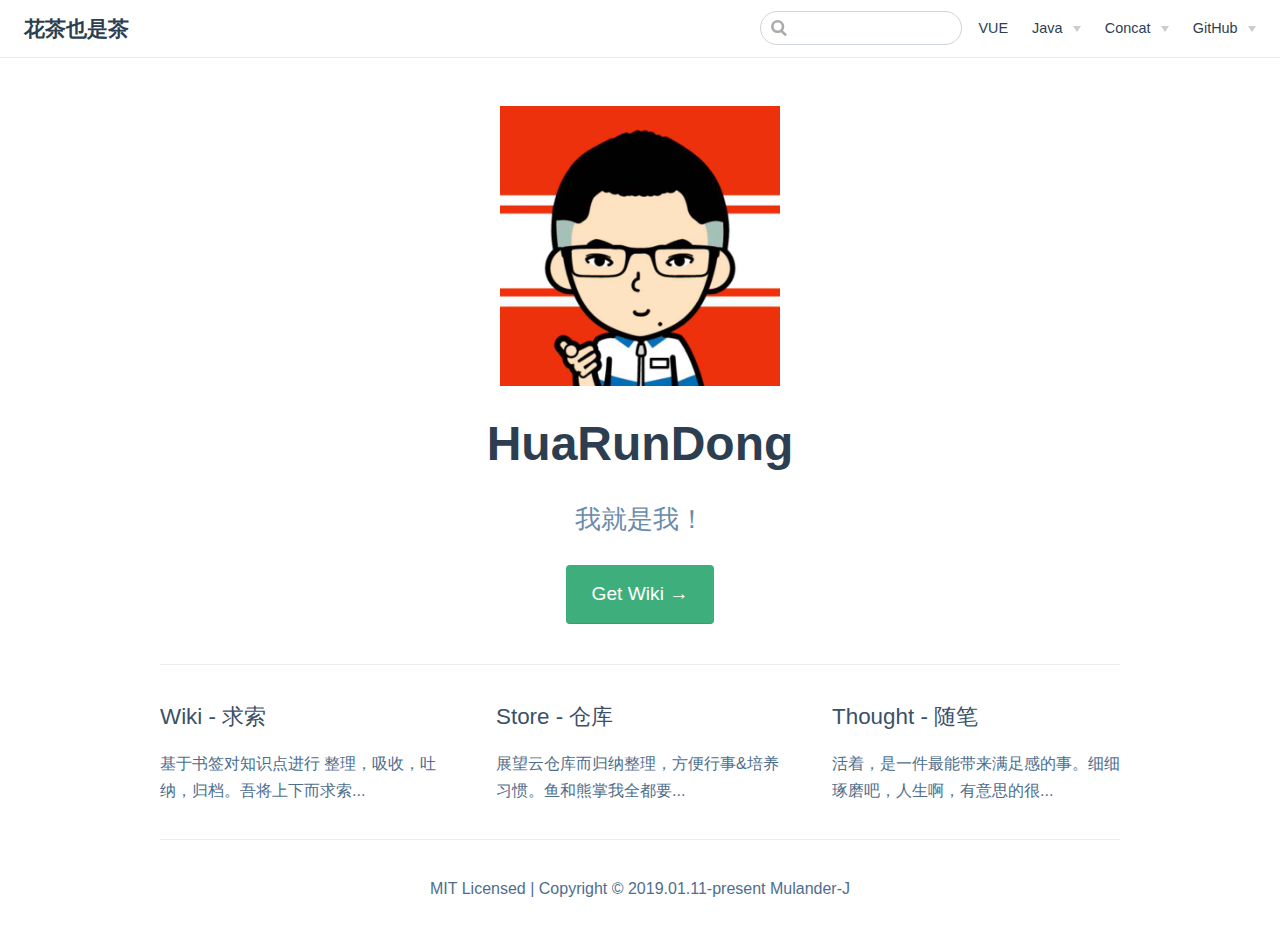
<file: index.html>
<!DOCTYPE html>
<html lang="en-US">
  <head>
    <meta charset="utf-8">
    <meta name="viewport" content="width=device-width,initial-scale=1">
    <title>花茶也是茶</title>
    <meta name="description" content="我的个人网站">
    <link rel="icon" href="/logo.jpg">
    
    <link rel="preload" href="/assets/css/0.styles.e9df883b.css" as="style"><link rel="preload" href="/assets/js/app.7acb0608.js" as="script"><link rel="preload" href="/assets/js/7.70a2078f.js" as="script"><link rel="prefetch" href="/assets/js/10.0c5d314a.js"><link rel="prefetch" href="/assets/js/11.f8d8f415.js"><link rel="prefetch" href="/assets/js/12.d1834915.js"><link rel="prefetch" href="/assets/js/13.d985c342.js"><link rel="prefetch" href="/assets/js/14.4e83a487.js"><link rel="prefetch" href="/assets/js/15.b6af3c66.js"><link rel="prefetch" href="/assets/js/2.947a5859.js"><link rel="prefetch" href="/assets/js/3.c9c623f0.js"><link rel="prefetch" href="/assets/js/4.856195d9.js"><link rel="prefetch" href="/assets/js/5.6a72b9e2.js"><link rel="prefetch" href="/assets/js/6.9ac07028.js"><link rel="prefetch" href="/assets/js/8.436d16bf.js"><link rel="prefetch" href="/assets/js/9.0227f311.js">
    <link rel="stylesheet" href="/assets/css/0.styles.e9df883b.css">
  </head>
  <body>
    <div id="app" data-server-rendered="true"><div class="theme-container no-sidebar"><header class="navbar"><div class="sidebar-button"><svg xmlns="http://www.w3.org/2000/svg" aria-hidden="true" role="img" viewBox="0 0 448 512" class="icon"><path fill="currentColor" d="M436 124H12c-6.627 0-12-5.373-12-12V80c0-6.627 5.373-12 12-12h424c6.627 0 12 5.373 12 12v32c0 6.627-5.373 12-12 12zm0 160H12c-6.627 0-12-5.373-12-12v-32c0-6.627 5.373-12 12-12h424c6.627 0 12 5.373 12 12v32c0 6.627-5.373 12-12 12zm0 160H12c-6.627 0-12-5.373-12-12v-32c0-6.627 5.373-12 12-12h424c6.627 0 12 5.373 12 12v32c0 6.627-5.373 12-12 12z"></path></svg></div> <a href="/" class="home-link router-link-exact-active router-link-active"><!----> <span class="site-name">花茶也是茶</span></a> <div class="links" style="max-width:nullpx;"><div class="search-box"><input aria-label="Search" autocomplete="off" spellcheck="false" value=""> <!----></div> <nav class="nav-links can-hide"><div class="nav-item"><a href="/VUE/" class="nav-link">VUE</a></div><div class="nav-item"><div class="dropdown-wrapper"><a class="dropdown-title"><span class="title">Java</span> <span class="arrow right"></span></a> <ul class="nav-dropdown" style="display:none;"><li class="dropdown-item"><!----> <a href="/Java/SpringBoot/" class="nav-link">SpringBoot</a></li><li class="dropdown-item"><!----> <a href="/Java/Mybatis/" class="nav-link">Mybatis</a></li></ul></div></div><div class="nav-item"><div class="dropdown-wrapper"><a class="dropdown-title"><span class="title">Concat</span> <span class="arrow right"></span></a> <ul class="nav-dropdown" style="display:none;"><li class="dropdown-item"><!----> <a href="https://segmentfault.com/u/mulander" target="_blank" rel="noopener noreferrer" class="nav-link external">
  Segmentfault
  <svg xmlns="http://www.w3.org/2000/svg" aria-hidden="true" x="0px" y="0px" viewBox="0 0 100 100" width="15" height="15" class="icon outbound"><path fill="currentColor" d="M18.8,85.1h56l0,0c2.2,0,4-1.8,4-4v-32h-8v28h-48v-48h28v-8h-32l0,0c-2.2,0-4,1.8-4,4v56C14.8,83.3,16.6,85.1,18.8,85.1z"></path> <polygon fill="currentColor" points="45.7,48.7 51.3,54.3 77.2,28.5 77.2,37.2 85.2,37.2 85.2,14.9 62.8,14.9 62.8,22.9 71.5,22.9"></polygon></svg></a></li></ul></div></div><div class="nav-item"><div class="dropdown-wrapper"><a class="dropdown-title"><span class="title">GitHub</span> <span class="arrow right"></span></a> <ul class="nav-dropdown" style="display:none;"><li class="dropdown-item"><!----> <a href="https://github.com/huarundong" target="_blank" rel="noopener noreferrer" class="nav-link external">
  GitHub首页
  <svg xmlns="http://www.w3.org/2000/svg" aria-hidden="true" x="0px" y="0px" viewBox="0 0 100 100" width="15" height="15" class="icon outbound"><path fill="currentColor" d="M18.8,85.1h56l0,0c2.2,0,4-1.8,4-4v-32h-8v28h-48v-48h28v-8h-32l0,0c-2.2,0-4,1.8-4,4v56C14.8,83.3,16.6,85.1,18.8,85.1z"></path> <polygon fill="currentColor" points="45.7,48.7 51.3,54.3 77.2,28.5 77.2,37.2 85.2,37.2 85.2,14.9 62.8,14.9 62.8,22.9 71.5,22.9"></polygon></svg></a></li><li class="dropdown-item"><!----> <a href="https://mulander-j.github.io/island/code/html/index.html" target="_blank" rel="noopener noreferrer" class="nav-link external">
  Island
  <svg xmlns="http://www.w3.org/2000/svg" aria-hidden="true" x="0px" y="0px" viewBox="0 0 100 100" width="15" height="15" class="icon outbound"><path fill="currentColor" d="M18.8,85.1h56l0,0c2.2,0,4-1.8,4-4v-32h-8v28h-48v-48h28v-8h-32l0,0c-2.2,0-4,1.8-4,4v56C14.8,83.3,16.6,85.1,18.8,85.1z"></path> <polygon fill="currentColor" points="45.7,48.7 51.3,54.3 77.2,28.5 77.2,37.2 85.2,37.2 85.2,14.9 62.8,14.9 62.8,22.9 71.5,22.9"></polygon></svg></a></li><li class="dropdown-item"><!----> <a href="https://mulander-j.github.io/timeWaster/demo/index.html#/" target="_blank" rel="noopener noreferrer" class="nav-link external">
  TimeWaster
  <svg xmlns="http://www.w3.org/2000/svg" aria-hidden="true" x="0px" y="0px" viewBox="0 0 100 100" width="15" height="15" class="icon outbound"><path fill="currentColor" d="M18.8,85.1h56l0,0c2.2,0,4-1.8,4-4v-32h-8v28h-48v-48h28v-8h-32l0,0c-2.2,0-4,1.8-4,4v56C14.8,83.3,16.6,85.1,18.8,85.1z"></path> <polygon fill="currentColor" points="45.7,48.7 51.3,54.3 77.2,28.5 77.2,37.2 85.2,37.2 85.2,14.9 62.8,14.9 62.8,22.9 71.5,22.9"></polygon></svg></a></li></ul></div></div> <!----></nav></div></header> <div class="sidebar-mask"></div> <div class="sidebar"><nav class="nav-links"><div class="nav-item"><a href="/VUE/" class="nav-link">VUE</a></div><div class="nav-item"><div class="dropdown-wrapper"><a class="dropdown-title"><span class="title">Java</span> <span class="arrow right"></span></a> <ul class="nav-dropdown" style="display:none;"><li class="dropdown-item"><!----> <a href="/Java/SpringBoot/" class="nav-link">SpringBoot</a></li><li class="dropdown-item"><!----> <a href="/Java/Mybatis/" class="nav-link">Mybatis</a></li></ul></div></div><div class="nav-item"><div class="dropdown-wrapper"><a class="dropdown-title"><span class="title">Concat</span> <span class="arrow right"></span></a> <ul class="nav-dropdown" style="display:none;"><li class="dropdown-item"><!----> <a href="https://segmentfault.com/u/mulander" target="_blank" rel="noopener noreferrer" class="nav-link external">
  Segmentfault
  <svg xmlns="http://www.w3.org/2000/svg" aria-hidden="true" x="0px" y="0px" viewBox="0 0 100 100" width="15" height="15" class="icon outbound"><path fill="currentColor" d="M18.8,85.1h56l0,0c2.2,0,4-1.8,4-4v-32h-8v28h-48v-48h28v-8h-32l0,0c-2.2,0-4,1.8-4,4v56C14.8,83.3,16.6,85.1,18.8,85.1z"></path> <polygon fill="currentColor" points="45.7,48.7 51.3,54.3 77.2,28.5 77.2,37.2 85.2,37.2 85.2,14.9 62.8,14.9 62.8,22.9 71.5,22.9"></polygon></svg></a></li></ul></div></div><div class="nav-item"><div class="dropdown-wrapper"><a class="dropdown-title"><span class="title">GitHub</span> <span class="arrow right"></span></a> <ul class="nav-dropdown" style="display:none;"><li class="dropdown-item"><!----> <a href="https://github.com/huarundong" target="_blank" rel="noopener noreferrer" class="nav-link external">
  GitHub首页
  <svg xmlns="http://www.w3.org/2000/svg" aria-hidden="true" x="0px" y="0px" viewBox="0 0 100 100" width="15" height="15" class="icon outbound"><path fill="currentColor" d="M18.8,85.1h56l0,0c2.2,0,4-1.8,4-4v-32h-8v28h-48v-48h28v-8h-32l0,0c-2.2,0-4,1.8-4,4v56C14.8,83.3,16.6,85.1,18.8,85.1z"></path> <polygon fill="currentColor" points="45.7,48.7 51.3,54.3 77.2,28.5 77.2,37.2 85.2,37.2 85.2,14.9 62.8,14.9 62.8,22.9 71.5,22.9"></polygon></svg></a></li><li class="dropdown-item"><!----> <a href="https://mulander-j.github.io/island/code/html/index.html" target="_blank" rel="noopener noreferrer" class="nav-link external">
  Island
  <svg xmlns="http://www.w3.org/2000/svg" aria-hidden="true" x="0px" y="0px" viewBox="0 0 100 100" width="15" height="15" class="icon outbound"><path fill="currentColor" d="M18.8,85.1h56l0,0c2.2,0,4-1.8,4-4v-32h-8v28h-48v-48h28v-8h-32l0,0c-2.2,0-4,1.8-4,4v56C14.8,83.3,16.6,85.1,18.8,85.1z"></path> <polygon fill="currentColor" points="45.7,48.7 51.3,54.3 77.2,28.5 77.2,37.2 85.2,37.2 85.2,14.9 62.8,14.9 62.8,22.9 71.5,22.9"></polygon></svg></a></li><li class="dropdown-item"><!----> <a href="https://mulander-j.github.io/timeWaster/demo/index.html#/" target="_blank" rel="noopener noreferrer" class="nav-link external">
  TimeWaster
  <svg xmlns="http://www.w3.org/2000/svg" aria-hidden="true" x="0px" y="0px" viewBox="0 0 100 100" width="15" height="15" class="icon outbound"><path fill="currentColor" d="M18.8,85.1h56l0,0c2.2,0,4-1.8,4-4v-32h-8v28h-48v-48h28v-8h-32l0,0c-2.2,0-4,1.8-4,4v56C14.8,83.3,16.6,85.1,18.8,85.1z"></path> <polygon fill="currentColor" points="45.7,48.7 51.3,54.3 77.2,28.5 77.2,37.2 85.2,37.2 85.2,14.9 62.8,14.9 62.8,22.9 71.5,22.9"></polygon></svg></a></li></ul></div></div> <!----></nav>  <!----> </div> <div class="home"><div class="hero"><img src="/img/logo.jpg" alt="hero"> <h1>HuaRunDong</h1> <p class="description">
      我就是我！
    </p> <p class="action"><a href="/FAQ/" class="nav-link action-button">Get Wiki →</a></p></div> <div class="features"><div class="feature"><h2>Wiki - 求索</h2> <p>基于书签对知识点进行 整理，吸收，吐纳，归档。吾将上下而求索...</p></div><div class="feature"><h2>Store - 仓库</h2> <p>展望云仓库而归纳整理，方便行事&amp;培养习惯。鱼和熊掌我全都要...</p></div><div class="feature"><h2>Thought - 随笔</h2> <p>活着，是一件最能带来满足感的事。细细琢磨吧，人生啊，有意思的很...</p></div></div> <div class="content custom"></div> <div class="footer">
    MIT Licensed | Copyright © 2019.01.11-present Mulander-J
  </div></div> <!----></div></div>
    <script src="/assets/js/app.7acb0608.js" defer></script><script src="/assets/js/7.70a2078f.js" defer></script>
  </body>
</html>
</file>
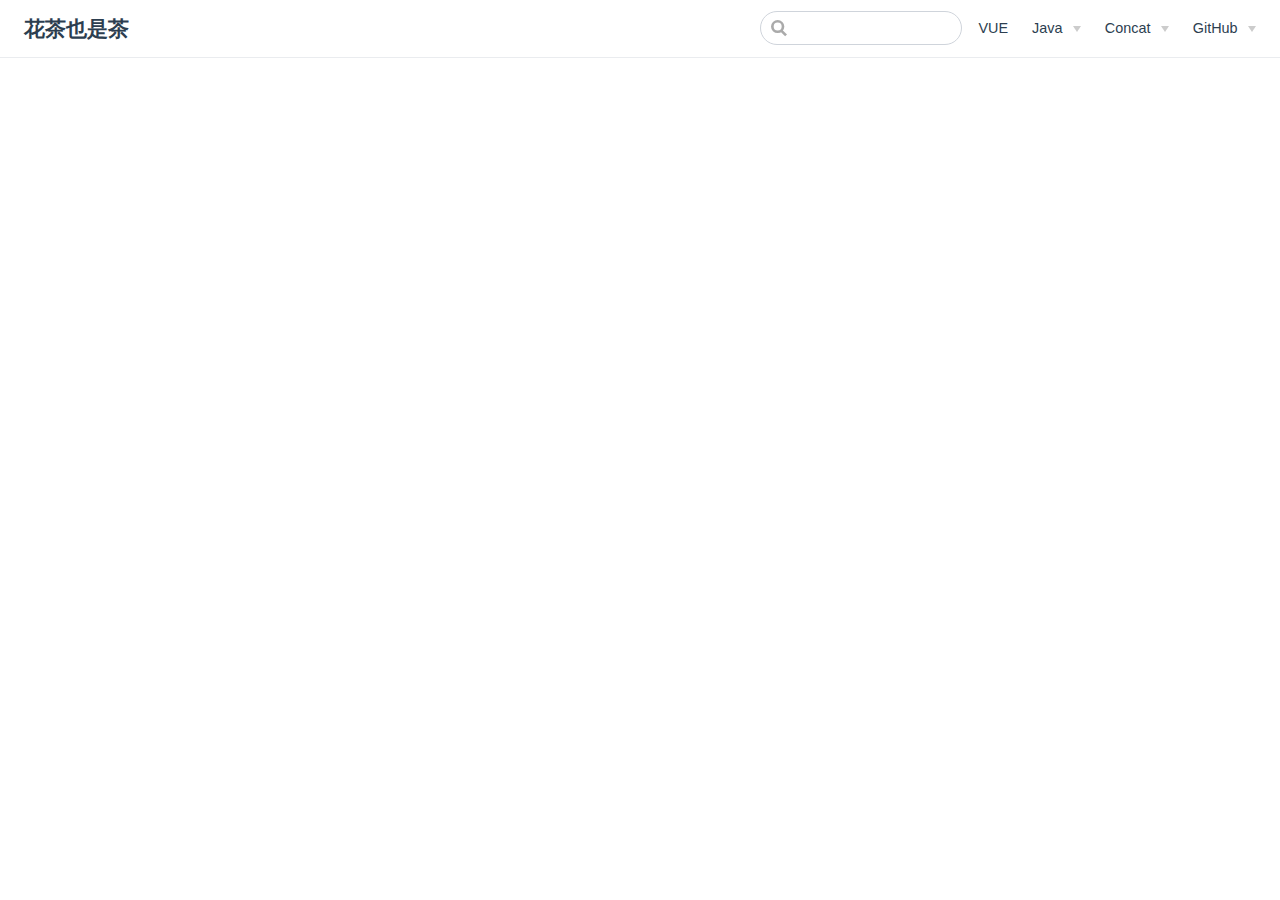
<file: Java/index.html>
<!DOCTYPE html>
<html lang="en-US">
  <head>
    <meta charset="utf-8">
    <meta name="viewport" content="width=device-width,initial-scale=1">
    <title>花茶也是茶</title>
    <meta name="description" content="我的个人网站">
    <link rel="icon" href="/logo.jpg">
    
    <link rel="preload" href="/assets/css/0.styles.e9df883b.css" as="style"><link rel="preload" href="/assets/js/app.7acb0608.js" as="script"><link rel="preload" href="/assets/js/4.856195d9.js" as="script"><link rel="prefetch" href="/assets/js/10.0c5d314a.js"><link rel="prefetch" href="/assets/js/11.f8d8f415.js"><link rel="prefetch" href="/assets/js/12.d1834915.js"><link rel="prefetch" href="/assets/js/13.d985c342.js"><link rel="prefetch" href="/assets/js/14.4e83a487.js"><link rel="prefetch" href="/assets/js/15.b6af3c66.js"><link rel="prefetch" href="/assets/js/2.947a5859.js"><link rel="prefetch" href="/assets/js/3.c9c623f0.js"><link rel="prefetch" href="/assets/js/5.6a72b9e2.js"><link rel="prefetch" href="/assets/js/6.9ac07028.js"><link rel="prefetch" href="/assets/js/7.70a2078f.js"><link rel="prefetch" href="/assets/js/8.436d16bf.js"><link rel="prefetch" href="/assets/js/9.0227f311.js">
    <link rel="stylesheet" href="/assets/css/0.styles.e9df883b.css">
  </head>
  <body>
    <div id="app" data-server-rendered="true"><div class="theme-container no-sidebar"><header class="navbar"><div class="sidebar-button"><svg xmlns="http://www.w3.org/2000/svg" aria-hidden="true" role="img" viewBox="0 0 448 512" class="icon"><path fill="currentColor" d="M436 124H12c-6.627 0-12-5.373-12-12V80c0-6.627 5.373-12 12-12h424c6.627 0 12 5.373 12 12v32c0 6.627-5.373 12-12 12zm0 160H12c-6.627 0-12-5.373-12-12v-32c0-6.627 5.373-12 12-12h424c6.627 0 12 5.373 12 12v32c0 6.627-5.373 12-12 12zm0 160H12c-6.627 0-12-5.373-12-12v-32c0-6.627 5.373-12 12-12h424c6.627 0 12 5.373 12 12v32c0 6.627-5.373 12-12 12z"></path></svg></div> <a href="/" class="home-link router-link-active"><!----> <span class="site-name">花茶也是茶</span></a> <div class="links" style="max-width:nullpx;"><div class="search-box"><input aria-label="Search" autocomplete="off" spellcheck="false" value=""> <!----></div> <nav class="nav-links can-hide"><div class="nav-item"><a href="/VUE/" class="nav-link">VUE</a></div><div class="nav-item"><div class="dropdown-wrapper"><a class="dropdown-title"><span class="title">Java</span> <span class="arrow right"></span></a> <ul class="nav-dropdown" style="display:none;"><li class="dropdown-item"><!----> <a href="/Java/SpringBoot/" class="nav-link">SpringBoot</a></li><li class="dropdown-item"><!----> <a href="/Java/Mybatis/" class="nav-link">Mybatis</a></li></ul></div></div><div class="nav-item"><div class="dropdown-wrapper"><a class="dropdown-title"><span class="title">Concat</span> <span class="arrow right"></span></a> <ul class="nav-dropdown" style="display:none;"><li class="dropdown-item"><!----> <a href="https://segmentfault.com/u/mulander" target="_blank" rel="noopener noreferrer" class="nav-link external">
  Segmentfault
  <svg xmlns="http://www.w3.org/2000/svg" aria-hidden="true" x="0px" y="0px" viewBox="0 0 100 100" width="15" height="15" class="icon outbound"><path fill="currentColor" d="M18.8,85.1h56l0,0c2.2,0,4-1.8,4-4v-32h-8v28h-48v-48h28v-8h-32l0,0c-2.2,0-4,1.8-4,4v56C14.8,83.3,16.6,85.1,18.8,85.1z"></path> <polygon fill="currentColor" points="45.7,48.7 51.3,54.3 77.2,28.5 77.2,37.2 85.2,37.2 85.2,14.9 62.8,14.9 62.8,22.9 71.5,22.9"></polygon></svg></a></li></ul></div></div><div class="nav-item"><div class="dropdown-wrapper"><a class="dropdown-title"><span class="title">GitHub</span> <span class="arrow right"></span></a> <ul class="nav-dropdown" style="display:none;"><li class="dropdown-item"><!----> <a href="https://github.com/huarundong" target="_blank" rel="noopener noreferrer" class="nav-link external">
  GitHub首页
  <svg xmlns="http://www.w3.org/2000/svg" aria-hidden="true" x="0px" y="0px" viewBox="0 0 100 100" width="15" height="15" class="icon outbound"><path fill="currentColor" d="M18.8,85.1h56l0,0c2.2,0,4-1.8,4-4v-32h-8v28h-48v-48h28v-8h-32l0,0c-2.2,0-4,1.8-4,4v56C14.8,83.3,16.6,85.1,18.8,85.1z"></path> <polygon fill="currentColor" points="45.7,48.7 51.3,54.3 77.2,28.5 77.2,37.2 85.2,37.2 85.2,14.9 62.8,14.9 62.8,22.9 71.5,22.9"></polygon></svg></a></li><li class="dropdown-item"><!----> <a href="https://mulander-j.github.io/island/code/html/index.html" target="_blank" rel="noopener noreferrer" class="nav-link external">
  Island
  <svg xmlns="http://www.w3.org/2000/svg" aria-hidden="true" x="0px" y="0px" viewBox="0 0 100 100" width="15" height="15" class="icon outbound"><path fill="currentColor" d="M18.8,85.1h56l0,0c2.2,0,4-1.8,4-4v-32h-8v28h-48v-48h28v-8h-32l0,0c-2.2,0-4,1.8-4,4v56C14.8,83.3,16.6,85.1,18.8,85.1z"></path> <polygon fill="currentColor" points="45.7,48.7 51.3,54.3 77.2,28.5 77.2,37.2 85.2,37.2 85.2,14.9 62.8,14.9 62.8,22.9 71.5,22.9"></polygon></svg></a></li><li class="dropdown-item"><!----> <a href="https://mulander-j.github.io/timeWaster/demo/index.html#/" target="_blank" rel="noopener noreferrer" class="nav-link external">
  TimeWaster
  <svg xmlns="http://www.w3.org/2000/svg" aria-hidden="true" x="0px" y="0px" viewBox="0 0 100 100" width="15" height="15" class="icon outbound"><path fill="currentColor" d="M18.8,85.1h56l0,0c2.2,0,4-1.8,4-4v-32h-8v28h-48v-48h28v-8h-32l0,0c-2.2,0-4,1.8-4,4v56C14.8,83.3,16.6,85.1,18.8,85.1z"></path> <polygon fill="currentColor" points="45.7,48.7 51.3,54.3 77.2,28.5 77.2,37.2 85.2,37.2 85.2,14.9 62.8,14.9 62.8,22.9 71.5,22.9"></polygon></svg></a></li></ul></div></div> <!----></nav></div></header> <div class="sidebar-mask"></div> <div class="sidebar"><nav class="nav-links"><div class="nav-item"><a href="/VUE/" class="nav-link">VUE</a></div><div class="nav-item"><div class="dropdown-wrapper"><a class="dropdown-title"><span class="title">Java</span> <span class="arrow right"></span></a> <ul class="nav-dropdown" style="display:none;"><li class="dropdown-item"><!----> <a href="/Java/SpringBoot/" class="nav-link">SpringBoot</a></li><li class="dropdown-item"><!----> <a href="/Java/Mybatis/" class="nav-link">Mybatis</a></li></ul></div></div><div class="nav-item"><div class="dropdown-wrapper"><a class="dropdown-title"><span class="title">Concat</span> <span class="arrow right"></span></a> <ul class="nav-dropdown" style="display:none;"><li class="dropdown-item"><!----> <a href="https://segmentfault.com/u/mulander" target="_blank" rel="noopener noreferrer" class="nav-link external">
  Segmentfault
  <svg xmlns="http://www.w3.org/2000/svg" aria-hidden="true" x="0px" y="0px" viewBox="0 0 100 100" width="15" height="15" class="icon outbound"><path fill="currentColor" d="M18.8,85.1h56l0,0c2.2,0,4-1.8,4-4v-32h-8v28h-48v-48h28v-8h-32l0,0c-2.2,0-4,1.8-4,4v56C14.8,83.3,16.6,85.1,18.8,85.1z"></path> <polygon fill="currentColor" points="45.7,48.7 51.3,54.3 77.2,28.5 77.2,37.2 85.2,37.2 85.2,14.9 62.8,14.9 62.8,22.9 71.5,22.9"></polygon></svg></a></li></ul></div></div><div class="nav-item"><div class="dropdown-wrapper"><a class="dropdown-title"><span class="title">GitHub</span> <span class="arrow right"></span></a> <ul class="nav-dropdown" style="display:none;"><li class="dropdown-item"><!----> <a href="https://github.com/huarundong" target="_blank" rel="noopener noreferrer" class="nav-link external">
  GitHub首页
  <svg xmlns="http://www.w3.org/2000/svg" aria-hidden="true" x="0px" y="0px" viewBox="0 0 100 100" width="15" height="15" class="icon outbound"><path fill="currentColor" d="M18.8,85.1h56l0,0c2.2,0,4-1.8,4-4v-32h-8v28h-48v-48h28v-8h-32l0,0c-2.2,0-4,1.8-4,4v56C14.8,83.3,16.6,85.1,18.8,85.1z"></path> <polygon fill="currentColor" points="45.7,48.7 51.3,54.3 77.2,28.5 77.2,37.2 85.2,37.2 85.2,14.9 62.8,14.9 62.8,22.9 71.5,22.9"></polygon></svg></a></li><li class="dropdown-item"><!----> <a href="https://mulander-j.github.io/island/code/html/index.html" target="_blank" rel="noopener noreferrer" class="nav-link external">
  Island
  <svg xmlns="http://www.w3.org/2000/svg" aria-hidden="true" x="0px" y="0px" viewBox="0 0 100 100" width="15" height="15" class="icon outbound"><path fill="currentColor" d="M18.8,85.1h56l0,0c2.2,0,4-1.8,4-4v-32h-8v28h-48v-48h28v-8h-32l0,0c-2.2,0-4,1.8-4,4v56C14.8,83.3,16.6,85.1,18.8,85.1z"></path> <polygon fill="currentColor" points="45.7,48.7 51.3,54.3 77.2,28.5 77.2,37.2 85.2,37.2 85.2,14.9 62.8,14.9 62.8,22.9 71.5,22.9"></polygon></svg></a></li><li class="dropdown-item"><!----> <a href="https://mulander-j.github.io/timeWaster/demo/index.html#/" target="_blank" rel="noopener noreferrer" class="nav-link external">
  TimeWaster
  <svg xmlns="http://www.w3.org/2000/svg" aria-hidden="true" x="0px" y="0px" viewBox="0 0 100 100" width="15" height="15" class="icon outbound"><path fill="currentColor" d="M18.8,85.1h56l0,0c2.2,0,4-1.8,4-4v-32h-8v28h-48v-48h28v-8h-32l0,0c-2.2,0-4,1.8-4,4v56C14.8,83.3,16.6,85.1,18.8,85.1z"></path> <polygon fill="currentColor" points="45.7,48.7 51.3,54.3 77.2,28.5 77.2,37.2 85.2,37.2 85.2,14.9 62.8,14.9 62.8,22.9 71.5,22.9"></polygon></svg></a></li></ul></div></div> <!----></nav>  <!----> </div> <div class="page"> <div class="content"></div> <div class="page-edit"><!----> <!----></div> <!----> </div> <!----></div></div>
    <script src="/assets/js/app.7acb0608.js" defer></script><script src="/assets/js/4.856195d9.js" defer></script>
  </body>
</html>
</file>
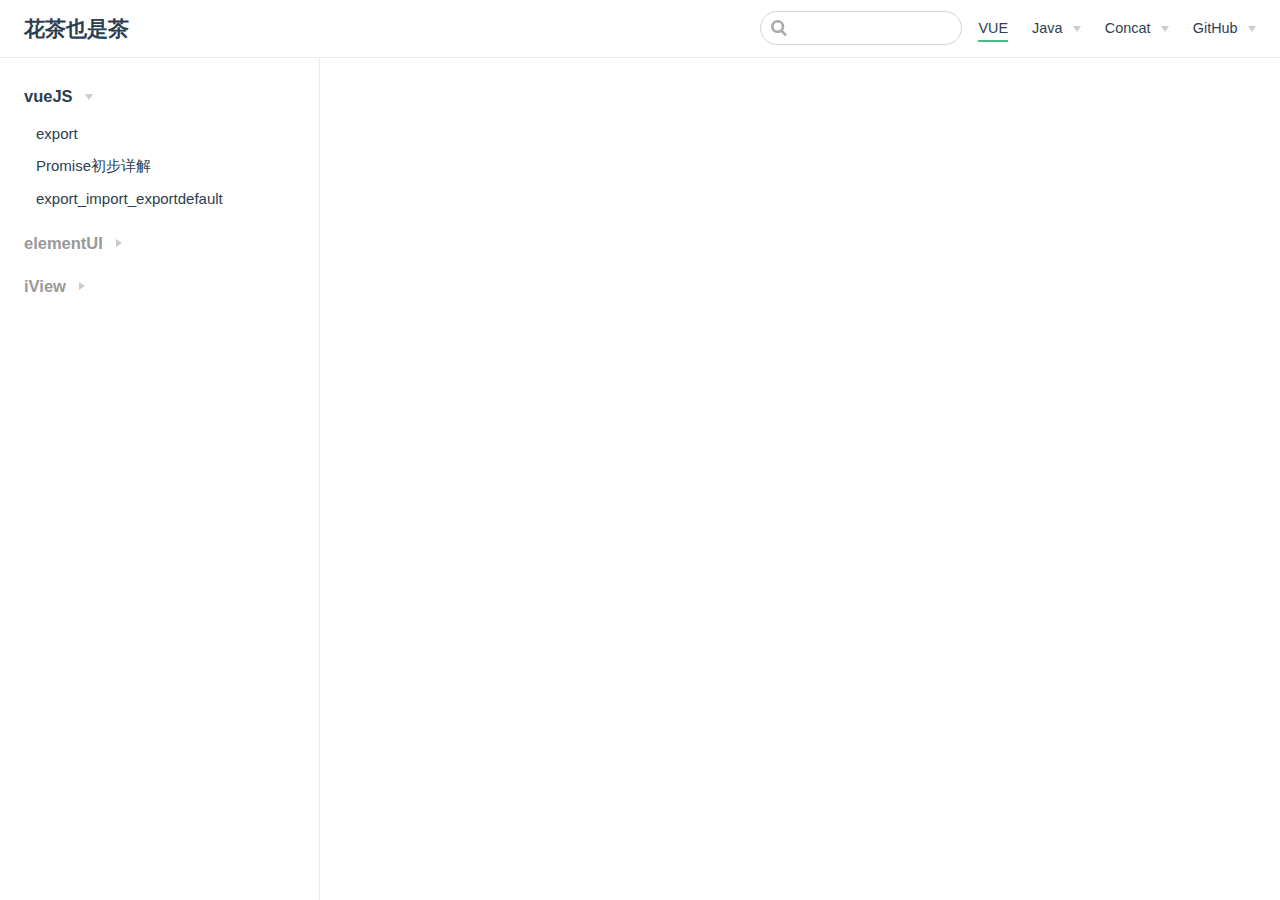
<file: VUE/index.html>
<!DOCTYPE html>
<html lang="en-US">
  <head>
    <meta charset="utf-8">
    <meta name="viewport" content="width=device-width,initial-scale=1">
    <title>花茶也是茶</title>
    <meta name="description" content="我的个人网站">
    <link rel="icon" href="/logo.jpg">
    
    <link rel="preload" href="/assets/css/0.styles.e9df883b.css" as="style"><link rel="preload" href="/assets/js/app.7acb0608.js" as="script"><link rel="preload" href="/assets/js/8.436d16bf.js" as="script"><link rel="prefetch" href="/assets/js/10.0c5d314a.js"><link rel="prefetch" href="/assets/js/11.f8d8f415.js"><link rel="prefetch" href="/assets/js/12.d1834915.js"><link rel="prefetch" href="/assets/js/13.d985c342.js"><link rel="prefetch" href="/assets/js/14.4e83a487.js"><link rel="prefetch" href="/assets/js/15.b6af3c66.js"><link rel="prefetch" href="/assets/js/2.947a5859.js"><link rel="prefetch" href="/assets/js/3.c9c623f0.js"><link rel="prefetch" href="/assets/js/4.856195d9.js"><link rel="prefetch" href="/assets/js/5.6a72b9e2.js"><link rel="prefetch" href="/assets/js/6.9ac07028.js"><link rel="prefetch" href="/assets/js/7.70a2078f.js"><link rel="prefetch" href="/assets/js/9.0227f311.js">
    <link rel="stylesheet" href="/assets/css/0.styles.e9df883b.css">
  </head>
  <body>
    <div id="app" data-server-rendered="true"><div class="theme-container"><header class="navbar"><div class="sidebar-button"><svg xmlns="http://www.w3.org/2000/svg" aria-hidden="true" role="img" viewBox="0 0 448 512" class="icon"><path fill="currentColor" d="M436 124H12c-6.627 0-12-5.373-12-12V80c0-6.627 5.373-12 12-12h424c6.627 0 12 5.373 12 12v32c0 6.627-5.373 12-12 12zm0 160H12c-6.627 0-12-5.373-12-12v-32c0-6.627 5.373-12 12-12h424c6.627 0 12 5.373 12 12v32c0 6.627-5.373 12-12 12zm0 160H12c-6.627 0-12-5.373-12-12v-32c0-6.627 5.373-12 12-12h424c6.627 0 12 5.373 12 12v32c0 6.627-5.373 12-12 12z"></path></svg></div> <a href="/" class="home-link router-link-active"><!----> <span class="site-name">花茶也是茶</span></a> <div class="links" style="max-width:nullpx;"><div class="search-box"><input aria-label="Search" autocomplete="off" spellcheck="false" value=""> <!----></div> <nav class="nav-links can-hide"><div class="nav-item"><a href="/VUE/" class="nav-link router-link-exact-active router-link-active">VUE</a></div><div class="nav-item"><div class="dropdown-wrapper"><a class="dropdown-title"><span class="title">Java</span> <span class="arrow right"></span></a> <ul class="nav-dropdown" style="display:none;"><li class="dropdown-item"><!----> <a href="/Java/SpringBoot/" class="nav-link">SpringBoot</a></li><li class="dropdown-item"><!----> <a href="/Java/Mybatis/" class="nav-link">Mybatis</a></li></ul></div></div><div class="nav-item"><div class="dropdown-wrapper"><a class="dropdown-title"><span class="title">Concat</span> <span class="arrow right"></span></a> <ul class="nav-dropdown" style="display:none;"><li class="dropdown-item"><!----> <a href="https://segmentfault.com/u/mulander" target="_blank" rel="noopener noreferrer" class="nav-link external">
  Segmentfault
  <svg xmlns="http://www.w3.org/2000/svg" aria-hidden="true" x="0px" y="0px" viewBox="0 0 100 100" width="15" height="15" class="icon outbound"><path fill="currentColor" d="M18.8,85.1h56l0,0c2.2,0,4-1.8,4-4v-32h-8v28h-48v-48h28v-8h-32l0,0c-2.2,0-4,1.8-4,4v56C14.8,83.3,16.6,85.1,18.8,85.1z"></path> <polygon fill="currentColor" points="45.7,48.7 51.3,54.3 77.2,28.5 77.2,37.2 85.2,37.2 85.2,14.9 62.8,14.9 62.8,22.9 71.5,22.9"></polygon></svg></a></li></ul></div></div><div class="nav-item"><div class="dropdown-wrapper"><a class="dropdown-title"><span class="title">GitHub</span> <span class="arrow right"></span></a> <ul class="nav-dropdown" style="display:none;"><li class="dropdown-item"><!----> <a href="https://github.com/huarundong" target="_blank" rel="noopener noreferrer" class="nav-link external">
  GitHub首页
  <svg xmlns="http://www.w3.org/2000/svg" aria-hidden="true" x="0px" y="0px" viewBox="0 0 100 100" width="15" height="15" class="icon outbound"><path fill="currentColor" d="M18.8,85.1h56l0,0c2.2,0,4-1.8,4-4v-32h-8v28h-48v-48h28v-8h-32l0,0c-2.2,0-4,1.8-4,4v56C14.8,83.3,16.6,85.1,18.8,85.1z"></path> <polygon fill="currentColor" points="45.7,48.7 51.3,54.3 77.2,28.5 77.2,37.2 85.2,37.2 85.2,14.9 62.8,14.9 62.8,22.9 71.5,22.9"></polygon></svg></a></li><li class="dropdown-item"><!----> <a href="https://mulander-j.github.io/island/code/html/index.html" target="_blank" rel="noopener noreferrer" class="nav-link external">
  Island
  <svg xmlns="http://www.w3.org/2000/svg" aria-hidden="true" x="0px" y="0px" viewBox="0 0 100 100" width="15" height="15" class="icon outbound"><path fill="currentColor" d="M18.8,85.1h56l0,0c2.2,0,4-1.8,4-4v-32h-8v28h-48v-48h28v-8h-32l0,0c-2.2,0-4,1.8-4,4v56C14.8,83.3,16.6,85.1,18.8,85.1z"></path> <polygon fill="currentColor" points="45.7,48.7 51.3,54.3 77.2,28.5 77.2,37.2 85.2,37.2 85.2,14.9 62.8,14.9 62.8,22.9 71.5,22.9"></polygon></svg></a></li><li class="dropdown-item"><!----> <a href="https://mulander-j.github.io/timeWaster/demo/index.html#/" target="_blank" rel="noopener noreferrer" class="nav-link external">
  TimeWaster
  <svg xmlns="http://www.w3.org/2000/svg" aria-hidden="true" x="0px" y="0px" viewBox="0 0 100 100" width="15" height="15" class="icon outbound"><path fill="currentColor" d="M18.8,85.1h56l0,0c2.2,0,4-1.8,4-4v-32h-8v28h-48v-48h28v-8h-32l0,0c-2.2,0-4,1.8-4,4v56C14.8,83.3,16.6,85.1,18.8,85.1z"></path> <polygon fill="currentColor" points="45.7,48.7 51.3,54.3 77.2,28.5 77.2,37.2 85.2,37.2 85.2,14.9 62.8,14.9 62.8,22.9 71.5,22.9"></polygon></svg></a></li></ul></div></div> <!----></nav></div></header> <div class="sidebar-mask"></div> <div class="sidebar"><nav class="nav-links"><div class="nav-item"><a href="/VUE/" class="nav-link router-link-exact-active router-link-active">VUE</a></div><div class="nav-item"><div class="dropdown-wrapper"><a class="dropdown-title"><span class="title">Java</span> <span class="arrow right"></span></a> <ul class="nav-dropdown" style="display:none;"><li class="dropdown-item"><!----> <a href="/Java/SpringBoot/" class="nav-link">SpringBoot</a></li><li class="dropdown-item"><!----> <a href="/Java/Mybatis/" class="nav-link">Mybatis</a></li></ul></div></div><div class="nav-item"><div class="dropdown-wrapper"><a class="dropdown-title"><span class="title">Concat</span> <span class="arrow right"></span></a> <ul class="nav-dropdown" style="display:none;"><li class="dropdown-item"><!----> <a href="https://segmentfault.com/u/mulander" target="_blank" rel="noopener noreferrer" class="nav-link external">
  Segmentfault
  <svg xmlns="http://www.w3.org/2000/svg" aria-hidden="true" x="0px" y="0px" viewBox="0 0 100 100" width="15" height="15" class="icon outbound"><path fill="currentColor" d="M18.8,85.1h56l0,0c2.2,0,4-1.8,4-4v-32h-8v28h-48v-48h28v-8h-32l0,0c-2.2,0-4,1.8-4,4v56C14.8,83.3,16.6,85.1,18.8,85.1z"></path> <polygon fill="currentColor" points="45.7,48.7 51.3,54.3 77.2,28.5 77.2,37.2 85.2,37.2 85.2,14.9 62.8,14.9 62.8,22.9 71.5,22.9"></polygon></svg></a></li></ul></div></div><div class="nav-item"><div class="dropdown-wrapper"><a class="dropdown-title"><span class="title">GitHub</span> <span class="arrow right"></span></a> <ul class="nav-dropdown" style="display:none;"><li class="dropdown-item"><!----> <a href="https://github.com/huarundong" target="_blank" rel="noopener noreferrer" class="nav-link external">
  GitHub首页
  <svg xmlns="http://www.w3.org/2000/svg" aria-hidden="true" x="0px" y="0px" viewBox="0 0 100 100" width="15" height="15" class="icon outbound"><path fill="currentColor" d="M18.8,85.1h56l0,0c2.2,0,4-1.8,4-4v-32h-8v28h-48v-48h28v-8h-32l0,0c-2.2,0-4,1.8-4,4v56C14.8,83.3,16.6,85.1,18.8,85.1z"></path> <polygon fill="currentColor" points="45.7,48.7 51.3,54.3 77.2,28.5 77.2,37.2 85.2,37.2 85.2,14.9 62.8,14.9 62.8,22.9 71.5,22.9"></polygon></svg></a></li><li class="dropdown-item"><!----> <a href="https://mulander-j.github.io/island/code/html/index.html" target="_blank" rel="noopener noreferrer" class="nav-link external">
  Island
  <svg xmlns="http://www.w3.org/2000/svg" aria-hidden="true" x="0px" y="0px" viewBox="0 0 100 100" width="15" height="15" class="icon outbound"><path fill="currentColor" d="M18.8,85.1h56l0,0c2.2,0,4-1.8,4-4v-32h-8v28h-48v-48h28v-8h-32l0,0c-2.2,0-4,1.8-4,4v56C14.8,83.3,16.6,85.1,18.8,85.1z"></path> <polygon fill="currentColor" points="45.7,48.7 51.3,54.3 77.2,28.5 77.2,37.2 85.2,37.2 85.2,14.9 62.8,14.9 62.8,22.9 71.5,22.9"></polygon></svg></a></li><li class="dropdown-item"><!----> <a href="https://mulander-j.github.io/timeWaster/demo/index.html#/" target="_blank" rel="noopener noreferrer" class="nav-link external">
  TimeWaster
  <svg xmlns="http://www.w3.org/2000/svg" aria-hidden="true" x="0px" y="0px" viewBox="0 0 100 100" width="15" height="15" class="icon outbound"><path fill="currentColor" d="M18.8,85.1h56l0,0c2.2,0,4-1.8,4-4v-32h-8v28h-48v-48h28v-8h-32l0,0c-2.2,0-4,1.8-4,4v56C14.8,83.3,16.6,85.1,18.8,85.1z"></path> <polygon fill="currentColor" points="45.7,48.7 51.3,54.3 77.2,28.5 77.2,37.2 85.2,37.2 85.2,14.9 62.8,14.9 62.8,22.9 71.5,22.9"></polygon></svg></a></li></ul></div></div> <!----></nav>  <ul class="sidebar-links"><li><div class="sidebar-group first collapsable"><p class="sidebar-heading open"><span>vueJS</span> <span class="arrow down"></span></p> <ul class="sidebar-group-items"><li><a href="/VUE/vueJS/export.html" class="sidebar-link">export</a></li><li><a href="/VUE/vueJS/Promise初步详解.html" class="sidebar-link">Promise初步详解</a></li><li><a href="/VUE/vueJS/export_import_exportdefault.html" class="sidebar-link">export_import_exportdefault</a></li></ul></div></li><li><div class="sidebar-group collapsable"><p class="sidebar-heading"><span>elementUI</span> <span class="arrow right"></span></p> <!----></div></li><li><div class="sidebar-group collapsable"><p class="sidebar-heading"><span>iView</span> <span class="arrow right"></span></p> <!----></div></li></ul> </div> <div class="page"> <div class="content"></div> <div class="page-edit"><!----> <!----></div> <!----> </div> <!----></div></div>
    <script src="/assets/js/app.7acb0608.js" defer></script><script src="/assets/js/8.436d16bf.js" defer></script>
  </body>
</html>
</file>
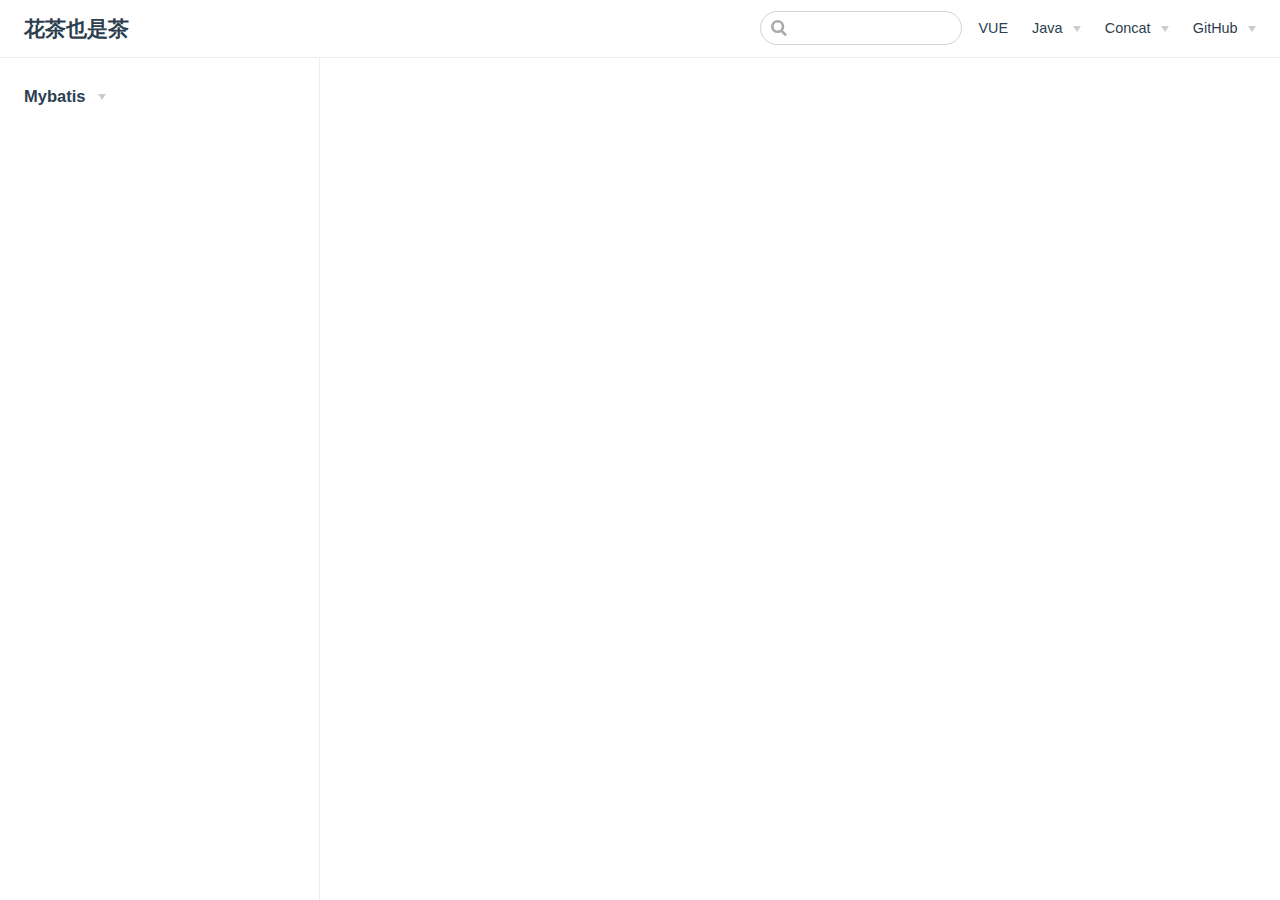
<file: Java/Mybatis/index.html>
<!DOCTYPE html>
<html lang="en-US">
  <head>
    <meta charset="utf-8">
    <meta name="viewport" content="width=device-width,initial-scale=1">
    <title>花茶也是茶</title>
    <meta name="description" content="我的个人网站">
    <link rel="icon" href="/logo.jpg">
    
    <link rel="preload" href="/assets/css/0.styles.e9df883b.css" as="style"><link rel="preload" href="/assets/js/app.7acb0608.js" as="script"><link rel="preload" href="/assets/js/3.c9c623f0.js" as="script"><link rel="prefetch" href="/assets/js/10.0c5d314a.js"><link rel="prefetch" href="/assets/js/11.f8d8f415.js"><link rel="prefetch" href="/assets/js/12.d1834915.js"><link rel="prefetch" href="/assets/js/13.d985c342.js"><link rel="prefetch" href="/assets/js/14.4e83a487.js"><link rel="prefetch" href="/assets/js/15.b6af3c66.js"><link rel="prefetch" href="/assets/js/2.947a5859.js"><link rel="prefetch" href="/assets/js/4.856195d9.js"><link rel="prefetch" href="/assets/js/5.6a72b9e2.js"><link rel="prefetch" href="/assets/js/6.9ac07028.js"><link rel="prefetch" href="/assets/js/7.70a2078f.js"><link rel="prefetch" href="/assets/js/8.436d16bf.js"><link rel="prefetch" href="/assets/js/9.0227f311.js">
    <link rel="stylesheet" href="/assets/css/0.styles.e9df883b.css">
  </head>
  <body>
    <div id="app" data-server-rendered="true"><div class="theme-container"><header class="navbar"><div class="sidebar-button"><svg xmlns="http://www.w3.org/2000/svg" aria-hidden="true" role="img" viewBox="0 0 448 512" class="icon"><path fill="currentColor" d="M436 124H12c-6.627 0-12-5.373-12-12V80c0-6.627 5.373-12 12-12h424c6.627 0 12 5.373 12 12v32c0 6.627-5.373 12-12 12zm0 160H12c-6.627 0-12-5.373-12-12v-32c0-6.627 5.373-12 12-12h424c6.627 0 12 5.373 12 12v32c0 6.627-5.373 12-12 12zm0 160H12c-6.627 0-12-5.373-12-12v-32c0-6.627 5.373-12 12-12h424c6.627 0 12 5.373 12 12v32c0 6.627-5.373 12-12 12z"></path></svg></div> <a href="/" class="home-link router-link-active"><!----> <span class="site-name">花茶也是茶</span></a> <div class="links" style="max-width:nullpx;"><div class="search-box"><input aria-label="Search" autocomplete="off" spellcheck="false" value=""> <!----></div> <nav class="nav-links can-hide"><div class="nav-item"><a href="/VUE/" class="nav-link">VUE</a></div><div class="nav-item"><div class="dropdown-wrapper"><a class="dropdown-title"><span class="title">Java</span> <span class="arrow right"></span></a> <ul class="nav-dropdown" style="display:none;"><li class="dropdown-item"><!----> <a href="/Java/SpringBoot/" class="nav-link">SpringBoot</a></li><li class="dropdown-item"><!----> <a href="/Java/Mybatis/" class="nav-link router-link-exact-active router-link-active">Mybatis</a></li></ul></div></div><div class="nav-item"><div class="dropdown-wrapper"><a class="dropdown-title"><span class="title">Concat</span> <span class="arrow right"></span></a> <ul class="nav-dropdown" style="display:none;"><li class="dropdown-item"><!----> <a href="https://segmentfault.com/u/mulander" target="_blank" rel="noopener noreferrer" class="nav-link external">
  Segmentfault
  <svg xmlns="http://www.w3.org/2000/svg" aria-hidden="true" x="0px" y="0px" viewBox="0 0 100 100" width="15" height="15" class="icon outbound"><path fill="currentColor" d="M18.8,85.1h56l0,0c2.2,0,4-1.8,4-4v-32h-8v28h-48v-48h28v-8h-32l0,0c-2.2,0-4,1.8-4,4v56C14.8,83.3,16.6,85.1,18.8,85.1z"></path> <polygon fill="currentColor" points="45.7,48.7 51.3,54.3 77.2,28.5 77.2,37.2 85.2,37.2 85.2,14.9 62.8,14.9 62.8,22.9 71.5,22.9"></polygon></svg></a></li></ul></div></div><div class="nav-item"><div class="dropdown-wrapper"><a class="dropdown-title"><span class="title">GitHub</span> <span class="arrow right"></span></a> <ul class="nav-dropdown" style="display:none;"><li class="dropdown-item"><!----> <a href="https://github.com/huarundong" target="_blank" rel="noopener noreferrer" class="nav-link external">
  GitHub首页
  <svg xmlns="http://www.w3.org/2000/svg" aria-hidden="true" x="0px" y="0px" viewBox="0 0 100 100" width="15" height="15" class="icon outbound"><path fill="currentColor" d="M18.8,85.1h56l0,0c2.2,0,4-1.8,4-4v-32h-8v28h-48v-48h28v-8h-32l0,0c-2.2,0-4,1.8-4,4v56C14.8,83.3,16.6,85.1,18.8,85.1z"></path> <polygon fill="currentColor" points="45.7,48.7 51.3,54.3 77.2,28.5 77.2,37.2 85.2,37.2 85.2,14.9 62.8,14.9 62.8,22.9 71.5,22.9"></polygon></svg></a></li><li class="dropdown-item"><!----> <a href="https://mulander-j.github.io/island/code/html/index.html" target="_blank" rel="noopener noreferrer" class="nav-link external">
  Island
  <svg xmlns="http://www.w3.org/2000/svg" aria-hidden="true" x="0px" y="0px" viewBox="0 0 100 100" width="15" height="15" class="icon outbound"><path fill="currentColor" d="M18.8,85.1h56l0,0c2.2,0,4-1.8,4-4v-32h-8v28h-48v-48h28v-8h-32l0,0c-2.2,0-4,1.8-4,4v56C14.8,83.3,16.6,85.1,18.8,85.1z"></path> <polygon fill="currentColor" points="45.7,48.7 51.3,54.3 77.2,28.5 77.2,37.2 85.2,37.2 85.2,14.9 62.8,14.9 62.8,22.9 71.5,22.9"></polygon></svg></a></li><li class="dropdown-item"><!----> <a href="https://mulander-j.github.io/timeWaster/demo/index.html#/" target="_blank" rel="noopener noreferrer" class="nav-link external">
  TimeWaster
  <svg xmlns="http://www.w3.org/2000/svg" aria-hidden="true" x="0px" y="0px" viewBox="0 0 100 100" width="15" height="15" class="icon outbound"><path fill="currentColor" d="M18.8,85.1h56l0,0c2.2,0,4-1.8,4-4v-32h-8v28h-48v-48h28v-8h-32l0,0c-2.2,0-4,1.8-4,4v56C14.8,83.3,16.6,85.1,18.8,85.1z"></path> <polygon fill="currentColor" points="45.7,48.7 51.3,54.3 77.2,28.5 77.2,37.2 85.2,37.2 85.2,14.9 62.8,14.9 62.8,22.9 71.5,22.9"></polygon></svg></a></li></ul></div></div> <!----></nav></div></header> <div class="sidebar-mask"></div> <div class="sidebar"><nav class="nav-links"><div class="nav-item"><a href="/VUE/" class="nav-link">VUE</a></div><div class="nav-item"><div class="dropdown-wrapper"><a class="dropdown-title"><span class="title">Java</span> <span class="arrow right"></span></a> <ul class="nav-dropdown" style="display:none;"><li class="dropdown-item"><!----> <a href="/Java/SpringBoot/" class="nav-link">SpringBoot</a></li><li class="dropdown-item"><!----> <a href="/Java/Mybatis/" class="nav-link router-link-exact-active router-link-active">Mybatis</a></li></ul></div></div><div class="nav-item"><div class="dropdown-wrapper"><a class="dropdown-title"><span class="title">Concat</span> <span class="arrow right"></span></a> <ul class="nav-dropdown" style="display:none;"><li class="dropdown-item"><!----> <a href="https://segmentfault.com/u/mulander" target="_blank" rel="noopener noreferrer" class="nav-link external">
  Segmentfault
  <svg xmlns="http://www.w3.org/2000/svg" aria-hidden="true" x="0px" y="0px" viewBox="0 0 100 100" width="15" height="15" class="icon outbound"><path fill="currentColor" d="M18.8,85.1h56l0,0c2.2,0,4-1.8,4-4v-32h-8v28h-48v-48h28v-8h-32l0,0c-2.2,0-4,1.8-4,4v56C14.8,83.3,16.6,85.1,18.8,85.1z"></path> <polygon fill="currentColor" points="45.7,48.7 51.3,54.3 77.2,28.5 77.2,37.2 85.2,37.2 85.2,14.9 62.8,14.9 62.8,22.9 71.5,22.9"></polygon></svg></a></li></ul></div></div><div class="nav-item"><div class="dropdown-wrapper"><a class="dropdown-title"><span class="title">GitHub</span> <span class="arrow right"></span></a> <ul class="nav-dropdown" style="display:none;"><li class="dropdown-item"><!----> <a href="https://github.com/huarundong" target="_blank" rel="noopener noreferrer" class="nav-link external">
  GitHub首页
  <svg xmlns="http://www.w3.org/2000/svg" aria-hidden="true" x="0px" y="0px" viewBox="0 0 100 100" width="15" height="15" class="icon outbound"><path fill="currentColor" d="M18.8,85.1h56l0,0c2.2,0,4-1.8,4-4v-32h-8v28h-48v-48h28v-8h-32l0,0c-2.2,0-4,1.8-4,4v56C14.8,83.3,16.6,85.1,18.8,85.1z"></path> <polygon fill="currentColor" points="45.7,48.7 51.3,54.3 77.2,28.5 77.2,37.2 85.2,37.2 85.2,14.9 62.8,14.9 62.8,22.9 71.5,22.9"></polygon></svg></a></li><li class="dropdown-item"><!----> <a href="https://mulander-j.github.io/island/code/html/index.html" target="_blank" rel="noopener noreferrer" class="nav-link external">
  Island
  <svg xmlns="http://www.w3.org/2000/svg" aria-hidden="true" x="0px" y="0px" viewBox="0 0 100 100" width="15" height="15" class="icon outbound"><path fill="currentColor" d="M18.8,85.1h56l0,0c2.2,0,4-1.8,4-4v-32h-8v28h-48v-48h28v-8h-32l0,0c-2.2,0-4,1.8-4,4v56C14.8,83.3,16.6,85.1,18.8,85.1z"></path> <polygon fill="currentColor" points="45.7,48.7 51.3,54.3 77.2,28.5 77.2,37.2 85.2,37.2 85.2,14.9 62.8,14.9 62.8,22.9 71.5,22.9"></polygon></svg></a></li><li class="dropdown-item"><!----> <a href="https://mulander-j.github.io/timeWaster/demo/index.html#/" target="_blank" rel="noopener noreferrer" class="nav-link external">
  TimeWaster
  <svg xmlns="http://www.w3.org/2000/svg" aria-hidden="true" x="0px" y="0px" viewBox="0 0 100 100" width="15" height="15" class="icon outbound"><path fill="currentColor" d="M18.8,85.1h56l0,0c2.2,0,4-1.8,4-4v-32h-8v28h-48v-48h28v-8h-32l0,0c-2.2,0-4,1.8-4,4v56C14.8,83.3,16.6,85.1,18.8,85.1z"></path> <polygon fill="currentColor" points="45.7,48.7 51.3,54.3 77.2,28.5 77.2,37.2 85.2,37.2 85.2,14.9 62.8,14.9 62.8,22.9 71.5,22.9"></polygon></svg></a></li></ul></div></div> <!----></nav>  <ul class="sidebar-links"><li><div class="sidebar-group first collapsable"><p class="sidebar-heading open"><span>Mybatis</span> <span class="arrow down"></span></p> <ul class="sidebar-group-items"></ul></div></li></ul> </div> <div class="page"> <div class="content"></div> <div class="page-edit"><!----> <!----></div> <!----> </div> <!----></div></div>
    <script src="/assets/js/app.7acb0608.js" defer></script><script src="/assets/js/3.c9c623f0.js" defer></script>
  </body>
</html>
</file>
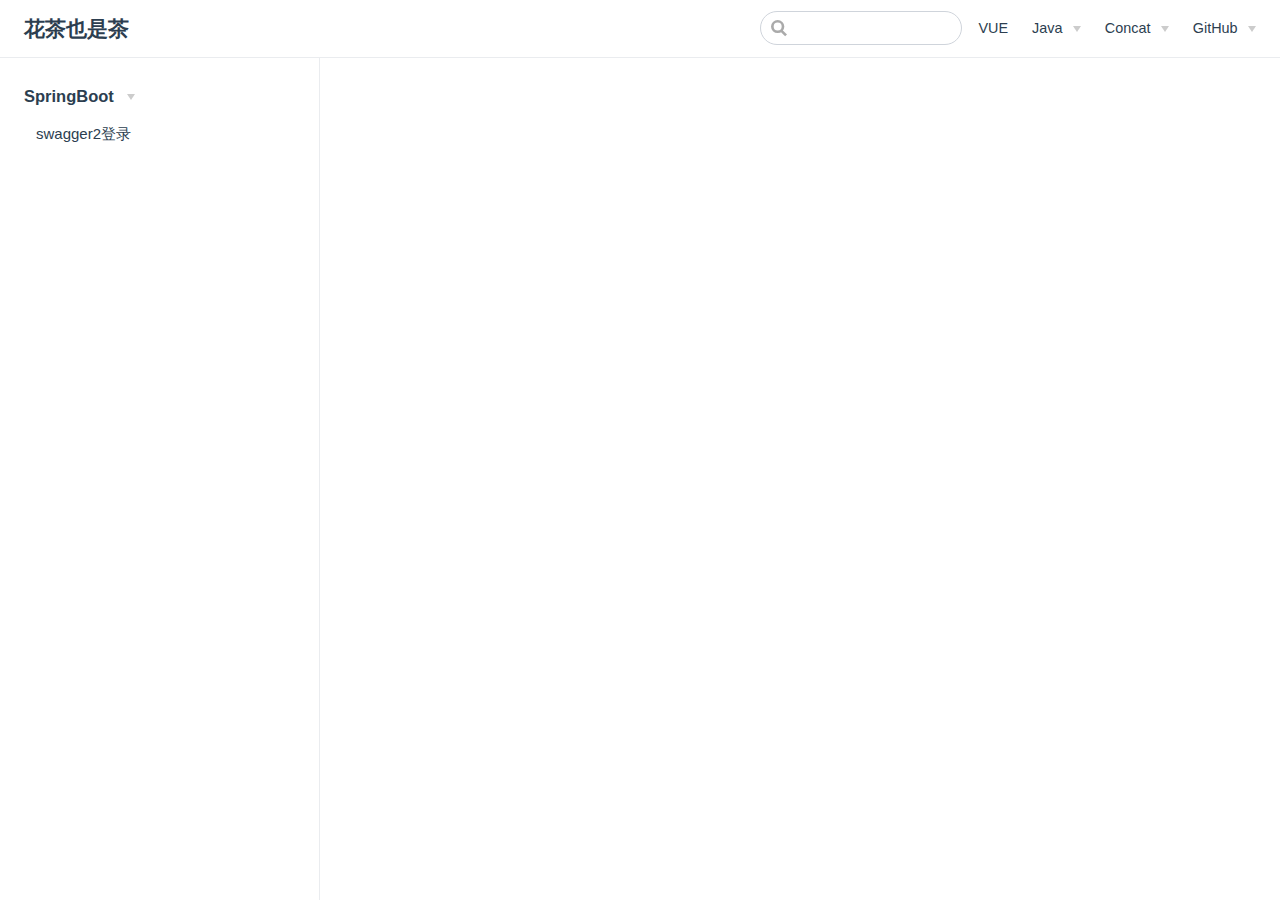
<file: Java/SpringBoot/index.html>
<!DOCTYPE html>
<html lang="en-US">
  <head>
    <meta charset="utf-8">
    <meta name="viewport" content="width=device-width,initial-scale=1">
    <title>花茶也是茶</title>
    <meta name="description" content="我的个人网站">
    <link rel="icon" href="/logo.jpg">
    
    <link rel="preload" href="/assets/css/0.styles.e9df883b.css" as="style"><link rel="preload" href="/assets/js/app.7acb0608.js" as="script"><link rel="preload" href="/assets/js/5.6a72b9e2.js" as="script"><link rel="prefetch" href="/assets/js/10.0c5d314a.js"><link rel="prefetch" href="/assets/js/11.f8d8f415.js"><link rel="prefetch" href="/assets/js/12.d1834915.js"><link rel="prefetch" href="/assets/js/13.d985c342.js"><link rel="prefetch" href="/assets/js/14.4e83a487.js"><link rel="prefetch" href="/assets/js/15.b6af3c66.js"><link rel="prefetch" href="/assets/js/2.947a5859.js"><link rel="prefetch" href="/assets/js/3.c9c623f0.js"><link rel="prefetch" href="/assets/js/4.856195d9.js"><link rel="prefetch" href="/assets/js/6.9ac07028.js"><link rel="prefetch" href="/assets/js/7.70a2078f.js"><link rel="prefetch" href="/assets/js/8.436d16bf.js"><link rel="prefetch" href="/assets/js/9.0227f311.js">
    <link rel="stylesheet" href="/assets/css/0.styles.e9df883b.css">
  </head>
  <body>
    <div id="app" data-server-rendered="true"><div class="theme-container"><header class="navbar"><div class="sidebar-button"><svg xmlns="http://www.w3.org/2000/svg" aria-hidden="true" role="img" viewBox="0 0 448 512" class="icon"><path fill="currentColor" d="M436 124H12c-6.627 0-12-5.373-12-12V80c0-6.627 5.373-12 12-12h424c6.627 0 12 5.373 12 12v32c0 6.627-5.373 12-12 12zm0 160H12c-6.627 0-12-5.373-12-12v-32c0-6.627 5.373-12 12-12h424c6.627 0 12 5.373 12 12v32c0 6.627-5.373 12-12 12zm0 160H12c-6.627 0-12-5.373-12-12v-32c0-6.627 5.373-12 12-12h424c6.627 0 12 5.373 12 12v32c0 6.627-5.373 12-12 12z"></path></svg></div> <a href="/" class="home-link router-link-active"><!----> <span class="site-name">花茶也是茶</span></a> <div class="links" style="max-width:nullpx;"><div class="search-box"><input aria-label="Search" autocomplete="off" spellcheck="false" value=""> <!----></div> <nav class="nav-links can-hide"><div class="nav-item"><a href="/VUE/" class="nav-link">VUE</a></div><div class="nav-item"><div class="dropdown-wrapper"><a class="dropdown-title"><span class="title">Java</span> <span class="arrow right"></span></a> <ul class="nav-dropdown" style="display:none;"><li class="dropdown-item"><!----> <a href="/Java/SpringBoot/" class="nav-link router-link-exact-active router-link-active">SpringBoot</a></li><li class="dropdown-item"><!----> <a href="/Java/Mybatis/" class="nav-link">Mybatis</a></li></ul></div></div><div class="nav-item"><div class="dropdown-wrapper"><a class="dropdown-title"><span class="title">Concat</span> <span class="arrow right"></span></a> <ul class="nav-dropdown" style="display:none;"><li class="dropdown-item"><!----> <a href="https://segmentfault.com/u/mulander" target="_blank" rel="noopener noreferrer" class="nav-link external">
  Segmentfault
  <svg xmlns="http://www.w3.org/2000/svg" aria-hidden="true" x="0px" y="0px" viewBox="0 0 100 100" width="15" height="15" class="icon outbound"><path fill="currentColor" d="M18.8,85.1h56l0,0c2.2,0,4-1.8,4-4v-32h-8v28h-48v-48h28v-8h-32l0,0c-2.2,0-4,1.8-4,4v56C14.8,83.3,16.6,85.1,18.8,85.1z"></path> <polygon fill="currentColor" points="45.7,48.7 51.3,54.3 77.2,28.5 77.2,37.2 85.2,37.2 85.2,14.9 62.8,14.9 62.8,22.9 71.5,22.9"></polygon></svg></a></li></ul></div></div><div class="nav-item"><div class="dropdown-wrapper"><a class="dropdown-title"><span class="title">GitHub</span> <span class="arrow right"></span></a> <ul class="nav-dropdown" style="display:none;"><li class="dropdown-item"><!----> <a href="https://github.com/huarundong" target="_blank" rel="noopener noreferrer" class="nav-link external">
  GitHub首页
  <svg xmlns="http://www.w3.org/2000/svg" aria-hidden="true" x="0px" y="0px" viewBox="0 0 100 100" width="15" height="15" class="icon outbound"><path fill="currentColor" d="M18.8,85.1h56l0,0c2.2,0,4-1.8,4-4v-32h-8v28h-48v-48h28v-8h-32l0,0c-2.2,0-4,1.8-4,4v56C14.8,83.3,16.6,85.1,18.8,85.1z"></path> <polygon fill="currentColor" points="45.7,48.7 51.3,54.3 77.2,28.5 77.2,37.2 85.2,37.2 85.2,14.9 62.8,14.9 62.8,22.9 71.5,22.9"></polygon></svg></a></li><li class="dropdown-item"><!----> <a href="https://mulander-j.github.io/island/code/html/index.html" target="_blank" rel="noopener noreferrer" class="nav-link external">
  Island
  <svg xmlns="http://www.w3.org/2000/svg" aria-hidden="true" x="0px" y="0px" viewBox="0 0 100 100" width="15" height="15" class="icon outbound"><path fill="currentColor" d="M18.8,85.1h56l0,0c2.2,0,4-1.8,4-4v-32h-8v28h-48v-48h28v-8h-32l0,0c-2.2,0-4,1.8-4,4v56C14.8,83.3,16.6,85.1,18.8,85.1z"></path> <polygon fill="currentColor" points="45.7,48.7 51.3,54.3 77.2,28.5 77.2,37.2 85.2,37.2 85.2,14.9 62.8,14.9 62.8,22.9 71.5,22.9"></polygon></svg></a></li><li class="dropdown-item"><!----> <a href="https://mulander-j.github.io/timeWaster/demo/index.html#/" target="_blank" rel="noopener noreferrer" class="nav-link external">
  TimeWaster
  <svg xmlns="http://www.w3.org/2000/svg" aria-hidden="true" x="0px" y="0px" viewBox="0 0 100 100" width="15" height="15" class="icon outbound"><path fill="currentColor" d="M18.8,85.1h56l0,0c2.2,0,4-1.8,4-4v-32h-8v28h-48v-48h28v-8h-32l0,0c-2.2,0-4,1.8-4,4v56C14.8,83.3,16.6,85.1,18.8,85.1z"></path> <polygon fill="currentColor" points="45.7,48.7 51.3,54.3 77.2,28.5 77.2,37.2 85.2,37.2 85.2,14.9 62.8,14.9 62.8,22.9 71.5,22.9"></polygon></svg></a></li></ul></div></div> <!----></nav></div></header> <div class="sidebar-mask"></div> <div class="sidebar"><nav class="nav-links"><div class="nav-item"><a href="/VUE/" class="nav-link">VUE</a></div><div class="nav-item"><div class="dropdown-wrapper"><a class="dropdown-title"><span class="title">Java</span> <span class="arrow right"></span></a> <ul class="nav-dropdown" style="display:none;"><li class="dropdown-item"><!----> <a href="/Java/SpringBoot/" class="nav-link router-link-exact-active router-link-active">SpringBoot</a></li><li class="dropdown-item"><!----> <a href="/Java/Mybatis/" class="nav-link">Mybatis</a></li></ul></div></div><div class="nav-item"><div class="dropdown-wrapper"><a class="dropdown-title"><span class="title">Concat</span> <span class="arrow right"></span></a> <ul class="nav-dropdown" style="display:none;"><li class="dropdown-item"><!----> <a href="https://segmentfault.com/u/mulander" target="_blank" rel="noopener noreferrer" class="nav-link external">
  Segmentfault
  <svg xmlns="http://www.w3.org/2000/svg" aria-hidden="true" x="0px" y="0px" viewBox="0 0 100 100" width="15" height="15" class="icon outbound"><path fill="currentColor" d="M18.8,85.1h56l0,0c2.2,0,4-1.8,4-4v-32h-8v28h-48v-48h28v-8h-32l0,0c-2.2,0-4,1.8-4,4v56C14.8,83.3,16.6,85.1,18.8,85.1z"></path> <polygon fill="currentColor" points="45.7,48.7 51.3,54.3 77.2,28.5 77.2,37.2 85.2,37.2 85.2,14.9 62.8,14.9 62.8,22.9 71.5,22.9"></polygon></svg></a></li></ul></div></div><div class="nav-item"><div class="dropdown-wrapper"><a class="dropdown-title"><span class="title">GitHub</span> <span class="arrow right"></span></a> <ul class="nav-dropdown" style="display:none;"><li class="dropdown-item"><!----> <a href="https://github.com/huarundong" target="_blank" rel="noopener noreferrer" class="nav-link external">
  GitHub首页
  <svg xmlns="http://www.w3.org/2000/svg" aria-hidden="true" x="0px" y="0px" viewBox="0 0 100 100" width="15" height="15" class="icon outbound"><path fill="currentColor" d="M18.8,85.1h56l0,0c2.2,0,4-1.8,4-4v-32h-8v28h-48v-48h28v-8h-32l0,0c-2.2,0-4,1.8-4,4v56C14.8,83.3,16.6,85.1,18.8,85.1z"></path> <polygon fill="currentColor" points="45.7,48.7 51.3,54.3 77.2,28.5 77.2,37.2 85.2,37.2 85.2,14.9 62.8,14.9 62.8,22.9 71.5,22.9"></polygon></svg></a></li><li class="dropdown-item"><!----> <a href="https://mulander-j.github.io/island/code/html/index.html" target="_blank" rel="noopener noreferrer" class="nav-link external">
  Island
  <svg xmlns="http://www.w3.org/2000/svg" aria-hidden="true" x="0px" y="0px" viewBox="0 0 100 100" width="15" height="15" class="icon outbound"><path fill="currentColor" d="M18.8,85.1h56l0,0c2.2,0,4-1.8,4-4v-32h-8v28h-48v-48h28v-8h-32l0,0c-2.2,0-4,1.8-4,4v56C14.8,83.3,16.6,85.1,18.8,85.1z"></path> <polygon fill="currentColor" points="45.7,48.7 51.3,54.3 77.2,28.5 77.2,37.2 85.2,37.2 85.2,14.9 62.8,14.9 62.8,22.9 71.5,22.9"></polygon></svg></a></li><li class="dropdown-item"><!----> <a href="https://mulander-j.github.io/timeWaster/demo/index.html#/" target="_blank" rel="noopener noreferrer" class="nav-link external">
  TimeWaster
  <svg xmlns="http://www.w3.org/2000/svg" aria-hidden="true" x="0px" y="0px" viewBox="0 0 100 100" width="15" height="15" class="icon outbound"><path fill="currentColor" d="M18.8,85.1h56l0,0c2.2,0,4-1.8,4-4v-32h-8v28h-48v-48h28v-8h-32l0,0c-2.2,0-4,1.8-4,4v56C14.8,83.3,16.6,85.1,18.8,85.1z"></path> <polygon fill="currentColor" points="45.7,48.7 51.3,54.3 77.2,28.5 77.2,37.2 85.2,37.2 85.2,14.9 62.8,14.9 62.8,22.9 71.5,22.9"></polygon></svg></a></li></ul></div></div> <!----></nav>  <ul class="sidebar-links"><li><div class="sidebar-group first collapsable"><p class="sidebar-heading open"><span>SpringBoot</span> <span class="arrow down"></span></p> <ul class="sidebar-group-items"><li><a href="/Java/SpringBoot/swagger2登录.html" class="sidebar-link">swagger2登录</a></li></ul></div></li></ul> </div> <div class="page"> <div class="content"></div> <div class="page-edit"><!----> <!----></div> <!----> </div> <!----></div></div>
    <script src="/assets/js/app.7acb0608.js" defer></script><script src="/assets/js/5.6a72b9e2.js" defer></script>
  </body>
</html>
</file>
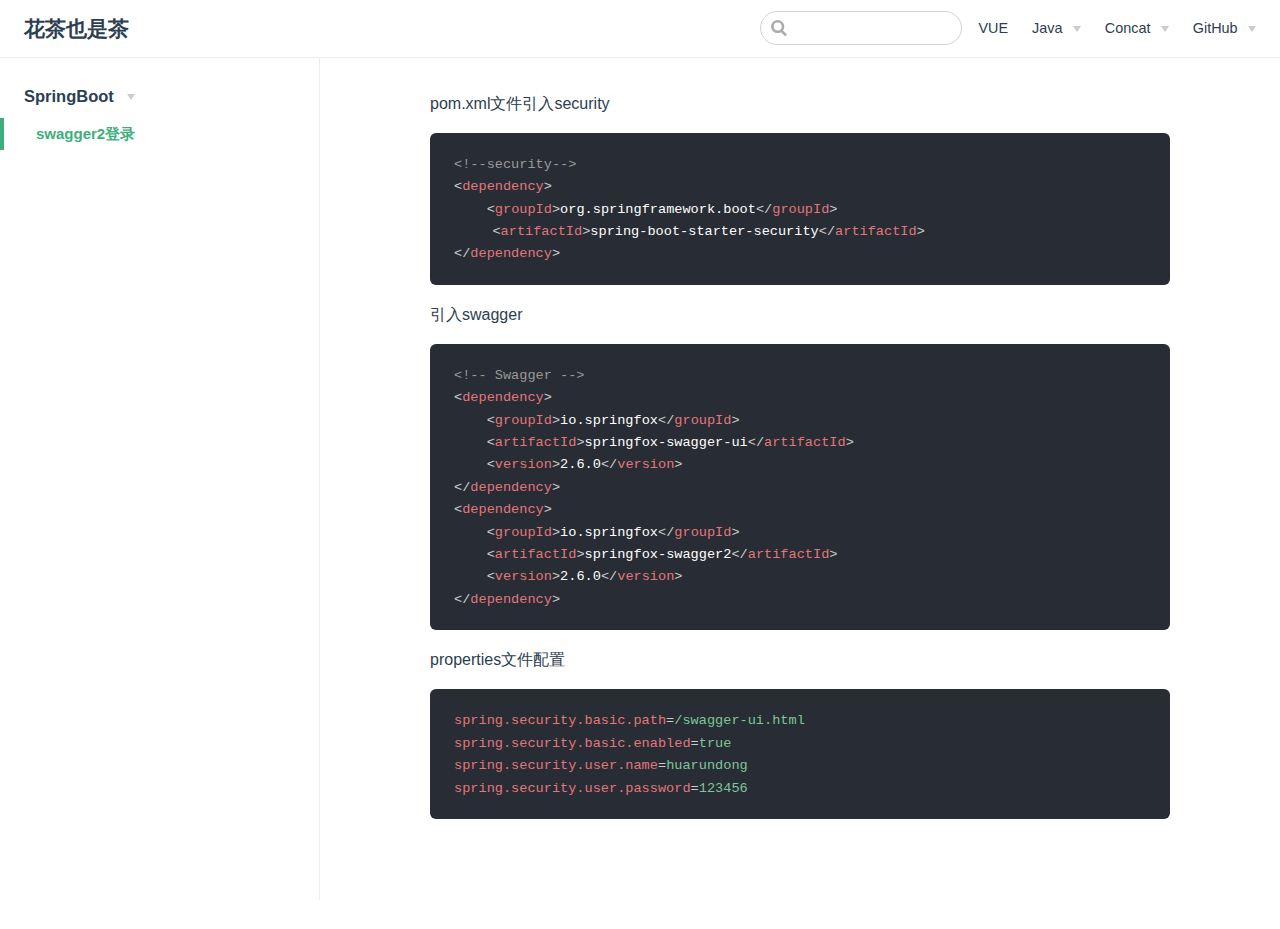
<file: Java/SpringBoot/swagger2登录.html>
<!DOCTYPE html>
<html lang="en-US">
  <head>
    <meta charset="utf-8">
    <meta name="viewport" content="width=device-width,initial-scale=1">
    <title>花茶也是茶</title>
    <meta name="description" content="我的个人网站">
    <link rel="icon" href="/logo.jpg">
    
    <link rel="preload" href="/assets/css/0.styles.e9df883b.css" as="style"><link rel="preload" href="/assets/js/app.7acb0608.js" as="script"><link rel="preload" href="/assets/js/6.9ac07028.js" as="script"><link rel="prefetch" href="/assets/js/10.0c5d314a.js"><link rel="prefetch" href="/assets/js/11.f8d8f415.js"><link rel="prefetch" href="/assets/js/12.d1834915.js"><link rel="prefetch" href="/assets/js/13.d985c342.js"><link rel="prefetch" href="/assets/js/14.4e83a487.js"><link rel="prefetch" href="/assets/js/15.b6af3c66.js"><link rel="prefetch" href="/assets/js/2.947a5859.js"><link rel="prefetch" href="/assets/js/3.c9c623f0.js"><link rel="prefetch" href="/assets/js/4.856195d9.js"><link rel="prefetch" href="/assets/js/5.6a72b9e2.js"><link rel="prefetch" href="/assets/js/7.70a2078f.js"><link rel="prefetch" href="/assets/js/8.436d16bf.js"><link rel="prefetch" href="/assets/js/9.0227f311.js">
    <link rel="stylesheet" href="/assets/css/0.styles.e9df883b.css">
  </head>
  <body>
    <div id="app" data-server-rendered="true"><div class="theme-container"><header class="navbar"><div class="sidebar-button"><svg xmlns="http://www.w3.org/2000/svg" aria-hidden="true" role="img" viewBox="0 0 448 512" class="icon"><path fill="currentColor" d="M436 124H12c-6.627 0-12-5.373-12-12V80c0-6.627 5.373-12 12-12h424c6.627 0 12 5.373 12 12v32c0 6.627-5.373 12-12 12zm0 160H12c-6.627 0-12-5.373-12-12v-32c0-6.627 5.373-12 12-12h424c6.627 0 12 5.373 12 12v32c0 6.627-5.373 12-12 12zm0 160H12c-6.627 0-12-5.373-12-12v-32c0-6.627 5.373-12 12-12h424c6.627 0 12 5.373 12 12v32c0 6.627-5.373 12-12 12z"></path></svg></div> <a href="/" class="home-link router-link-active"><!----> <span class="site-name">花茶也是茶</span></a> <div class="links" style="max-width:nullpx;"><div class="search-box"><input aria-label="Search" autocomplete="off" spellcheck="false" value=""> <!----></div> <nav class="nav-links can-hide"><div class="nav-item"><a href="/VUE/" class="nav-link">VUE</a></div><div class="nav-item"><div class="dropdown-wrapper"><a class="dropdown-title"><span class="title">Java</span> <span class="arrow right"></span></a> <ul class="nav-dropdown" style="display:none;"><li class="dropdown-item"><!----> <a href="/Java/SpringBoot/" class="nav-link router-link-active">SpringBoot</a></li><li class="dropdown-item"><!----> <a href="/Java/Mybatis/" class="nav-link">Mybatis</a></li></ul></div></div><div class="nav-item"><div class="dropdown-wrapper"><a class="dropdown-title"><span class="title">Concat</span> <span class="arrow right"></span></a> <ul class="nav-dropdown" style="display:none;"><li class="dropdown-item"><!----> <a href="https://segmentfault.com/u/mulander" target="_blank" rel="noopener noreferrer" class="nav-link external">
  Segmentfault
  <svg xmlns="http://www.w3.org/2000/svg" aria-hidden="true" x="0px" y="0px" viewBox="0 0 100 100" width="15" height="15" class="icon outbound"><path fill="currentColor" d="M18.8,85.1h56l0,0c2.2,0,4-1.8,4-4v-32h-8v28h-48v-48h28v-8h-32l0,0c-2.2,0-4,1.8-4,4v56C14.8,83.3,16.6,85.1,18.8,85.1z"></path> <polygon fill="currentColor" points="45.7,48.7 51.3,54.3 77.2,28.5 77.2,37.2 85.2,37.2 85.2,14.9 62.8,14.9 62.8,22.9 71.5,22.9"></polygon></svg></a></li></ul></div></div><div class="nav-item"><div class="dropdown-wrapper"><a class="dropdown-title"><span class="title">GitHub</span> <span class="arrow right"></span></a> <ul class="nav-dropdown" style="display:none;"><li class="dropdown-item"><!----> <a href="https://github.com/huarundong" target="_blank" rel="noopener noreferrer" class="nav-link external">
  GitHub首页
  <svg xmlns="http://www.w3.org/2000/svg" aria-hidden="true" x="0px" y="0px" viewBox="0 0 100 100" width="15" height="15" class="icon outbound"><path fill="currentColor" d="M18.8,85.1h56l0,0c2.2,0,4-1.8,4-4v-32h-8v28h-48v-48h28v-8h-32l0,0c-2.2,0-4,1.8-4,4v56C14.8,83.3,16.6,85.1,18.8,85.1z"></path> <polygon fill="currentColor" points="45.7,48.7 51.3,54.3 77.2,28.5 77.2,37.2 85.2,37.2 85.2,14.9 62.8,14.9 62.8,22.9 71.5,22.9"></polygon></svg></a></li><li class="dropdown-item"><!----> <a href="https://mulander-j.github.io/island/code/html/index.html" target="_blank" rel="noopener noreferrer" class="nav-link external">
  Island
  <svg xmlns="http://www.w3.org/2000/svg" aria-hidden="true" x="0px" y="0px" viewBox="0 0 100 100" width="15" height="15" class="icon outbound"><path fill="currentColor" d="M18.8,85.1h56l0,0c2.2,0,4-1.8,4-4v-32h-8v28h-48v-48h28v-8h-32l0,0c-2.2,0-4,1.8-4,4v56C14.8,83.3,16.6,85.1,18.8,85.1z"></path> <polygon fill="currentColor" points="45.7,48.7 51.3,54.3 77.2,28.5 77.2,37.2 85.2,37.2 85.2,14.9 62.8,14.9 62.8,22.9 71.5,22.9"></polygon></svg></a></li><li class="dropdown-item"><!----> <a href="https://mulander-j.github.io/timeWaster/demo/index.html#/" target="_blank" rel="noopener noreferrer" class="nav-link external">
  TimeWaster
  <svg xmlns="http://www.w3.org/2000/svg" aria-hidden="true" x="0px" y="0px" viewBox="0 0 100 100" width="15" height="15" class="icon outbound"><path fill="currentColor" d="M18.8,85.1h56l0,0c2.2,0,4-1.8,4-4v-32h-8v28h-48v-48h28v-8h-32l0,0c-2.2,0-4,1.8-4,4v56C14.8,83.3,16.6,85.1,18.8,85.1z"></path> <polygon fill="currentColor" points="45.7,48.7 51.3,54.3 77.2,28.5 77.2,37.2 85.2,37.2 85.2,14.9 62.8,14.9 62.8,22.9 71.5,22.9"></polygon></svg></a></li></ul></div></div> <!----></nav></div></header> <div class="sidebar-mask"></div> <div class="sidebar"><nav class="nav-links"><div class="nav-item"><a href="/VUE/" class="nav-link">VUE</a></div><div class="nav-item"><div class="dropdown-wrapper"><a class="dropdown-title"><span class="title">Java</span> <span class="arrow right"></span></a> <ul class="nav-dropdown" style="display:none;"><li class="dropdown-item"><!----> <a href="/Java/SpringBoot/" class="nav-link router-link-active">SpringBoot</a></li><li class="dropdown-item"><!----> <a href="/Java/Mybatis/" class="nav-link">Mybatis</a></li></ul></div></div><div class="nav-item"><div class="dropdown-wrapper"><a class="dropdown-title"><span class="title">Concat</span> <span class="arrow right"></span></a> <ul class="nav-dropdown" style="display:none;"><li class="dropdown-item"><!----> <a href="https://segmentfault.com/u/mulander" target="_blank" rel="noopener noreferrer" class="nav-link external">
  Segmentfault
  <svg xmlns="http://www.w3.org/2000/svg" aria-hidden="true" x="0px" y="0px" viewBox="0 0 100 100" width="15" height="15" class="icon outbound"><path fill="currentColor" d="M18.8,85.1h56l0,0c2.2,0,4-1.8,4-4v-32h-8v28h-48v-48h28v-8h-32l0,0c-2.2,0-4,1.8-4,4v56C14.8,83.3,16.6,85.1,18.8,85.1z"></path> <polygon fill="currentColor" points="45.7,48.7 51.3,54.3 77.2,28.5 77.2,37.2 85.2,37.2 85.2,14.9 62.8,14.9 62.8,22.9 71.5,22.9"></polygon></svg></a></li></ul></div></div><div class="nav-item"><div class="dropdown-wrapper"><a class="dropdown-title"><span class="title">GitHub</span> <span class="arrow right"></span></a> <ul class="nav-dropdown" style="display:none;"><li class="dropdown-item"><!----> <a href="https://github.com/huarundong" target="_blank" rel="noopener noreferrer" class="nav-link external">
  GitHub首页
  <svg xmlns="http://www.w3.org/2000/svg" aria-hidden="true" x="0px" y="0px" viewBox="0 0 100 100" width="15" height="15" class="icon outbound"><path fill="currentColor" d="M18.8,85.1h56l0,0c2.2,0,4-1.8,4-4v-32h-8v28h-48v-48h28v-8h-32l0,0c-2.2,0-4,1.8-4,4v56C14.8,83.3,16.6,85.1,18.8,85.1z"></path> <polygon fill="currentColor" points="45.7,48.7 51.3,54.3 77.2,28.5 77.2,37.2 85.2,37.2 85.2,14.9 62.8,14.9 62.8,22.9 71.5,22.9"></polygon></svg></a></li><li class="dropdown-item"><!----> <a href="https://mulander-j.github.io/island/code/html/index.html" target="_blank" rel="noopener noreferrer" class="nav-link external">
  Island
  <svg xmlns="http://www.w3.org/2000/svg" aria-hidden="true" x="0px" y="0px" viewBox="0 0 100 100" width="15" height="15" class="icon outbound"><path fill="currentColor" d="M18.8,85.1h56l0,0c2.2,0,4-1.8,4-4v-32h-8v28h-48v-48h28v-8h-32l0,0c-2.2,0-4,1.8-4,4v56C14.8,83.3,16.6,85.1,18.8,85.1z"></path> <polygon fill="currentColor" points="45.7,48.7 51.3,54.3 77.2,28.5 77.2,37.2 85.2,37.2 85.2,14.9 62.8,14.9 62.8,22.9 71.5,22.9"></polygon></svg></a></li><li class="dropdown-item"><!----> <a href="https://mulander-j.github.io/timeWaster/demo/index.html#/" target="_blank" rel="noopener noreferrer" class="nav-link external">
  TimeWaster
  <svg xmlns="http://www.w3.org/2000/svg" aria-hidden="true" x="0px" y="0px" viewBox="0 0 100 100" width="15" height="15" class="icon outbound"><path fill="currentColor" d="M18.8,85.1h56l0,0c2.2,0,4-1.8,4-4v-32h-8v28h-48v-48h28v-8h-32l0,0c-2.2,0-4,1.8-4,4v56C14.8,83.3,16.6,85.1,18.8,85.1z"></path> <polygon fill="currentColor" points="45.7,48.7 51.3,54.3 77.2,28.5 77.2,37.2 85.2,37.2 85.2,14.9 62.8,14.9 62.8,22.9 71.5,22.9"></polygon></svg></a></li></ul></div></div> <!----></nav>  <ul class="sidebar-links"><li><div class="sidebar-group first collapsable"><p class="sidebar-heading open"><span>SpringBoot</span> <span class="arrow down"></span></p> <ul class="sidebar-group-items"><li><a href="/Java/SpringBoot/swagger2登录.html" class="active sidebar-link">swagger2登录</a></li></ul></div></li></ul> </div> <div class="page"> <div class="content"><p>pom.xml文件引入security</p> <div class="language-xml extra-class"><pre class="language-xml"><code><span class="token comment">&lt;!--security--&gt;</span>
<span class="token tag"><span class="token tag"><span class="token punctuation">&lt;</span>dependency</span><span class="token punctuation">&gt;</span></span>  
    <span class="token tag"><span class="token tag"><span class="token punctuation">&lt;</span>groupId</span><span class="token punctuation">&gt;</span></span>org.springframework.boot<span class="token tag"><span class="token tag"><span class="token punctuation">&lt;/</span>groupId</span><span class="token punctuation">&gt;</span></span>  
	<span class="token tag"><span class="token tag"><span class="token punctuation">&lt;</span>artifactId</span><span class="token punctuation">&gt;</span></span>spring-boot-starter-security<span class="token tag"><span class="token tag"><span class="token punctuation">&lt;/</span>artifactId</span><span class="token punctuation">&gt;</span></span>  
<span class="token tag"><span class="token tag"><span class="token punctuation">&lt;/</span>dependency</span><span class="token punctuation">&gt;</span></span>
</code></pre></div><p>引入swagger</p> <div class="language-xml extra-class"><pre class="language-xml"><code><span class="token comment">&lt;!-- Swagger --&gt;</span>
<span class="token tag"><span class="token tag"><span class="token punctuation">&lt;</span>dependency</span><span class="token punctuation">&gt;</span></span>
    <span class="token tag"><span class="token tag"><span class="token punctuation">&lt;</span>groupId</span><span class="token punctuation">&gt;</span></span>io.springfox<span class="token tag"><span class="token tag"><span class="token punctuation">&lt;/</span>groupId</span><span class="token punctuation">&gt;</span></span>
    <span class="token tag"><span class="token tag"><span class="token punctuation">&lt;</span>artifactId</span><span class="token punctuation">&gt;</span></span>springfox-swagger-ui<span class="token tag"><span class="token tag"><span class="token punctuation">&lt;/</span>artifactId</span><span class="token punctuation">&gt;</span></span>
    <span class="token tag"><span class="token tag"><span class="token punctuation">&lt;</span>version</span><span class="token punctuation">&gt;</span></span>2.6.0<span class="token tag"><span class="token tag"><span class="token punctuation">&lt;/</span>version</span><span class="token punctuation">&gt;</span></span>
<span class="token tag"><span class="token tag"><span class="token punctuation">&lt;/</span>dependency</span><span class="token punctuation">&gt;</span></span>
<span class="token tag"><span class="token tag"><span class="token punctuation">&lt;</span>dependency</span><span class="token punctuation">&gt;</span></span>
    <span class="token tag"><span class="token tag"><span class="token punctuation">&lt;</span>groupId</span><span class="token punctuation">&gt;</span></span>io.springfox<span class="token tag"><span class="token tag"><span class="token punctuation">&lt;/</span>groupId</span><span class="token punctuation">&gt;</span></span>
    <span class="token tag"><span class="token tag"><span class="token punctuation">&lt;</span>artifactId</span><span class="token punctuation">&gt;</span></span>springfox-swagger2<span class="token tag"><span class="token tag"><span class="token punctuation">&lt;/</span>artifactId</span><span class="token punctuation">&gt;</span></span>
    <span class="token tag"><span class="token tag"><span class="token punctuation">&lt;</span>version</span><span class="token punctuation">&gt;</span></span>2.6.0<span class="token tag"><span class="token tag"><span class="token punctuation">&lt;/</span>version</span><span class="token punctuation">&gt;</span></span>
<span class="token tag"><span class="token tag"><span class="token punctuation">&lt;/</span>dependency</span><span class="token punctuation">&gt;</span></span>
</code></pre></div><p>properties文件配置</p> <div class="language-properties extra-class"><pre class="language-properties"><code><span class="token attr-name">spring.security.basic.path</span><span class="token punctuation">=</span><span class="token attr-value">/swagger-ui.html</span>
<span class="token attr-name">spring.security.basic.enabled</span><span class="token punctuation">=</span><span class="token attr-value">true</span>
<span class="token attr-name">spring.security.user.name</span><span class="token punctuation">=</span><span class="token attr-value">huarundong</span>
<span class="token attr-name">spring.security.user.password</span><span class="token punctuation">=</span><span class="token attr-value">123456</span>
</code></pre></div></div> <div class="page-edit"><!----> <!----></div> <!----> </div> <!----></div></div>
    <script src="/assets/js/app.7acb0608.js" defer></script><script src="/assets/js/6.9ac07028.js" defer></script>
  </body>
</html>
</file>
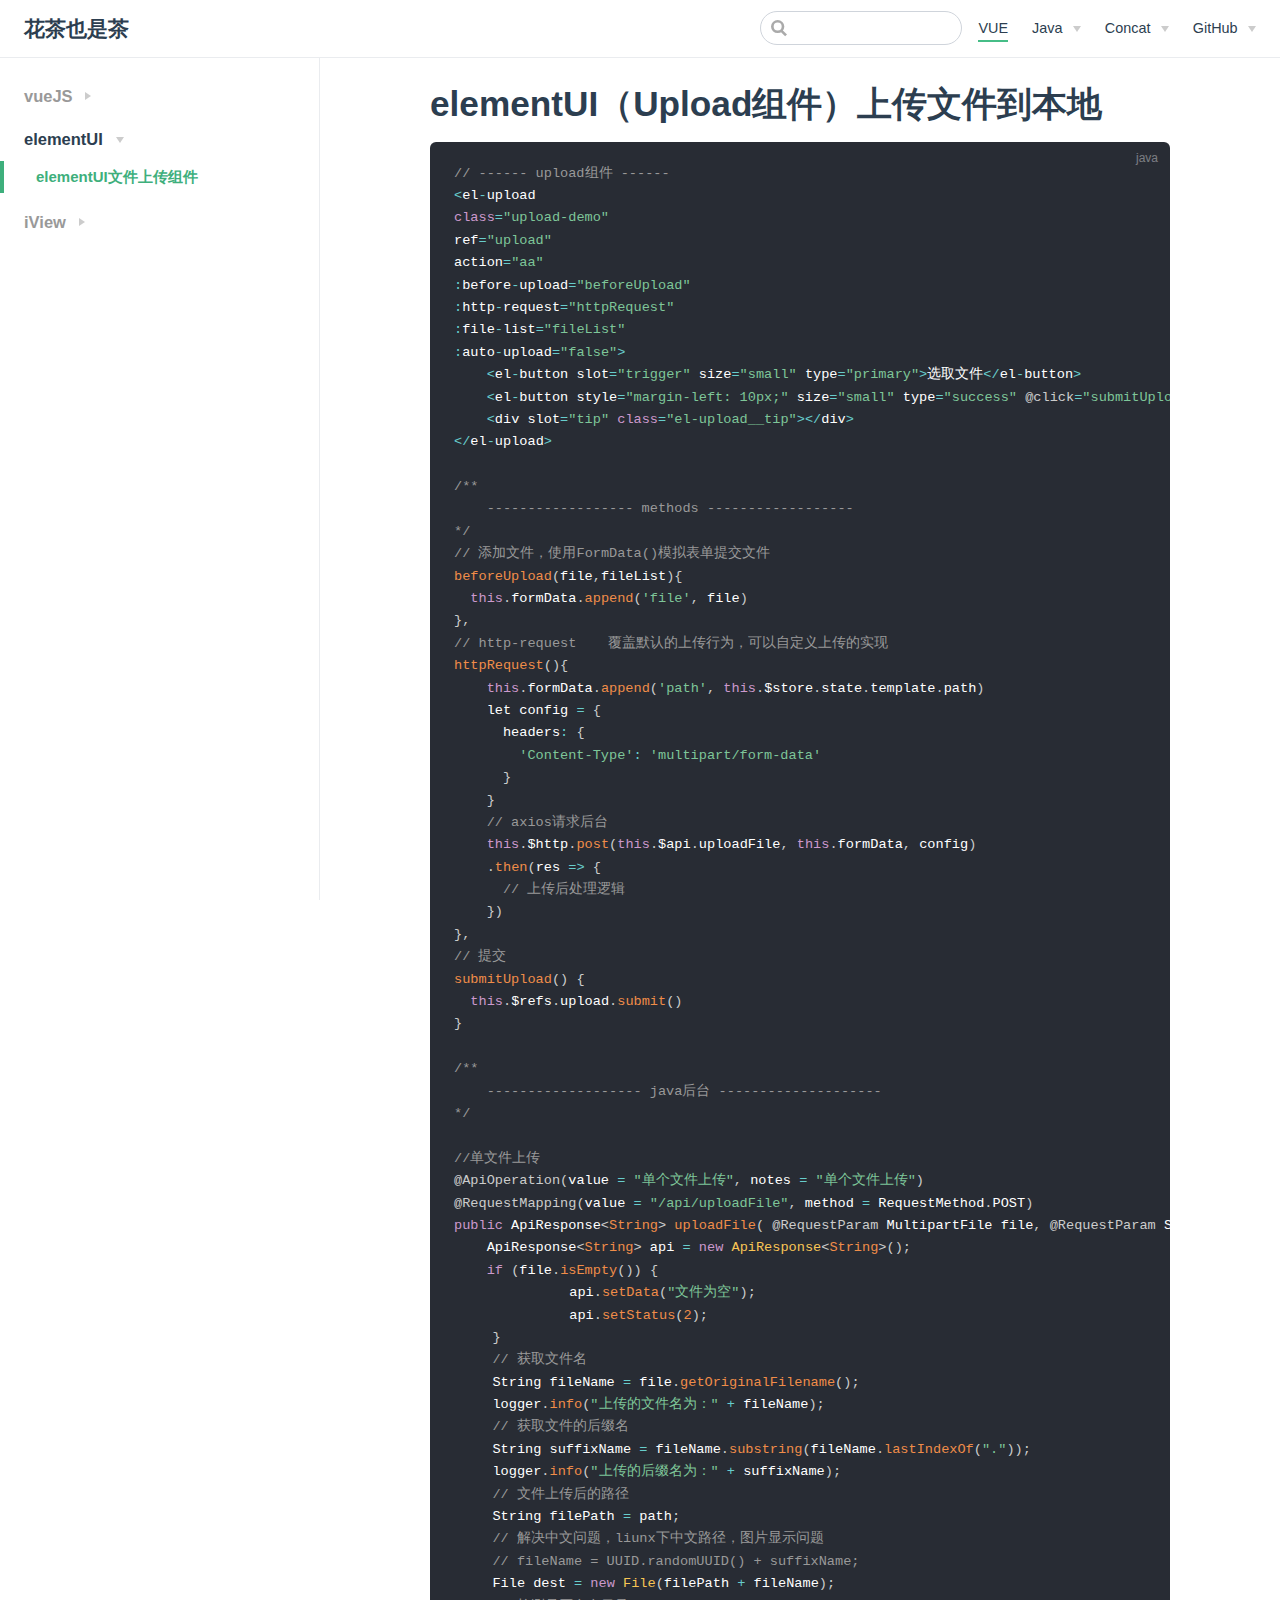
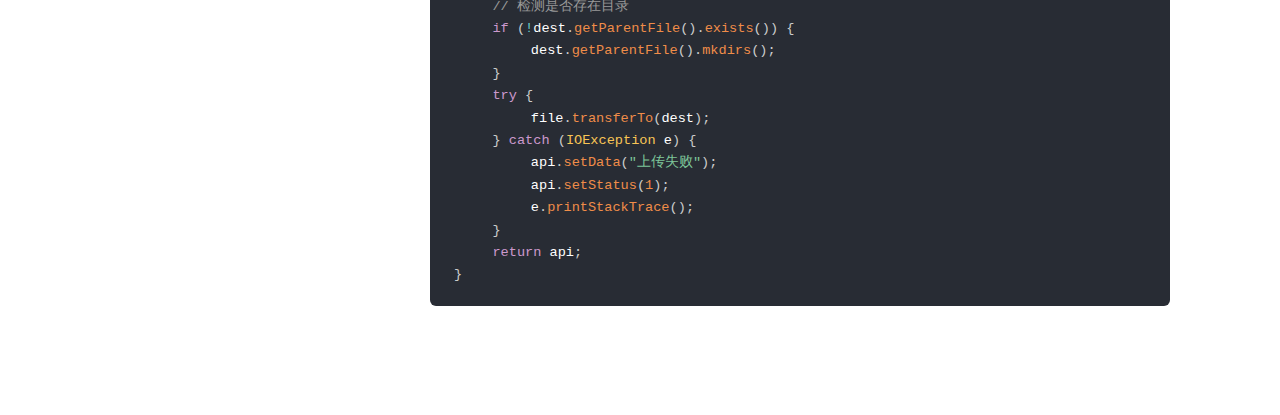
<file: VUE/elementUI/elementUI文件上传组件.html>
<!DOCTYPE html>
<html lang="en-US">
  <head>
    <meta charset="utf-8">
    <meta name="viewport" content="width=device-width,initial-scale=1">
    <title>elementUI（Upload组件）上传文件到本地 | 花茶也是茶</title>
    <meta name="description" content="我的个人网站">
    <link rel="icon" href="/logo.jpg">
    
    <link rel="preload" href="/assets/css/0.styles.e9df883b.css" as="style"><link rel="preload" href="/assets/js/app.7acb0608.js" as="script"><link rel="preload" href="/assets/js/9.0227f311.js" as="script"><link rel="prefetch" href="/assets/js/10.0c5d314a.js"><link rel="prefetch" href="/assets/js/11.f8d8f415.js"><link rel="prefetch" href="/assets/js/12.d1834915.js"><link rel="prefetch" href="/assets/js/13.d985c342.js"><link rel="prefetch" href="/assets/js/14.4e83a487.js"><link rel="prefetch" href="/assets/js/15.b6af3c66.js"><link rel="prefetch" href="/assets/js/2.947a5859.js"><link rel="prefetch" href="/assets/js/3.c9c623f0.js"><link rel="prefetch" href="/assets/js/4.856195d9.js"><link rel="prefetch" href="/assets/js/5.6a72b9e2.js"><link rel="prefetch" href="/assets/js/6.9ac07028.js"><link rel="prefetch" href="/assets/js/7.70a2078f.js"><link rel="prefetch" href="/assets/js/8.436d16bf.js">
    <link rel="stylesheet" href="/assets/css/0.styles.e9df883b.css">
  </head>
  <body>
    <div id="app" data-server-rendered="true"><div class="theme-container"><header class="navbar"><div class="sidebar-button"><svg xmlns="http://www.w3.org/2000/svg" aria-hidden="true" role="img" viewBox="0 0 448 512" class="icon"><path fill="currentColor" d="M436 124H12c-6.627 0-12-5.373-12-12V80c0-6.627 5.373-12 12-12h424c6.627 0 12 5.373 12 12v32c0 6.627-5.373 12-12 12zm0 160H12c-6.627 0-12-5.373-12-12v-32c0-6.627 5.373-12 12-12h424c6.627 0 12 5.373 12 12v32c0 6.627-5.373 12-12 12zm0 160H12c-6.627 0-12-5.373-12-12v-32c0-6.627 5.373-12 12-12h424c6.627 0 12 5.373 12 12v32c0 6.627-5.373 12-12 12z"></path></svg></div> <a href="/" class="home-link router-link-active"><!----> <span class="site-name">花茶也是茶</span></a> <div class="links" style="max-width:nullpx;"><div class="search-box"><input aria-label="Search" autocomplete="off" spellcheck="false" value=""> <!----></div> <nav class="nav-links can-hide"><div class="nav-item"><a href="/VUE/" class="nav-link router-link-active">VUE</a></div><div class="nav-item"><div class="dropdown-wrapper"><a class="dropdown-title"><span class="title">Java</span> <span class="arrow right"></span></a> <ul class="nav-dropdown" style="display:none;"><li class="dropdown-item"><!----> <a href="/Java/SpringBoot/" class="nav-link">SpringBoot</a></li><li class="dropdown-item"><!----> <a href="/Java/Mybatis/" class="nav-link">Mybatis</a></li></ul></div></div><div class="nav-item"><div class="dropdown-wrapper"><a class="dropdown-title"><span class="title">Concat</span> <span class="arrow right"></span></a> <ul class="nav-dropdown" style="display:none;"><li class="dropdown-item"><!----> <a href="https://segmentfault.com/u/mulander" target="_blank" rel="noopener noreferrer" class="nav-link external">
  Segmentfault
  <svg xmlns="http://www.w3.org/2000/svg" aria-hidden="true" x="0px" y="0px" viewBox="0 0 100 100" width="15" height="15" class="icon outbound"><path fill="currentColor" d="M18.8,85.1h56l0,0c2.2,0,4-1.8,4-4v-32h-8v28h-48v-48h28v-8h-32l0,0c-2.2,0-4,1.8-4,4v56C14.8,83.3,16.6,85.1,18.8,85.1z"></path> <polygon fill="currentColor" points="45.7,48.7 51.3,54.3 77.2,28.5 77.2,37.2 85.2,37.2 85.2,14.9 62.8,14.9 62.8,22.9 71.5,22.9"></polygon></svg></a></li></ul></div></div><div class="nav-item"><div class="dropdown-wrapper"><a class="dropdown-title"><span class="title">GitHub</span> <span class="arrow right"></span></a> <ul class="nav-dropdown" style="display:none;"><li class="dropdown-item"><!----> <a href="https://github.com/huarundong" target="_blank" rel="noopener noreferrer" class="nav-link external">
  GitHub首页
  <svg xmlns="http://www.w3.org/2000/svg" aria-hidden="true" x="0px" y="0px" viewBox="0 0 100 100" width="15" height="15" class="icon outbound"><path fill="currentColor" d="M18.8,85.1h56l0,0c2.2,0,4-1.8,4-4v-32h-8v28h-48v-48h28v-8h-32l0,0c-2.2,0-4,1.8-4,4v56C14.8,83.3,16.6,85.1,18.8,85.1z"></path> <polygon fill="currentColor" points="45.7,48.7 51.3,54.3 77.2,28.5 77.2,37.2 85.2,37.2 85.2,14.9 62.8,14.9 62.8,22.9 71.5,22.9"></polygon></svg></a></li><li class="dropdown-item"><!----> <a href="https://mulander-j.github.io/island/code/html/index.html" target="_blank" rel="noopener noreferrer" class="nav-link external">
  Island
  <svg xmlns="http://www.w3.org/2000/svg" aria-hidden="true" x="0px" y="0px" viewBox="0 0 100 100" width="15" height="15" class="icon outbound"><path fill="currentColor" d="M18.8,85.1h56l0,0c2.2,0,4-1.8,4-4v-32h-8v28h-48v-48h28v-8h-32l0,0c-2.2,0-4,1.8-4,4v56C14.8,83.3,16.6,85.1,18.8,85.1z"></path> <polygon fill="currentColor" points="45.7,48.7 51.3,54.3 77.2,28.5 77.2,37.2 85.2,37.2 85.2,14.9 62.8,14.9 62.8,22.9 71.5,22.9"></polygon></svg></a></li><li class="dropdown-item"><!----> <a href="https://mulander-j.github.io/timeWaster/demo/index.html#/" target="_blank" rel="noopener noreferrer" class="nav-link external">
  TimeWaster
  <svg xmlns="http://www.w3.org/2000/svg" aria-hidden="true" x="0px" y="0px" viewBox="0 0 100 100" width="15" height="15" class="icon outbound"><path fill="currentColor" d="M18.8,85.1h56l0,0c2.2,0,4-1.8,4-4v-32h-8v28h-48v-48h28v-8h-32l0,0c-2.2,0-4,1.8-4,4v56C14.8,83.3,16.6,85.1,18.8,85.1z"></path> <polygon fill="currentColor" points="45.7,48.7 51.3,54.3 77.2,28.5 77.2,37.2 85.2,37.2 85.2,14.9 62.8,14.9 62.8,22.9 71.5,22.9"></polygon></svg></a></li></ul></div></div> <!----></nav></div></header> <div class="sidebar-mask"></div> <div class="sidebar"><nav class="nav-links"><div class="nav-item"><a href="/VUE/" class="nav-link router-link-active">VUE</a></div><div class="nav-item"><div class="dropdown-wrapper"><a class="dropdown-title"><span class="title">Java</span> <span class="arrow right"></span></a> <ul class="nav-dropdown" style="display:none;"><li class="dropdown-item"><!----> <a href="/Java/SpringBoot/" class="nav-link">SpringBoot</a></li><li class="dropdown-item"><!----> <a href="/Java/Mybatis/" class="nav-link">Mybatis</a></li></ul></div></div><div class="nav-item"><div class="dropdown-wrapper"><a class="dropdown-title"><span class="title">Concat</span> <span class="arrow right"></span></a> <ul class="nav-dropdown" style="display:none;"><li class="dropdown-item"><!----> <a href="https://segmentfault.com/u/mulander" target="_blank" rel="noopener noreferrer" class="nav-link external">
  Segmentfault
  <svg xmlns="http://www.w3.org/2000/svg" aria-hidden="true" x="0px" y="0px" viewBox="0 0 100 100" width="15" height="15" class="icon outbound"><path fill="currentColor" d="M18.8,85.1h56l0,0c2.2,0,4-1.8,4-4v-32h-8v28h-48v-48h28v-8h-32l0,0c-2.2,0-4,1.8-4,4v56C14.8,83.3,16.6,85.1,18.8,85.1z"></path> <polygon fill="currentColor" points="45.7,48.7 51.3,54.3 77.2,28.5 77.2,37.2 85.2,37.2 85.2,14.9 62.8,14.9 62.8,22.9 71.5,22.9"></polygon></svg></a></li></ul></div></div><div class="nav-item"><div class="dropdown-wrapper"><a class="dropdown-title"><span class="title">GitHub</span> <span class="arrow right"></span></a> <ul class="nav-dropdown" style="display:none;"><li class="dropdown-item"><!----> <a href="https://github.com/huarundong" target="_blank" rel="noopener noreferrer" class="nav-link external">
  GitHub首页
  <svg xmlns="http://www.w3.org/2000/svg" aria-hidden="true" x="0px" y="0px" viewBox="0 0 100 100" width="15" height="15" class="icon outbound"><path fill="currentColor" d="M18.8,85.1h56l0,0c2.2,0,4-1.8,4-4v-32h-8v28h-48v-48h28v-8h-32l0,0c-2.2,0-4,1.8-4,4v56C14.8,83.3,16.6,85.1,18.8,85.1z"></path> <polygon fill="currentColor" points="45.7,48.7 51.3,54.3 77.2,28.5 77.2,37.2 85.2,37.2 85.2,14.9 62.8,14.9 62.8,22.9 71.5,22.9"></polygon></svg></a></li><li class="dropdown-item"><!----> <a href="https://mulander-j.github.io/island/code/html/index.html" target="_blank" rel="noopener noreferrer" class="nav-link external">
  Island
  <svg xmlns="http://www.w3.org/2000/svg" aria-hidden="true" x="0px" y="0px" viewBox="0 0 100 100" width="15" height="15" class="icon outbound"><path fill="currentColor" d="M18.8,85.1h56l0,0c2.2,0,4-1.8,4-4v-32h-8v28h-48v-48h28v-8h-32l0,0c-2.2,0-4,1.8-4,4v56C14.8,83.3,16.6,85.1,18.8,85.1z"></path> <polygon fill="currentColor" points="45.7,48.7 51.3,54.3 77.2,28.5 77.2,37.2 85.2,37.2 85.2,14.9 62.8,14.9 62.8,22.9 71.5,22.9"></polygon></svg></a></li><li class="dropdown-item"><!----> <a href="https://mulander-j.github.io/timeWaster/demo/index.html#/" target="_blank" rel="noopener noreferrer" class="nav-link external">
  TimeWaster
  <svg xmlns="http://www.w3.org/2000/svg" aria-hidden="true" x="0px" y="0px" viewBox="0 0 100 100" width="15" height="15" class="icon outbound"><path fill="currentColor" d="M18.8,85.1h56l0,0c2.2,0,4-1.8,4-4v-32h-8v28h-48v-48h28v-8h-32l0,0c-2.2,0-4,1.8-4,4v56C14.8,83.3,16.6,85.1,18.8,85.1z"></path> <polygon fill="currentColor" points="45.7,48.7 51.3,54.3 77.2,28.5 77.2,37.2 85.2,37.2 85.2,14.9 62.8,14.9 62.8,22.9 71.5,22.9"></polygon></svg></a></li></ul></div></div> <!----></nav>  <ul class="sidebar-links"><li><div class="sidebar-group first collapsable"><p class="sidebar-heading"><span>vueJS</span> <span class="arrow right"></span></p> <!----></div></li><li><div class="sidebar-group collapsable"><p class="sidebar-heading open"><span>elementUI</span> <span class="arrow down"></span></p> <ul class="sidebar-group-items"><li><a href="/VUE/elementUI/elementUI文件上传组件.html" class="active sidebar-link">elementUI文件上传组件</a></li></ul></div></li><li><div class="sidebar-group collapsable"><p class="sidebar-heading"><span>iView</span> <span class="arrow right"></span></p> <!----></div></li></ul> </div> <div class="page"> <div class="content"><h1 id="elementui（upload组件）上传文件到本地"><a href="#elementui（upload组件）上传文件到本地" aria-hidden="true" class="header-anchor">#</a> elementUI（Upload组件）上传文件到本地</h1> <div class="language-java extra-class"><pre class="language-java"><code><span class="token comment">// ------ upload组件 ------</span>
<span class="token operator">&lt;</span>el<span class="token operator">-</span>upload
<span class="token keyword">class</span><span class="token operator">=</span><span class="token string">&quot;upload-demo&quot;</span>
ref<span class="token operator">=</span><span class="token string">&quot;upload&quot;</span>
action<span class="token operator">=</span><span class="token string">&quot;aa&quot;</span>
<span class="token operator">:</span>before<span class="token operator">-</span>upload<span class="token operator">=</span><span class="token string">&quot;beforeUpload&quot;</span>
<span class="token operator">:</span>http<span class="token operator">-</span>request<span class="token operator">=</span><span class="token string">&quot;httpRequest&quot;</span>
<span class="token operator">:</span>file<span class="token operator">-</span>list<span class="token operator">=</span><span class="token string">&quot;fileList&quot;</span>
<span class="token operator">:</span>auto<span class="token operator">-</span>upload<span class="token operator">=</span><span class="token string">&quot;false&quot;</span><span class="token operator">&gt;</span>
    <span class="token operator">&lt;</span>el<span class="token operator">-</span>button slot<span class="token operator">=</span><span class="token string">&quot;trigger&quot;</span> size<span class="token operator">=</span><span class="token string">&quot;small&quot;</span> type<span class="token operator">=</span><span class="token string">&quot;primary&quot;</span><span class="token operator">&gt;</span>选取文件<span class="token operator">&lt;</span><span class="token operator">/</span>el<span class="token operator">-</span>button<span class="token operator">&gt;</span>
    <span class="token operator">&lt;</span>el<span class="token operator">-</span>button style<span class="token operator">=</span><span class="token string">&quot;margin-left: 10px;&quot;</span> size<span class="token operator">=</span><span class="token string">&quot;small&quot;</span> type<span class="token operator">=</span><span class="token string">&quot;success&quot;</span> <span class="token annotation punctuation">@click</span><span class="token operator">=</span><span class="token string">&quot;submitUpload()&quot;</span><span class="token operator">&gt;</span>上传到服务器<span class="token operator">&lt;</span><span class="token operator">/</span>el<span class="token operator">-</span>button<span class="token operator">&gt;</span>
    <span class="token operator">&lt;</span>div slot<span class="token operator">=</span><span class="token string">&quot;tip&quot;</span> <span class="token keyword">class</span><span class="token operator">=</span><span class="token string">&quot;el-upload__tip&quot;</span><span class="token operator">&gt;</span><span class="token operator">&lt;</span><span class="token operator">/</span>div<span class="token operator">&gt;</span>
<span class="token operator">&lt;</span><span class="token operator">/</span>el<span class="token operator">-</span>upload<span class="token operator">&gt;</span>

<span class="token comment">/**
    ------------------ methods ------------------
*/</span>
<span class="token comment">// 添加文件，使用FormData()模拟表单提交文件</span>
<span class="token function">beforeUpload</span><span class="token punctuation">(</span>file<span class="token punctuation">,</span>fileList<span class="token punctuation">)</span><span class="token punctuation">{</span>
  <span class="token keyword">this</span><span class="token punctuation">.</span>formData<span class="token punctuation">.</span><span class="token function">append</span><span class="token punctuation">(</span><span class="token string">'file'</span><span class="token punctuation">,</span> file<span class="token punctuation">)</span>
<span class="token punctuation">}</span><span class="token punctuation">,</span>
<span class="token comment">// http-request	覆盖默认的上传行为，可以自定义上传的实现</span>
<span class="token function">httpRequest</span><span class="token punctuation">(</span><span class="token punctuation">)</span><span class="token punctuation">{</span>
    <span class="token keyword">this</span><span class="token punctuation">.</span>formData<span class="token punctuation">.</span><span class="token function">append</span><span class="token punctuation">(</span><span class="token string">'path'</span><span class="token punctuation">,</span> <span class="token keyword">this</span><span class="token punctuation">.</span>$store<span class="token punctuation">.</span>state<span class="token punctuation">.</span>template<span class="token punctuation">.</span>path<span class="token punctuation">)</span>
    let config <span class="token operator">=</span> <span class="token punctuation">{</span>
      headers<span class="token operator">:</span> <span class="token punctuation">{</span>
        <span class="token string">'Content-Type'</span><span class="token operator">:</span> <span class="token string">'multipart/form-data'</span>
      <span class="token punctuation">}</span>
    <span class="token punctuation">}</span>
    <span class="token comment">// axios请求后台</span>
    <span class="token keyword">this</span><span class="token punctuation">.</span>$http<span class="token punctuation">.</span><span class="token function">post</span><span class="token punctuation">(</span><span class="token keyword">this</span><span class="token punctuation">.</span>$api<span class="token punctuation">.</span>uploadFile<span class="token punctuation">,</span> <span class="token keyword">this</span><span class="token punctuation">.</span>formData<span class="token punctuation">,</span> config<span class="token punctuation">)</span>
    <span class="token punctuation">.</span><span class="token function">then</span><span class="token punctuation">(</span>res <span class="token operator">=</span><span class="token operator">&gt;</span> <span class="token punctuation">{</span>
      <span class="token comment">// 上传后处理逻辑</span>
    <span class="token punctuation">}</span><span class="token punctuation">)</span>
<span class="token punctuation">}</span><span class="token punctuation">,</span>
<span class="token comment">// 提交</span>
<span class="token function">submitUpload</span><span class="token punctuation">(</span><span class="token punctuation">)</span> <span class="token punctuation">{</span>  
  <span class="token keyword">this</span><span class="token punctuation">.</span>$refs<span class="token punctuation">.</span>upload<span class="token punctuation">.</span><span class="token function">submit</span><span class="token punctuation">(</span><span class="token punctuation">)</span>
<span class="token punctuation">}</span>

<span class="token comment">/**
    ------------------- java后台 --------------------
*/</span>

<span class="token comment">//单文件上传</span>
<span class="token annotation punctuation">@ApiOperation</span><span class="token punctuation">(</span>value <span class="token operator">=</span> <span class="token string">&quot;单个文件上传&quot;</span><span class="token punctuation">,</span> notes <span class="token operator">=</span> <span class="token string">&quot;单个文件上传&quot;</span><span class="token punctuation">)</span>
<span class="token annotation punctuation">@RequestMapping</span><span class="token punctuation">(</span>value <span class="token operator">=</span> <span class="token string">&quot;/api/uploadFile&quot;</span><span class="token punctuation">,</span> method <span class="token operator">=</span> RequestMethod<span class="token punctuation">.</span>POST<span class="token punctuation">)</span>
<span class="token keyword">public</span> ApiResponse<span class="token generics function"><span class="token punctuation">&lt;</span>String<span class="token punctuation">&gt;</span></span> <span class="token function">uploadFile</span><span class="token punctuation">(</span> <span class="token annotation punctuation">@RequestParam</span> MultipartFile file<span class="token punctuation">,</span> <span class="token annotation punctuation">@RequestParam</span> String path <span class="token punctuation">)</span> <span class="token punctuation">{</span>
    ApiResponse<span class="token generics function"><span class="token punctuation">&lt;</span>String<span class="token punctuation">&gt;</span></span> api <span class="token operator">=</span> <span class="token keyword">new</span> <span class="token class-name">ApiResponse</span><span class="token generics function"><span class="token punctuation">&lt;</span>String<span class="token punctuation">&gt;</span></span><span class="token punctuation">(</span><span class="token punctuation">)</span><span class="token punctuation">;</span>
    <span class="token keyword">if</span> <span class="token punctuation">(</span>file<span class="token punctuation">.</span><span class="token function">isEmpty</span><span class="token punctuation">(</span><span class="token punctuation">)</span><span class="token punctuation">)</span> <span class="token punctuation">{</span>
			api<span class="token punctuation">.</span><span class="token function">setData</span><span class="token punctuation">(</span><span class="token string">&quot;文件为空&quot;</span><span class="token punctuation">)</span><span class="token punctuation">;</span>
			api<span class="token punctuation">.</span><span class="token function">setStatus</span><span class="token punctuation">(</span><span class="token number">2</span><span class="token punctuation">)</span><span class="token punctuation">;</span>
	<span class="token punctuation">}</span>
	<span class="token comment">// 获取文件名</span>
	String fileName <span class="token operator">=</span> file<span class="token punctuation">.</span><span class="token function">getOriginalFilename</span><span class="token punctuation">(</span><span class="token punctuation">)</span><span class="token punctuation">;</span>
	logger<span class="token punctuation">.</span><span class="token function">info</span><span class="token punctuation">(</span><span class="token string">&quot;上传的文件名为：&quot;</span> <span class="token operator">+</span> fileName<span class="token punctuation">)</span><span class="token punctuation">;</span>
	<span class="token comment">// 获取文件的后缀名</span>
	String suffixName <span class="token operator">=</span> fileName<span class="token punctuation">.</span><span class="token function">substring</span><span class="token punctuation">(</span>fileName<span class="token punctuation">.</span><span class="token function">lastIndexOf</span><span class="token punctuation">(</span><span class="token string">&quot;.&quot;</span><span class="token punctuation">)</span><span class="token punctuation">)</span><span class="token punctuation">;</span>
	logger<span class="token punctuation">.</span><span class="token function">info</span><span class="token punctuation">(</span><span class="token string">&quot;上传的后缀名为：&quot;</span> <span class="token operator">+</span> suffixName<span class="token punctuation">)</span><span class="token punctuation">;</span>
	<span class="token comment">// 文件上传后的路径</span>
	String filePath <span class="token operator">=</span> path<span class="token punctuation">;</span>
	<span class="token comment">// 解决中文问题，liunx下中文路径，图片显示问题</span>
	<span class="token comment">// fileName = UUID.randomUUID() + suffixName;</span>
	File dest <span class="token operator">=</span> <span class="token keyword">new</span> <span class="token class-name">File</span><span class="token punctuation">(</span>filePath <span class="token operator">+</span> fileName<span class="token punctuation">)</span><span class="token punctuation">;</span>
	<span class="token comment">// 检测是否存在目录</span>
	<span class="token keyword">if</span> <span class="token punctuation">(</span><span class="token operator">!</span>dest<span class="token punctuation">.</span><span class="token function">getParentFile</span><span class="token punctuation">(</span><span class="token punctuation">)</span><span class="token punctuation">.</span><span class="token function">exists</span><span class="token punctuation">(</span><span class="token punctuation">)</span><span class="token punctuation">)</span> <span class="token punctuation">{</span>
		dest<span class="token punctuation">.</span><span class="token function">getParentFile</span><span class="token punctuation">(</span><span class="token punctuation">)</span><span class="token punctuation">.</span><span class="token function">mkdirs</span><span class="token punctuation">(</span><span class="token punctuation">)</span><span class="token punctuation">;</span>
	<span class="token punctuation">}</span>
	<span class="token keyword">try</span> <span class="token punctuation">{</span>
		file<span class="token punctuation">.</span><span class="token function">transferTo</span><span class="token punctuation">(</span>dest<span class="token punctuation">)</span><span class="token punctuation">;</span>
	<span class="token punctuation">}</span> <span class="token keyword">catch</span> <span class="token punctuation">(</span><span class="token class-name">IOException</span> e<span class="token punctuation">)</span> <span class="token punctuation">{</span>
		api<span class="token punctuation">.</span><span class="token function">setData</span><span class="token punctuation">(</span><span class="token string">&quot;上传失败&quot;</span><span class="token punctuation">)</span><span class="token punctuation">;</span>
		api<span class="token punctuation">.</span><span class="token function">setStatus</span><span class="token punctuation">(</span><span class="token number">1</span><span class="token punctuation">)</span><span class="token punctuation">;</span>
		e<span class="token punctuation">.</span><span class="token function">printStackTrace</span><span class="token punctuation">(</span><span class="token punctuation">)</span><span class="token punctuation">;</span>
	<span class="token punctuation">}</span>
  	<span class="token keyword">return</span> api<span class="token punctuation">;</span>
<span class="token punctuation">}</span>
</code></pre></div></div> <div class="page-edit"><!----> <!----></div> <!----> </div> <!----></div></div>
    <script src="/assets/js/app.7acb0608.js" defer></script><script src="/assets/js/9.0227f311.js" defer></script>
  </body>
</html>
</file>
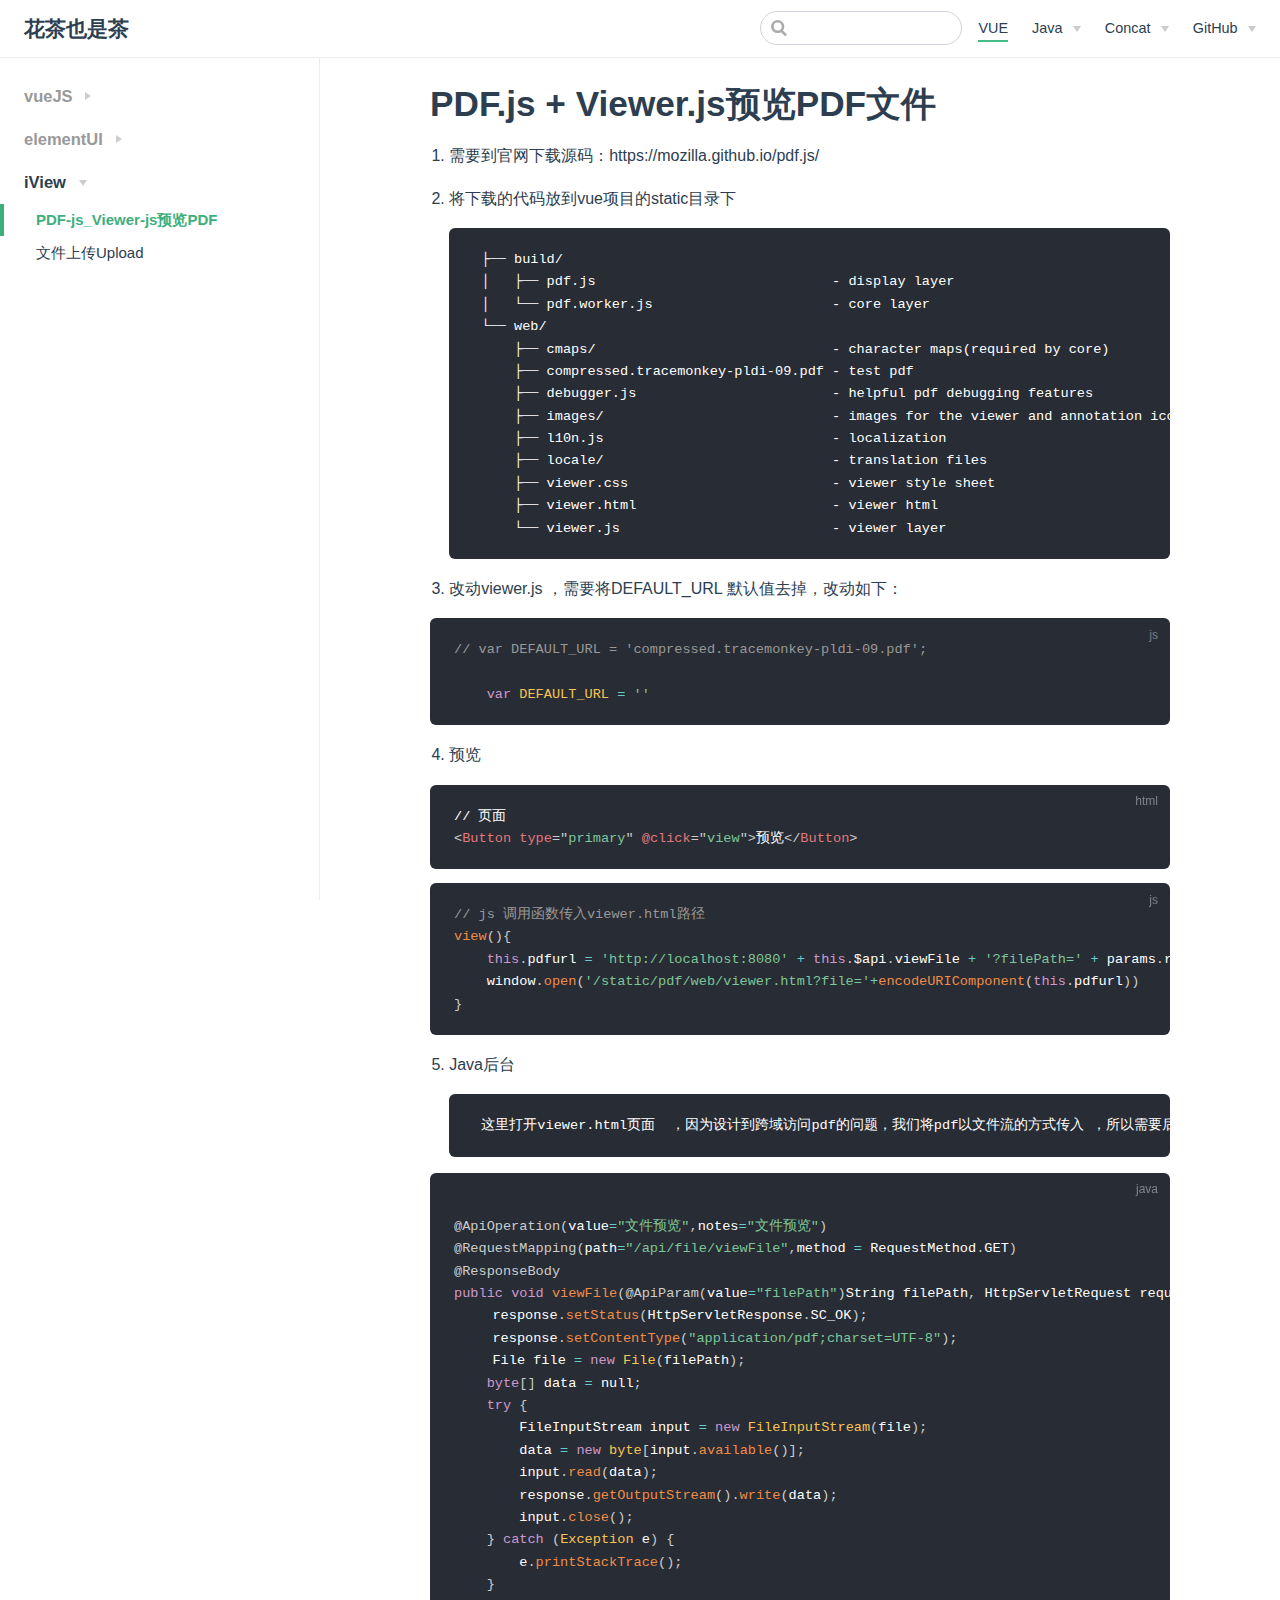
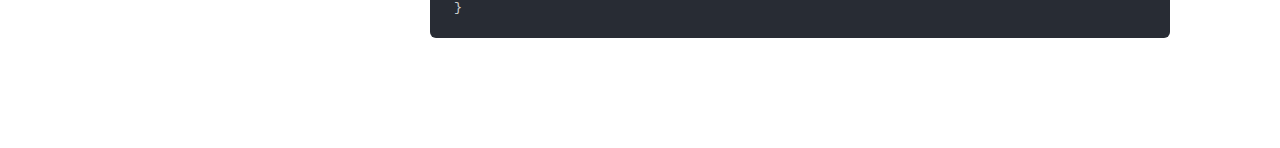
<file: VUE/iView/PDF-js_Viewer-js预览PDF.html>
<!DOCTYPE html>
<html lang="en-US">
  <head>
    <meta charset="utf-8">
    <meta name="viewport" content="width=device-width,initial-scale=1">
    <title>PDF.js + Viewer.js预览PDF文件 | 花茶也是茶</title>
    <meta name="description" content="我的个人网站">
    <link rel="icon" href="/logo.jpg">
    
    <link rel="preload" href="/assets/css/0.styles.e9df883b.css" as="style"><link rel="preload" href="/assets/js/app.7acb0608.js" as="script"><link rel="preload" href="/assets/js/10.0c5d314a.js" as="script"><link rel="prefetch" href="/assets/js/11.f8d8f415.js"><link rel="prefetch" href="/assets/js/12.d1834915.js"><link rel="prefetch" href="/assets/js/13.d985c342.js"><link rel="prefetch" href="/assets/js/14.4e83a487.js"><link rel="prefetch" href="/assets/js/15.b6af3c66.js"><link rel="prefetch" href="/assets/js/2.947a5859.js"><link rel="prefetch" href="/assets/js/3.c9c623f0.js"><link rel="prefetch" href="/assets/js/4.856195d9.js"><link rel="prefetch" href="/assets/js/5.6a72b9e2.js"><link rel="prefetch" href="/assets/js/6.9ac07028.js"><link rel="prefetch" href="/assets/js/7.70a2078f.js"><link rel="prefetch" href="/assets/js/8.436d16bf.js"><link rel="prefetch" href="/assets/js/9.0227f311.js">
    <link rel="stylesheet" href="/assets/css/0.styles.e9df883b.css">
  </head>
  <body>
    <div id="app" data-server-rendered="true"><div class="theme-container"><header class="navbar"><div class="sidebar-button"><svg xmlns="http://www.w3.org/2000/svg" aria-hidden="true" role="img" viewBox="0 0 448 512" class="icon"><path fill="currentColor" d="M436 124H12c-6.627 0-12-5.373-12-12V80c0-6.627 5.373-12 12-12h424c6.627 0 12 5.373 12 12v32c0 6.627-5.373 12-12 12zm0 160H12c-6.627 0-12-5.373-12-12v-32c0-6.627 5.373-12 12-12h424c6.627 0 12 5.373 12 12v32c0 6.627-5.373 12-12 12zm0 160H12c-6.627 0-12-5.373-12-12v-32c0-6.627 5.373-12 12-12h424c6.627 0 12 5.373 12 12v32c0 6.627-5.373 12-12 12z"></path></svg></div> <a href="/" class="home-link router-link-active"><!----> <span class="site-name">花茶也是茶</span></a> <div class="links" style="max-width:nullpx;"><div class="search-box"><input aria-label="Search" autocomplete="off" spellcheck="false" value=""> <!----></div> <nav class="nav-links can-hide"><div class="nav-item"><a href="/VUE/" class="nav-link router-link-active">VUE</a></div><div class="nav-item"><div class="dropdown-wrapper"><a class="dropdown-title"><span class="title">Java</span> <span class="arrow right"></span></a> <ul class="nav-dropdown" style="display:none;"><li class="dropdown-item"><!----> <a href="/Java/SpringBoot/" class="nav-link">SpringBoot</a></li><li class="dropdown-item"><!----> <a href="/Java/Mybatis/" class="nav-link">Mybatis</a></li></ul></div></div><div class="nav-item"><div class="dropdown-wrapper"><a class="dropdown-title"><span class="title">Concat</span> <span class="arrow right"></span></a> <ul class="nav-dropdown" style="display:none;"><li class="dropdown-item"><!----> <a href="https://segmentfault.com/u/mulander" target="_blank" rel="noopener noreferrer" class="nav-link external">
  Segmentfault
  <svg xmlns="http://www.w3.org/2000/svg" aria-hidden="true" x="0px" y="0px" viewBox="0 0 100 100" width="15" height="15" class="icon outbound"><path fill="currentColor" d="M18.8,85.1h56l0,0c2.2,0,4-1.8,4-4v-32h-8v28h-48v-48h28v-8h-32l0,0c-2.2,0-4,1.8-4,4v56C14.8,83.3,16.6,85.1,18.8,85.1z"></path> <polygon fill="currentColor" points="45.7,48.7 51.3,54.3 77.2,28.5 77.2,37.2 85.2,37.2 85.2,14.9 62.8,14.9 62.8,22.9 71.5,22.9"></polygon></svg></a></li></ul></div></div><div class="nav-item"><div class="dropdown-wrapper"><a class="dropdown-title"><span class="title">GitHub</span> <span class="arrow right"></span></a> <ul class="nav-dropdown" style="display:none;"><li class="dropdown-item"><!----> <a href="https://github.com/huarundong" target="_blank" rel="noopener noreferrer" class="nav-link external">
  GitHub首页
  <svg xmlns="http://www.w3.org/2000/svg" aria-hidden="true" x="0px" y="0px" viewBox="0 0 100 100" width="15" height="15" class="icon outbound"><path fill="currentColor" d="M18.8,85.1h56l0,0c2.2,0,4-1.8,4-4v-32h-8v28h-48v-48h28v-8h-32l0,0c-2.2,0-4,1.8-4,4v56C14.8,83.3,16.6,85.1,18.8,85.1z"></path> <polygon fill="currentColor" points="45.7,48.7 51.3,54.3 77.2,28.5 77.2,37.2 85.2,37.2 85.2,14.9 62.8,14.9 62.8,22.9 71.5,22.9"></polygon></svg></a></li><li class="dropdown-item"><!----> <a href="https://mulander-j.github.io/island/code/html/index.html" target="_blank" rel="noopener noreferrer" class="nav-link external">
  Island
  <svg xmlns="http://www.w3.org/2000/svg" aria-hidden="true" x="0px" y="0px" viewBox="0 0 100 100" width="15" height="15" class="icon outbound"><path fill="currentColor" d="M18.8,85.1h56l0,0c2.2,0,4-1.8,4-4v-32h-8v28h-48v-48h28v-8h-32l0,0c-2.2,0-4,1.8-4,4v56C14.8,83.3,16.6,85.1,18.8,85.1z"></path> <polygon fill="currentColor" points="45.7,48.7 51.3,54.3 77.2,28.5 77.2,37.2 85.2,37.2 85.2,14.9 62.8,14.9 62.8,22.9 71.5,22.9"></polygon></svg></a></li><li class="dropdown-item"><!----> <a href="https://mulander-j.github.io/timeWaster/demo/index.html#/" target="_blank" rel="noopener noreferrer" class="nav-link external">
  TimeWaster
  <svg xmlns="http://www.w3.org/2000/svg" aria-hidden="true" x="0px" y="0px" viewBox="0 0 100 100" width="15" height="15" class="icon outbound"><path fill="currentColor" d="M18.8,85.1h56l0,0c2.2,0,4-1.8,4-4v-32h-8v28h-48v-48h28v-8h-32l0,0c-2.2,0-4,1.8-4,4v56C14.8,83.3,16.6,85.1,18.8,85.1z"></path> <polygon fill="currentColor" points="45.7,48.7 51.3,54.3 77.2,28.5 77.2,37.2 85.2,37.2 85.2,14.9 62.8,14.9 62.8,22.9 71.5,22.9"></polygon></svg></a></li></ul></div></div> <!----></nav></div></header> <div class="sidebar-mask"></div> <div class="sidebar"><nav class="nav-links"><div class="nav-item"><a href="/VUE/" class="nav-link router-link-active">VUE</a></div><div class="nav-item"><div class="dropdown-wrapper"><a class="dropdown-title"><span class="title">Java</span> <span class="arrow right"></span></a> <ul class="nav-dropdown" style="display:none;"><li class="dropdown-item"><!----> <a href="/Java/SpringBoot/" class="nav-link">SpringBoot</a></li><li class="dropdown-item"><!----> <a href="/Java/Mybatis/" class="nav-link">Mybatis</a></li></ul></div></div><div class="nav-item"><div class="dropdown-wrapper"><a class="dropdown-title"><span class="title">Concat</span> <span class="arrow right"></span></a> <ul class="nav-dropdown" style="display:none;"><li class="dropdown-item"><!----> <a href="https://segmentfault.com/u/mulander" target="_blank" rel="noopener noreferrer" class="nav-link external">
  Segmentfault
  <svg xmlns="http://www.w3.org/2000/svg" aria-hidden="true" x="0px" y="0px" viewBox="0 0 100 100" width="15" height="15" class="icon outbound"><path fill="currentColor" d="M18.8,85.1h56l0,0c2.2,0,4-1.8,4-4v-32h-8v28h-48v-48h28v-8h-32l0,0c-2.2,0-4,1.8-4,4v56C14.8,83.3,16.6,85.1,18.8,85.1z"></path> <polygon fill="currentColor" points="45.7,48.7 51.3,54.3 77.2,28.5 77.2,37.2 85.2,37.2 85.2,14.9 62.8,14.9 62.8,22.9 71.5,22.9"></polygon></svg></a></li></ul></div></div><div class="nav-item"><div class="dropdown-wrapper"><a class="dropdown-title"><span class="title">GitHub</span> <span class="arrow right"></span></a> <ul class="nav-dropdown" style="display:none;"><li class="dropdown-item"><!----> <a href="https://github.com/huarundong" target="_blank" rel="noopener noreferrer" class="nav-link external">
  GitHub首页
  <svg xmlns="http://www.w3.org/2000/svg" aria-hidden="true" x="0px" y="0px" viewBox="0 0 100 100" width="15" height="15" class="icon outbound"><path fill="currentColor" d="M18.8,85.1h56l0,0c2.2,0,4-1.8,4-4v-32h-8v28h-48v-48h28v-8h-32l0,0c-2.2,0-4,1.8-4,4v56C14.8,83.3,16.6,85.1,18.8,85.1z"></path> <polygon fill="currentColor" points="45.7,48.7 51.3,54.3 77.2,28.5 77.2,37.2 85.2,37.2 85.2,14.9 62.8,14.9 62.8,22.9 71.5,22.9"></polygon></svg></a></li><li class="dropdown-item"><!----> <a href="https://mulander-j.github.io/island/code/html/index.html" target="_blank" rel="noopener noreferrer" class="nav-link external">
  Island
  <svg xmlns="http://www.w3.org/2000/svg" aria-hidden="true" x="0px" y="0px" viewBox="0 0 100 100" width="15" height="15" class="icon outbound"><path fill="currentColor" d="M18.8,85.1h56l0,0c2.2,0,4-1.8,4-4v-32h-8v28h-48v-48h28v-8h-32l0,0c-2.2,0-4,1.8-4,4v56C14.8,83.3,16.6,85.1,18.8,85.1z"></path> <polygon fill="currentColor" points="45.7,48.7 51.3,54.3 77.2,28.5 77.2,37.2 85.2,37.2 85.2,14.9 62.8,14.9 62.8,22.9 71.5,22.9"></polygon></svg></a></li><li class="dropdown-item"><!----> <a href="https://mulander-j.github.io/timeWaster/demo/index.html#/" target="_blank" rel="noopener noreferrer" class="nav-link external">
  TimeWaster
  <svg xmlns="http://www.w3.org/2000/svg" aria-hidden="true" x="0px" y="0px" viewBox="0 0 100 100" width="15" height="15" class="icon outbound"><path fill="currentColor" d="M18.8,85.1h56l0,0c2.2,0,4-1.8,4-4v-32h-8v28h-48v-48h28v-8h-32l0,0c-2.2,0-4,1.8-4,4v56C14.8,83.3,16.6,85.1,18.8,85.1z"></path> <polygon fill="currentColor" points="45.7,48.7 51.3,54.3 77.2,28.5 77.2,37.2 85.2,37.2 85.2,14.9 62.8,14.9 62.8,22.9 71.5,22.9"></polygon></svg></a></li></ul></div></div> <!----></nav>  <ul class="sidebar-links"><li><div class="sidebar-group first collapsable"><p class="sidebar-heading"><span>vueJS</span> <span class="arrow right"></span></p> <!----></div></li><li><div class="sidebar-group collapsable"><p class="sidebar-heading"><span>elementUI</span> <span class="arrow right"></span></p> <!----></div></li><li><div class="sidebar-group collapsable"><p class="sidebar-heading open"><span>iView</span> <span class="arrow down"></span></p> <ul class="sidebar-group-items"><li><a href="/VUE/iView/PDF-js_Viewer-js预览PDF.html" class="active sidebar-link">PDF-js_Viewer-js预览PDF</a></li><li><a href="/VUE/iView/文件上传Upload.html" class="sidebar-link">文件上传Upload</a></li></ul></div></li></ul> </div> <div class="page"> <div class="content"><h1 id="pdf-js-viewer-js预览pdf文件"><a href="#pdf-js-viewer-js预览pdf文件" aria-hidden="true" class="header-anchor">#</a> PDF.js + Viewer.js预览PDF文件</h1> <ol><li><p>需要到官网下载源码：https://mozilla.github.io/pdf.js/</p></li> <li><p>将下载的代码放到vue项目的static目录下</p> <pre><code> ├── build/  
 │   ├── pdf.js                             - display layer  
 │   └── pdf.worker.js                      - core layer     
 └── web/    
     ├── cmaps/                             - character maps(required by core)   
     ├── compressed.tracemonkey-pldi-09.pdf - test pdf   
     ├── debugger.js                        - helpful pdf debugging features     
     ├── images/                            - images for the viewer and annotation icons  
     ├── l10n.js                            - localization
     ├── locale/                            - translation files
     ├── viewer.css                         - viewer style sheet
     ├── viewer.html                        - viewer html
     └── viewer.js                          - viewer layer
</code></pre></li> <li><p>改动viewer.js ，需要将DEFAULT_URL  默认值去掉，改动如下：</p></li></ol> <div class="language-js extra-class"><pre class="language-js"><code><span class="token comment">// var DEFAULT_URL = 'compressed.tracemonkey-pldi-09.pdf';</span>
    
    <span class="token keyword">var</span> <span class="token constant">DEFAULT_URL</span> <span class="token operator">=</span> <span class="token string">''</span>
</code></pre></div><ol start="4"><li>预览</li></ol> <div class="language-html extra-class"><pre class="language-html"><code>// 页面
<span class="token tag"><span class="token tag"><span class="token punctuation">&lt;</span>Button</span> <span class="token attr-name">type</span><span class="token attr-value"><span class="token punctuation">=</span><span class="token punctuation">&quot;</span>primary<span class="token punctuation">&quot;</span></span> <span class="token attr-name">@click</span><span class="token attr-value"><span class="token punctuation">=</span><span class="token punctuation">&quot;</span>view<span class="token punctuation">&quot;</span></span><span class="token punctuation">&gt;</span></span>预览<span class="token tag"><span class="token tag"><span class="token punctuation">&lt;/</span>Button</span><span class="token punctuation">&gt;</span></span>
</code></pre></div><div class="language-js extra-class"><pre class="language-js"><code><span class="token comment">// js 调用函数传入viewer.html路径</span>
<span class="token function">view</span><span class="token punctuation">(</span><span class="token punctuation">)</span><span class="token punctuation">{</span>
    <span class="token keyword">this</span><span class="token punctuation">.</span>pdfurl <span class="token operator">=</span> <span class="token string">'http://localhost:8080'</span> <span class="token operator">+</span> <span class="token keyword">this</span><span class="token punctuation">.</span>$api<span class="token punctuation">.</span>viewFile <span class="token operator">+</span> <span class="token string">'?filePath='</span> <span class="token operator">+</span> params<span class="token punctuation">.</span>row<span class="token punctuation">.</span>filePath<span class="token punctuation">.</span><span class="token function">replace</span><span class="token punctuation">(</span><span class="token regex">/\\/g</span><span class="token punctuation">,</span> <span class="token string">'/'</span><span class="token punctuation">)</span> <span class="token operator">+</span> <span class="token string">'.pdf'</span>
    window<span class="token punctuation">.</span><span class="token function">open</span><span class="token punctuation">(</span><span class="token string">'/static/pdf/web/viewer.html?file='</span><span class="token operator">+</span><span class="token function">encodeURIComponent</span><span class="token punctuation">(</span><span class="token keyword">this</span><span class="token punctuation">.</span>pdfurl<span class="token punctuation">)</span><span class="token punctuation">)</span>
<span class="token punctuation">}</span>
</code></pre></div><ol start="5"><li><p>Java后台</p> <pre><code> 这里打开viewer.html页面  ，因为设计到跨域访问pdf的问题，我们将pdf以文件流的方式传入 ，所以需要后台代码处理 ，如下：
</code></pre></li></ol> <div class="language-java extra-class"><pre class="language-java"><code>
<span class="token annotation punctuation">@ApiOperation</span><span class="token punctuation">(</span>value<span class="token operator">=</span><span class="token string">&quot;文件预览&quot;</span><span class="token punctuation">,</span>notes<span class="token operator">=</span><span class="token string">&quot;文件预览&quot;</span><span class="token punctuation">)</span>
<span class="token annotation punctuation">@RequestMapping</span><span class="token punctuation">(</span>path<span class="token operator">=</span><span class="token string">&quot;/api/file/viewFile&quot;</span><span class="token punctuation">,</span>method <span class="token operator">=</span> RequestMethod<span class="token punctuation">.</span>GET<span class="token punctuation">)</span>
<span class="token annotation punctuation">@ResponseBody</span>
<span class="token keyword">public</span> <span class="token keyword">void</span> <span class="token function">viewFile</span><span class="token punctuation">(</span><span class="token annotation punctuation">@ApiParam</span><span class="token punctuation">(</span>value<span class="token operator">=</span><span class="token string">&quot;filePath&quot;</span><span class="token punctuation">)</span>String filePath<span class="token punctuation">,</span> HttpServletRequest request<span class="token punctuation">,</span> HttpServletResponse response<span class="token punctuation">)</span><span class="token punctuation">{</span>
	response<span class="token punctuation">.</span><span class="token function">setStatus</span><span class="token punctuation">(</span>HttpServletResponse<span class="token punctuation">.</span>SC_OK<span class="token punctuation">)</span><span class="token punctuation">;</span>  
	response<span class="token punctuation">.</span><span class="token function">setContentType</span><span class="token punctuation">(</span><span class="token string">&quot;application/pdf;charset=UTF-8&quot;</span><span class="token punctuation">)</span><span class="token punctuation">;</span> 
	File file <span class="token operator">=</span> <span class="token keyword">new</span> <span class="token class-name">File</span><span class="token punctuation">(</span>filePath<span class="token punctuation">)</span><span class="token punctuation">;</span>
    <span class="token keyword">byte</span><span class="token punctuation">[</span><span class="token punctuation">]</span> data <span class="token operator">=</span> null<span class="token punctuation">;</span>
    <span class="token keyword">try</span> <span class="token punctuation">{</span>
        FileInputStream input <span class="token operator">=</span> <span class="token keyword">new</span> <span class="token class-name">FileInputStream</span><span class="token punctuation">(</span>file<span class="token punctuation">)</span><span class="token punctuation">;</span>
        data <span class="token operator">=</span> <span class="token keyword">new</span> <span class="token class-name">byte</span><span class="token punctuation">[</span>input<span class="token punctuation">.</span><span class="token function">available</span><span class="token punctuation">(</span><span class="token punctuation">)</span><span class="token punctuation">]</span><span class="token punctuation">;</span>
        input<span class="token punctuation">.</span><span class="token function">read</span><span class="token punctuation">(</span>data<span class="token punctuation">)</span><span class="token punctuation">;</span>
        response<span class="token punctuation">.</span><span class="token function">getOutputStream</span><span class="token punctuation">(</span><span class="token punctuation">)</span><span class="token punctuation">.</span><span class="token function">write</span><span class="token punctuation">(</span>data<span class="token punctuation">)</span><span class="token punctuation">;</span>
        input<span class="token punctuation">.</span><span class="token function">close</span><span class="token punctuation">(</span><span class="token punctuation">)</span><span class="token punctuation">;</span>
    <span class="token punctuation">}</span> <span class="token keyword">catch</span> <span class="token punctuation">(</span><span class="token class-name">Exception</span> e<span class="token punctuation">)</span> <span class="token punctuation">{</span>
        e<span class="token punctuation">.</span><span class="token function">printStackTrace</span><span class="token punctuation">(</span><span class="token punctuation">)</span><span class="token punctuation">;</span>
    <span class="token punctuation">}</span>
<span class="token punctuation">}</span>
</code></pre></div></div> <div class="page-edit"><!----> <!----></div> <!----> </div> <!----></div></div>
    <script src="/assets/js/app.7acb0608.js" defer></script><script src="/assets/js/10.0c5d314a.js" defer></script>
  </body>
</html>
</file>
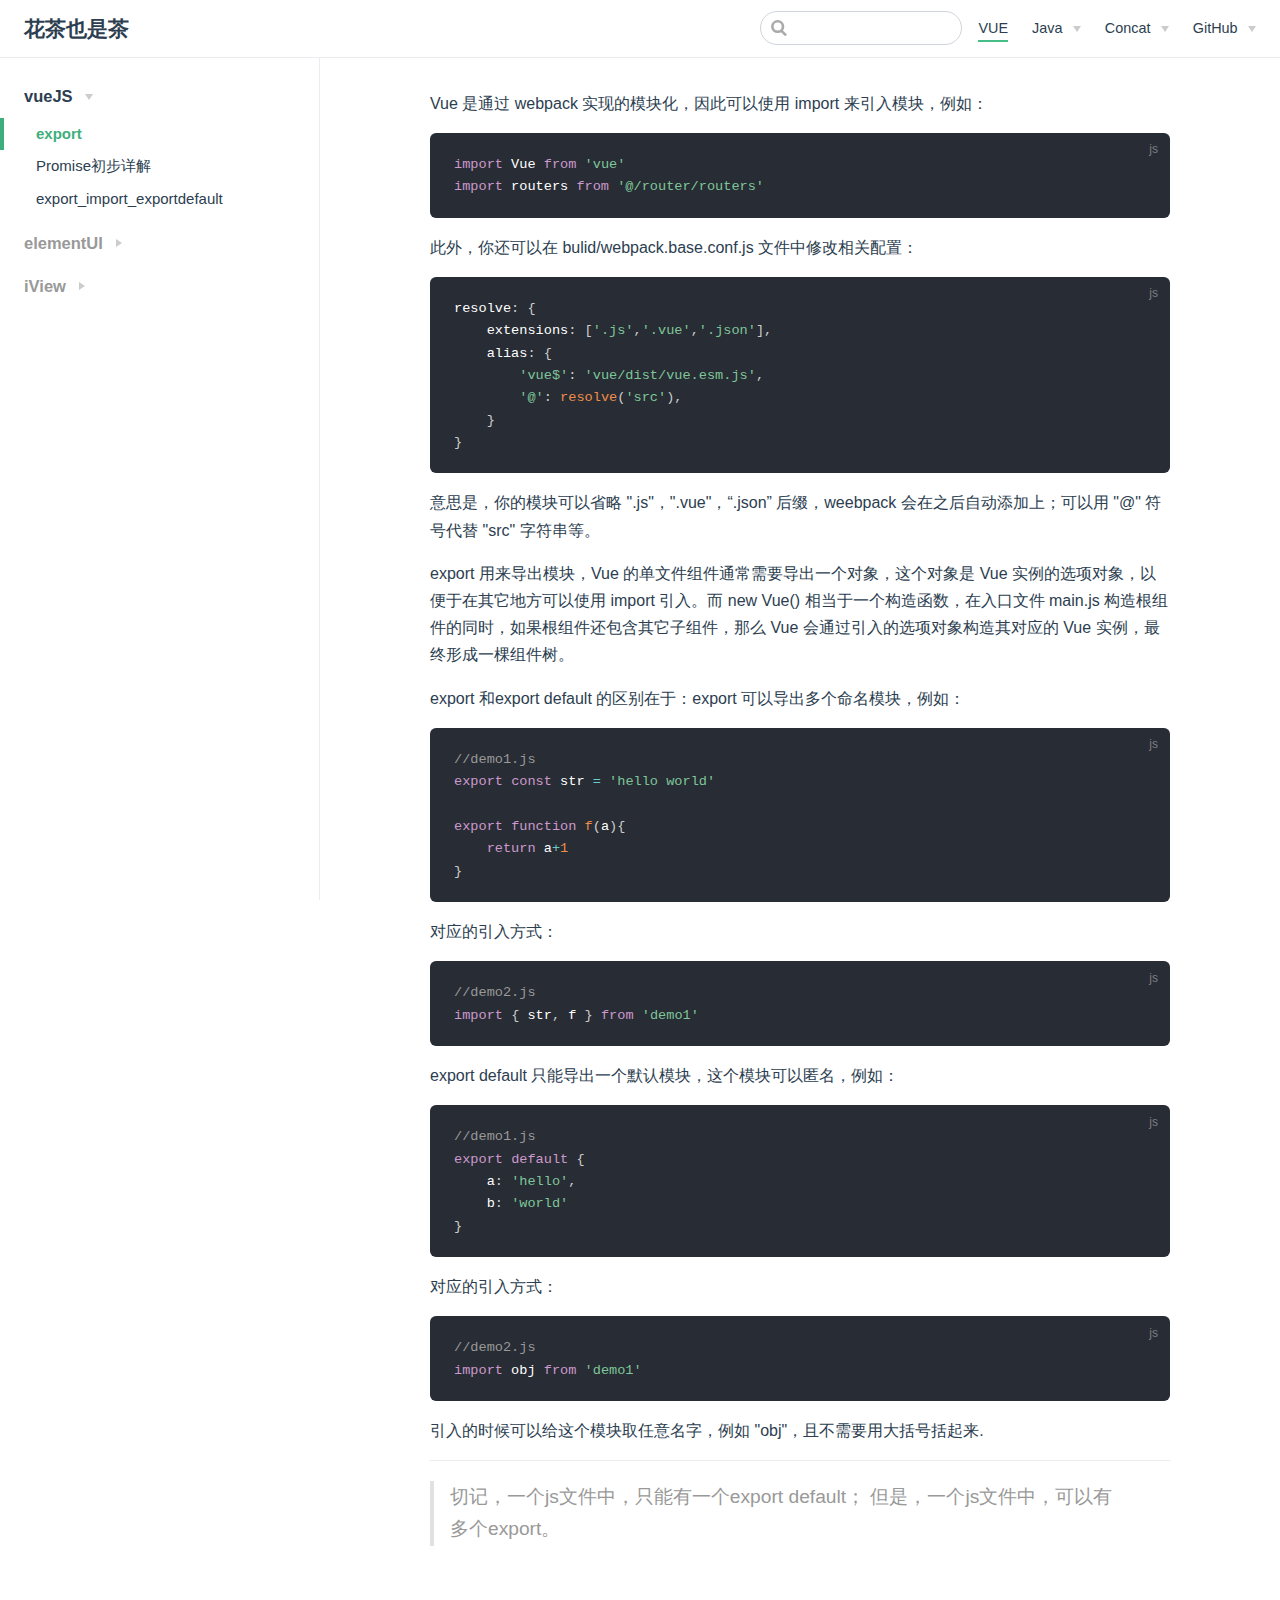
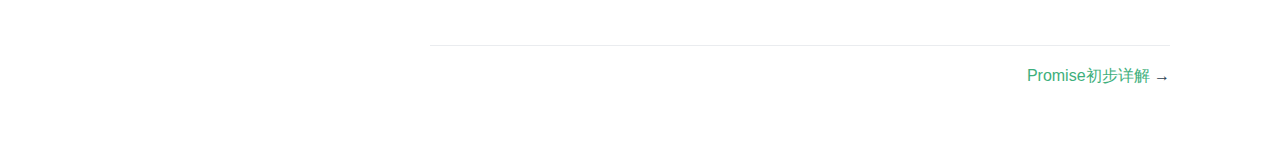
<file: VUE/vueJS/export.html>
<!DOCTYPE html>
<html lang="en-US">
  <head>
    <meta charset="utf-8">
    <meta name="viewport" content="width=device-width,initial-scale=1">
    <title>花茶也是茶</title>
    <meta name="description" content="我的个人网站">
    <link rel="icon" href="/logo.jpg">
    
    <link rel="preload" href="/assets/css/0.styles.e9df883b.css" as="style"><link rel="preload" href="/assets/js/app.7acb0608.js" as="script"><link rel="preload" href="/assets/js/13.d985c342.js" as="script"><link rel="prefetch" href="/assets/js/10.0c5d314a.js"><link rel="prefetch" href="/assets/js/11.f8d8f415.js"><link rel="prefetch" href="/assets/js/12.d1834915.js"><link rel="prefetch" href="/assets/js/14.4e83a487.js"><link rel="prefetch" href="/assets/js/15.b6af3c66.js"><link rel="prefetch" href="/assets/js/2.947a5859.js"><link rel="prefetch" href="/assets/js/3.c9c623f0.js"><link rel="prefetch" href="/assets/js/4.856195d9.js"><link rel="prefetch" href="/assets/js/5.6a72b9e2.js"><link rel="prefetch" href="/assets/js/6.9ac07028.js"><link rel="prefetch" href="/assets/js/7.70a2078f.js"><link rel="prefetch" href="/assets/js/8.436d16bf.js"><link rel="prefetch" href="/assets/js/9.0227f311.js">
    <link rel="stylesheet" href="/assets/css/0.styles.e9df883b.css">
  </head>
  <body>
    <div id="app" data-server-rendered="true"><div class="theme-container"><header class="navbar"><div class="sidebar-button"><svg xmlns="http://www.w3.org/2000/svg" aria-hidden="true" role="img" viewBox="0 0 448 512" class="icon"><path fill="currentColor" d="M436 124H12c-6.627 0-12-5.373-12-12V80c0-6.627 5.373-12 12-12h424c6.627 0 12 5.373 12 12v32c0 6.627-5.373 12-12 12zm0 160H12c-6.627 0-12-5.373-12-12v-32c0-6.627 5.373-12 12-12h424c6.627 0 12 5.373 12 12v32c0 6.627-5.373 12-12 12zm0 160H12c-6.627 0-12-5.373-12-12v-32c0-6.627 5.373-12 12-12h424c6.627 0 12 5.373 12 12v32c0 6.627-5.373 12-12 12z"></path></svg></div> <a href="/" class="home-link router-link-active"><!----> <span class="site-name">花茶也是茶</span></a> <div class="links" style="max-width:nullpx;"><div class="search-box"><input aria-label="Search" autocomplete="off" spellcheck="false" value=""> <!----></div> <nav class="nav-links can-hide"><div class="nav-item"><a href="/VUE/" class="nav-link router-link-active">VUE</a></div><div class="nav-item"><div class="dropdown-wrapper"><a class="dropdown-title"><span class="title">Java</span> <span class="arrow right"></span></a> <ul class="nav-dropdown" style="display:none;"><li class="dropdown-item"><!----> <a href="/Java/SpringBoot/" class="nav-link">SpringBoot</a></li><li class="dropdown-item"><!----> <a href="/Java/Mybatis/" class="nav-link">Mybatis</a></li></ul></div></div><div class="nav-item"><div class="dropdown-wrapper"><a class="dropdown-title"><span class="title">Concat</span> <span class="arrow right"></span></a> <ul class="nav-dropdown" style="display:none;"><li class="dropdown-item"><!----> <a href="https://segmentfault.com/u/mulander" target="_blank" rel="noopener noreferrer" class="nav-link external">
  Segmentfault
  <svg xmlns="http://www.w3.org/2000/svg" aria-hidden="true" x="0px" y="0px" viewBox="0 0 100 100" width="15" height="15" class="icon outbound"><path fill="currentColor" d="M18.8,85.1h56l0,0c2.2,0,4-1.8,4-4v-32h-8v28h-48v-48h28v-8h-32l0,0c-2.2,0-4,1.8-4,4v56C14.8,83.3,16.6,85.1,18.8,85.1z"></path> <polygon fill="currentColor" points="45.7,48.7 51.3,54.3 77.2,28.5 77.2,37.2 85.2,37.2 85.2,14.9 62.8,14.9 62.8,22.9 71.5,22.9"></polygon></svg></a></li></ul></div></div><div class="nav-item"><div class="dropdown-wrapper"><a class="dropdown-title"><span class="title">GitHub</span> <span class="arrow right"></span></a> <ul class="nav-dropdown" style="display:none;"><li class="dropdown-item"><!----> <a href="https://github.com/huarundong" target="_blank" rel="noopener noreferrer" class="nav-link external">
  GitHub首页
  <svg xmlns="http://www.w3.org/2000/svg" aria-hidden="true" x="0px" y="0px" viewBox="0 0 100 100" width="15" height="15" class="icon outbound"><path fill="currentColor" d="M18.8,85.1h56l0,0c2.2,0,4-1.8,4-4v-32h-8v28h-48v-48h28v-8h-32l0,0c-2.2,0-4,1.8-4,4v56C14.8,83.3,16.6,85.1,18.8,85.1z"></path> <polygon fill="currentColor" points="45.7,48.7 51.3,54.3 77.2,28.5 77.2,37.2 85.2,37.2 85.2,14.9 62.8,14.9 62.8,22.9 71.5,22.9"></polygon></svg></a></li><li class="dropdown-item"><!----> <a href="https://mulander-j.github.io/island/code/html/index.html" target="_blank" rel="noopener noreferrer" class="nav-link external">
  Island
  <svg xmlns="http://www.w3.org/2000/svg" aria-hidden="true" x="0px" y="0px" viewBox="0 0 100 100" width="15" height="15" class="icon outbound"><path fill="currentColor" d="M18.8,85.1h56l0,0c2.2,0,4-1.8,4-4v-32h-8v28h-48v-48h28v-8h-32l0,0c-2.2,0-4,1.8-4,4v56C14.8,83.3,16.6,85.1,18.8,85.1z"></path> <polygon fill="currentColor" points="45.7,48.7 51.3,54.3 77.2,28.5 77.2,37.2 85.2,37.2 85.2,14.9 62.8,14.9 62.8,22.9 71.5,22.9"></polygon></svg></a></li><li class="dropdown-item"><!----> <a href="https://mulander-j.github.io/timeWaster/demo/index.html#/" target="_blank" rel="noopener noreferrer" class="nav-link external">
  TimeWaster
  <svg xmlns="http://www.w3.org/2000/svg" aria-hidden="true" x="0px" y="0px" viewBox="0 0 100 100" width="15" height="15" class="icon outbound"><path fill="currentColor" d="M18.8,85.1h56l0,0c2.2,0,4-1.8,4-4v-32h-8v28h-48v-48h28v-8h-32l0,0c-2.2,0-4,1.8-4,4v56C14.8,83.3,16.6,85.1,18.8,85.1z"></path> <polygon fill="currentColor" points="45.7,48.7 51.3,54.3 77.2,28.5 77.2,37.2 85.2,37.2 85.2,14.9 62.8,14.9 62.8,22.9 71.5,22.9"></polygon></svg></a></li></ul></div></div> <!----></nav></div></header> <div class="sidebar-mask"></div> <div class="sidebar"><nav class="nav-links"><div class="nav-item"><a href="/VUE/" class="nav-link router-link-active">VUE</a></div><div class="nav-item"><div class="dropdown-wrapper"><a class="dropdown-title"><span class="title">Java</span> <span class="arrow right"></span></a> <ul class="nav-dropdown" style="display:none;"><li class="dropdown-item"><!----> <a href="/Java/SpringBoot/" class="nav-link">SpringBoot</a></li><li class="dropdown-item"><!----> <a href="/Java/Mybatis/" class="nav-link">Mybatis</a></li></ul></div></div><div class="nav-item"><div class="dropdown-wrapper"><a class="dropdown-title"><span class="title">Concat</span> <span class="arrow right"></span></a> <ul class="nav-dropdown" style="display:none;"><li class="dropdown-item"><!----> <a href="https://segmentfault.com/u/mulander" target="_blank" rel="noopener noreferrer" class="nav-link external">
  Segmentfault
  <svg xmlns="http://www.w3.org/2000/svg" aria-hidden="true" x="0px" y="0px" viewBox="0 0 100 100" width="15" height="15" class="icon outbound"><path fill="currentColor" d="M18.8,85.1h56l0,0c2.2,0,4-1.8,4-4v-32h-8v28h-48v-48h28v-8h-32l0,0c-2.2,0-4,1.8-4,4v56C14.8,83.3,16.6,85.1,18.8,85.1z"></path> <polygon fill="currentColor" points="45.7,48.7 51.3,54.3 77.2,28.5 77.2,37.2 85.2,37.2 85.2,14.9 62.8,14.9 62.8,22.9 71.5,22.9"></polygon></svg></a></li></ul></div></div><div class="nav-item"><div class="dropdown-wrapper"><a class="dropdown-title"><span class="title">GitHub</span> <span class="arrow right"></span></a> <ul class="nav-dropdown" style="display:none;"><li class="dropdown-item"><!----> <a href="https://github.com/huarundong" target="_blank" rel="noopener noreferrer" class="nav-link external">
  GitHub首页
  <svg xmlns="http://www.w3.org/2000/svg" aria-hidden="true" x="0px" y="0px" viewBox="0 0 100 100" width="15" height="15" class="icon outbound"><path fill="currentColor" d="M18.8,85.1h56l0,0c2.2,0,4-1.8,4-4v-32h-8v28h-48v-48h28v-8h-32l0,0c-2.2,0-4,1.8-4,4v56C14.8,83.3,16.6,85.1,18.8,85.1z"></path> <polygon fill="currentColor" points="45.7,48.7 51.3,54.3 77.2,28.5 77.2,37.2 85.2,37.2 85.2,14.9 62.8,14.9 62.8,22.9 71.5,22.9"></polygon></svg></a></li><li class="dropdown-item"><!----> <a href="https://mulander-j.github.io/island/code/html/index.html" target="_blank" rel="noopener noreferrer" class="nav-link external">
  Island
  <svg xmlns="http://www.w3.org/2000/svg" aria-hidden="true" x="0px" y="0px" viewBox="0 0 100 100" width="15" height="15" class="icon outbound"><path fill="currentColor" d="M18.8,85.1h56l0,0c2.2,0,4-1.8,4-4v-32h-8v28h-48v-48h28v-8h-32l0,0c-2.2,0-4,1.8-4,4v56C14.8,83.3,16.6,85.1,18.8,85.1z"></path> <polygon fill="currentColor" points="45.7,48.7 51.3,54.3 77.2,28.5 77.2,37.2 85.2,37.2 85.2,14.9 62.8,14.9 62.8,22.9 71.5,22.9"></polygon></svg></a></li><li class="dropdown-item"><!----> <a href="https://mulander-j.github.io/timeWaster/demo/index.html#/" target="_blank" rel="noopener noreferrer" class="nav-link external">
  TimeWaster
  <svg xmlns="http://www.w3.org/2000/svg" aria-hidden="true" x="0px" y="0px" viewBox="0 0 100 100" width="15" height="15" class="icon outbound"><path fill="currentColor" d="M18.8,85.1h56l0,0c2.2,0,4-1.8,4-4v-32h-8v28h-48v-48h28v-8h-32l0,0c-2.2,0-4,1.8-4,4v56C14.8,83.3,16.6,85.1,18.8,85.1z"></path> <polygon fill="currentColor" points="45.7,48.7 51.3,54.3 77.2,28.5 77.2,37.2 85.2,37.2 85.2,14.9 62.8,14.9 62.8,22.9 71.5,22.9"></polygon></svg></a></li></ul></div></div> <!----></nav>  <ul class="sidebar-links"><li><div class="sidebar-group first collapsable"><p class="sidebar-heading open"><span>vueJS</span> <span class="arrow down"></span></p> <ul class="sidebar-group-items"><li><a href="/VUE/vueJS/export.html" class="active sidebar-link">export</a></li><li><a href="/VUE/vueJS/Promise初步详解.html" class="sidebar-link">Promise初步详解</a></li><li><a href="/VUE/vueJS/export_import_exportdefault.html" class="sidebar-link">export_import_exportdefault</a></li></ul></div></li><li><div class="sidebar-group collapsable"><p class="sidebar-heading"><span>elementUI</span> <span class="arrow right"></span></p> <!----></div></li><li><div class="sidebar-group collapsable"><p class="sidebar-heading"><span>iView</span> <span class="arrow right"></span></p> <!----></div></li></ul> </div> <div class="page"> <div class="content"><p>Vue 是通过 webpack 实现的模块化，因此可以使用 import 来引入模块，例如：</p> <div class="language-js extra-class"><pre class="language-js"><code><span class="token keyword">import</span> Vue <span class="token keyword">from</span> <span class="token string">'vue'</span>
<span class="token keyword">import</span> routers <span class="token keyword">from</span> <span class="token string">'@/router/routers'</span>
</code></pre></div><p>此外，你还可以在 bulid/webpack.base.conf.js 文件中修改相关配置：</p> <div class="language-js extra-class"><pre class="language-js"><code>resolve<span class="token punctuation">:</span> <span class="token punctuation">{</span>
    extensions<span class="token punctuation">:</span> <span class="token punctuation">[</span><span class="token string">'.js'</span><span class="token punctuation">,</span><span class="token string">'.vue'</span><span class="token punctuation">,</span><span class="token string">'.json'</span><span class="token punctuation">]</span><span class="token punctuation">,</span>
    alias<span class="token punctuation">:</span> <span class="token punctuation">{</span>
        <span class="token string">'vue$'</span><span class="token punctuation">:</span> <span class="token string">'vue/dist/vue.esm.js'</span><span class="token punctuation">,</span>
        <span class="token string">'@'</span><span class="token punctuation">:</span> <span class="token function">resolve</span><span class="token punctuation">(</span><span class="token string">'src'</span><span class="token punctuation">)</span><span class="token punctuation">,</span>
    <span class="token punctuation">}</span>
<span class="token punctuation">}</span>
</code></pre></div><p>意思是，你的模块可以省略 &quot;.js&quot;，&quot;.vue&quot;，“.json” 后缀，weebpack 会在之后自动添加上；可以用 &quot;@&quot; 符号代替 &quot;src&quot; 字符串等。</p> <p>export 用来导出模块，Vue 的单文件组件通常需要导出一个对象，这个对象是 Vue 实例的选项对象，以便于在其它地方可以使用 import 引入。而 new Vue() 相当于一个构造函数，在入口文件 main.js 构造根组件的同时，如果根组件还包含其它子组件，那么 Vue 会通过引入的选项对象构造其对应的 Vue 实例，最终形成一棵组件树。</p> <p>export 和export default 的区别在于：export 可以导出多个命名模块，例如：</p> <div class="language-js extra-class"><pre class="language-js"><code><span class="token comment">//demo1.js</span>
<span class="token keyword">export</span> <span class="token keyword">const</span> str <span class="token operator">=</span> <span class="token string">'hello world'</span>

<span class="token keyword">export</span> <span class="token keyword">function</span> <span class="token function">f</span><span class="token punctuation">(</span>a<span class="token punctuation">)</span><span class="token punctuation">{</span>
    <span class="token keyword">return</span> a<span class="token operator">+</span><span class="token number">1</span>
<span class="token punctuation">}</span>
</code></pre></div><p>对应的引入方式：</p> <div class="language-js extra-class"><pre class="language-js"><code><span class="token comment">//demo2.js</span>
<span class="token keyword">import</span> <span class="token punctuation">{</span> str<span class="token punctuation">,</span> f <span class="token punctuation">}</span> <span class="token keyword">from</span> <span class="token string">'demo1'</span>
</code></pre></div><p>export default 只能导出一个默认模块，这个模块可以匿名，例如：</p> <div class="language-js extra-class"><pre class="language-js"><code><span class="token comment">//demo1.js</span>
<span class="token keyword">export</span> <span class="token keyword">default</span> <span class="token punctuation">{</span>
    a<span class="token punctuation">:</span> <span class="token string">'hello'</span><span class="token punctuation">,</span>
    b<span class="token punctuation">:</span> <span class="token string">'world'</span>      
<span class="token punctuation">}</span>
</code></pre></div><p>对应的引入方式：</p> <div class="language-js extra-class"><pre class="language-js"><code><span class="token comment">//demo2.js</span>
<span class="token keyword">import</span> obj <span class="token keyword">from</span> <span class="token string">'demo1'</span>
</code></pre></div><p>引入的时候可以给这个模块取任意名字，例如 &quot;obj&quot;，且不需要用大括号括起来.</p> <hr> <blockquote><p>切记，一个js文件中，只能有一个export default；
但是，一个js文件中，可以有多个export。</p></blockquote></div> <div class="page-edit"><!----> <!----></div> <div class="page-nav"><p class="inner"><!----> <span class="next"><a href="/VUE/vueJS/Promise初步详解.html">
          Promise初步详解
        </a>
        →
      </span></p></div> </div> <!----></div></div>
    <script src="/assets/js/app.7acb0608.js" defer></script><script src="/assets/js/13.d985c342.js" defer></script>
  </body>
</html>
</file>
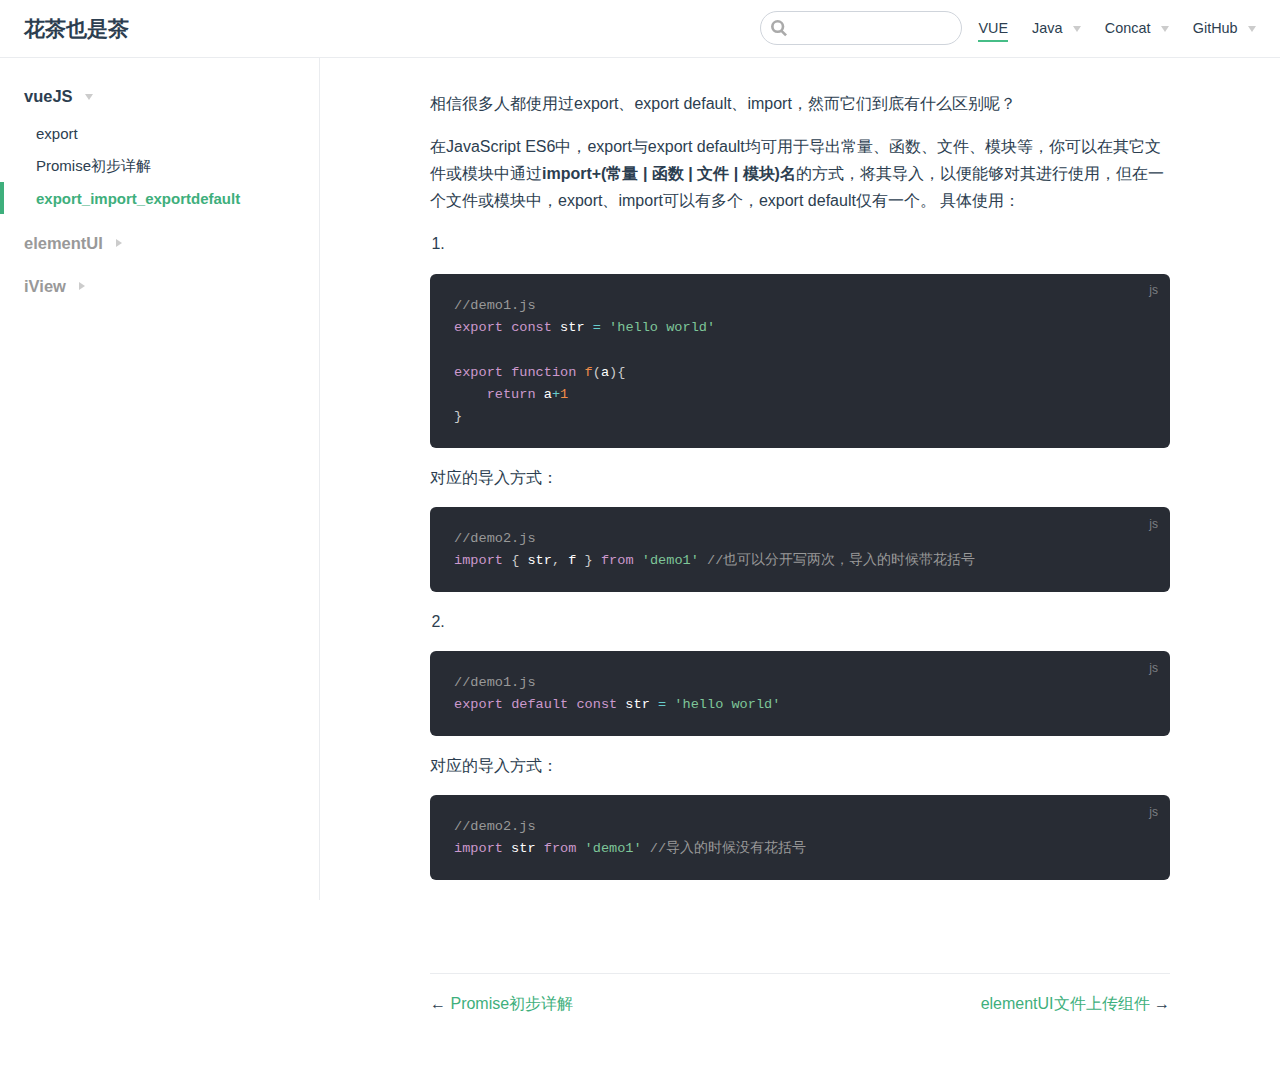
<file: VUE/vueJS/export_import_exportdefault.html>
<!DOCTYPE html>
<html lang="en-US">
  <head>
    <meta charset="utf-8">
    <meta name="viewport" content="width=device-width,initial-scale=1">
    <title>花茶也是茶</title>
    <meta name="description" content="我的个人网站">
    <link rel="icon" href="/logo.jpg">
    
    <link rel="preload" href="/assets/css/0.styles.e9df883b.css" as="style"><link rel="preload" href="/assets/js/app.7acb0608.js" as="script"><link rel="preload" href="/assets/js/14.4e83a487.js" as="script"><link rel="prefetch" href="/assets/js/10.0c5d314a.js"><link rel="prefetch" href="/assets/js/11.f8d8f415.js"><link rel="prefetch" href="/assets/js/12.d1834915.js"><link rel="prefetch" href="/assets/js/13.d985c342.js"><link rel="prefetch" href="/assets/js/15.b6af3c66.js"><link rel="prefetch" href="/assets/js/2.947a5859.js"><link rel="prefetch" href="/assets/js/3.c9c623f0.js"><link rel="prefetch" href="/assets/js/4.856195d9.js"><link rel="prefetch" href="/assets/js/5.6a72b9e2.js"><link rel="prefetch" href="/assets/js/6.9ac07028.js"><link rel="prefetch" href="/assets/js/7.70a2078f.js"><link rel="prefetch" href="/assets/js/8.436d16bf.js"><link rel="prefetch" href="/assets/js/9.0227f311.js">
    <link rel="stylesheet" href="/assets/css/0.styles.e9df883b.css">
  </head>
  <body>
    <div id="app" data-server-rendered="true"><div class="theme-container"><header class="navbar"><div class="sidebar-button"><svg xmlns="http://www.w3.org/2000/svg" aria-hidden="true" role="img" viewBox="0 0 448 512" class="icon"><path fill="currentColor" d="M436 124H12c-6.627 0-12-5.373-12-12V80c0-6.627 5.373-12 12-12h424c6.627 0 12 5.373 12 12v32c0 6.627-5.373 12-12 12zm0 160H12c-6.627 0-12-5.373-12-12v-32c0-6.627 5.373-12 12-12h424c6.627 0 12 5.373 12 12v32c0 6.627-5.373 12-12 12zm0 160H12c-6.627 0-12-5.373-12-12v-32c0-6.627 5.373-12 12-12h424c6.627 0 12 5.373 12 12v32c0 6.627-5.373 12-12 12z"></path></svg></div> <a href="/" class="home-link router-link-active"><!----> <span class="site-name">花茶也是茶</span></a> <div class="links" style="max-width:nullpx;"><div class="search-box"><input aria-label="Search" autocomplete="off" spellcheck="false" value=""> <!----></div> <nav class="nav-links can-hide"><div class="nav-item"><a href="/VUE/" class="nav-link router-link-active">VUE</a></div><div class="nav-item"><div class="dropdown-wrapper"><a class="dropdown-title"><span class="title">Java</span> <span class="arrow right"></span></a> <ul class="nav-dropdown" style="display:none;"><li class="dropdown-item"><!----> <a href="/Java/SpringBoot/" class="nav-link">SpringBoot</a></li><li class="dropdown-item"><!----> <a href="/Java/Mybatis/" class="nav-link">Mybatis</a></li></ul></div></div><div class="nav-item"><div class="dropdown-wrapper"><a class="dropdown-title"><span class="title">Concat</span> <span class="arrow right"></span></a> <ul class="nav-dropdown" style="display:none;"><li class="dropdown-item"><!----> <a href="https://segmentfault.com/u/mulander" target="_blank" rel="noopener noreferrer" class="nav-link external">
  Segmentfault
  <svg xmlns="http://www.w3.org/2000/svg" aria-hidden="true" x="0px" y="0px" viewBox="0 0 100 100" width="15" height="15" class="icon outbound"><path fill="currentColor" d="M18.8,85.1h56l0,0c2.2,0,4-1.8,4-4v-32h-8v28h-48v-48h28v-8h-32l0,0c-2.2,0-4,1.8-4,4v56C14.8,83.3,16.6,85.1,18.8,85.1z"></path> <polygon fill="currentColor" points="45.7,48.7 51.3,54.3 77.2,28.5 77.2,37.2 85.2,37.2 85.2,14.9 62.8,14.9 62.8,22.9 71.5,22.9"></polygon></svg></a></li></ul></div></div><div class="nav-item"><div class="dropdown-wrapper"><a class="dropdown-title"><span class="title">GitHub</span> <span class="arrow right"></span></a> <ul class="nav-dropdown" style="display:none;"><li class="dropdown-item"><!----> <a href="https://github.com/huarundong" target="_blank" rel="noopener noreferrer" class="nav-link external">
  GitHub首页
  <svg xmlns="http://www.w3.org/2000/svg" aria-hidden="true" x="0px" y="0px" viewBox="0 0 100 100" width="15" height="15" class="icon outbound"><path fill="currentColor" d="M18.8,85.1h56l0,0c2.2,0,4-1.8,4-4v-32h-8v28h-48v-48h28v-8h-32l0,0c-2.2,0-4,1.8-4,4v56C14.8,83.3,16.6,85.1,18.8,85.1z"></path> <polygon fill="currentColor" points="45.7,48.7 51.3,54.3 77.2,28.5 77.2,37.2 85.2,37.2 85.2,14.9 62.8,14.9 62.8,22.9 71.5,22.9"></polygon></svg></a></li><li class="dropdown-item"><!----> <a href="https://mulander-j.github.io/island/code/html/index.html" target="_blank" rel="noopener noreferrer" class="nav-link external">
  Island
  <svg xmlns="http://www.w3.org/2000/svg" aria-hidden="true" x="0px" y="0px" viewBox="0 0 100 100" width="15" height="15" class="icon outbound"><path fill="currentColor" d="M18.8,85.1h56l0,0c2.2,0,4-1.8,4-4v-32h-8v28h-48v-48h28v-8h-32l0,0c-2.2,0-4,1.8-4,4v56C14.8,83.3,16.6,85.1,18.8,85.1z"></path> <polygon fill="currentColor" points="45.7,48.7 51.3,54.3 77.2,28.5 77.2,37.2 85.2,37.2 85.2,14.9 62.8,14.9 62.8,22.9 71.5,22.9"></polygon></svg></a></li><li class="dropdown-item"><!----> <a href="https://mulander-j.github.io/timeWaster/demo/index.html#/" target="_blank" rel="noopener noreferrer" class="nav-link external">
  TimeWaster
  <svg xmlns="http://www.w3.org/2000/svg" aria-hidden="true" x="0px" y="0px" viewBox="0 0 100 100" width="15" height="15" class="icon outbound"><path fill="currentColor" d="M18.8,85.1h56l0,0c2.2,0,4-1.8,4-4v-32h-8v28h-48v-48h28v-8h-32l0,0c-2.2,0-4,1.8-4,4v56C14.8,83.3,16.6,85.1,18.8,85.1z"></path> <polygon fill="currentColor" points="45.7,48.7 51.3,54.3 77.2,28.5 77.2,37.2 85.2,37.2 85.2,14.9 62.8,14.9 62.8,22.9 71.5,22.9"></polygon></svg></a></li></ul></div></div> <!----></nav></div></header> <div class="sidebar-mask"></div> <div class="sidebar"><nav class="nav-links"><div class="nav-item"><a href="/VUE/" class="nav-link router-link-active">VUE</a></div><div class="nav-item"><div class="dropdown-wrapper"><a class="dropdown-title"><span class="title">Java</span> <span class="arrow right"></span></a> <ul class="nav-dropdown" style="display:none;"><li class="dropdown-item"><!----> <a href="/Java/SpringBoot/" class="nav-link">SpringBoot</a></li><li class="dropdown-item"><!----> <a href="/Java/Mybatis/" class="nav-link">Mybatis</a></li></ul></div></div><div class="nav-item"><div class="dropdown-wrapper"><a class="dropdown-title"><span class="title">Concat</span> <span class="arrow right"></span></a> <ul class="nav-dropdown" style="display:none;"><li class="dropdown-item"><!----> <a href="https://segmentfault.com/u/mulander" target="_blank" rel="noopener noreferrer" class="nav-link external">
  Segmentfault
  <svg xmlns="http://www.w3.org/2000/svg" aria-hidden="true" x="0px" y="0px" viewBox="0 0 100 100" width="15" height="15" class="icon outbound"><path fill="currentColor" d="M18.8,85.1h56l0,0c2.2,0,4-1.8,4-4v-32h-8v28h-48v-48h28v-8h-32l0,0c-2.2,0-4,1.8-4,4v56C14.8,83.3,16.6,85.1,18.8,85.1z"></path> <polygon fill="currentColor" points="45.7,48.7 51.3,54.3 77.2,28.5 77.2,37.2 85.2,37.2 85.2,14.9 62.8,14.9 62.8,22.9 71.5,22.9"></polygon></svg></a></li></ul></div></div><div class="nav-item"><div class="dropdown-wrapper"><a class="dropdown-title"><span class="title">GitHub</span> <span class="arrow right"></span></a> <ul class="nav-dropdown" style="display:none;"><li class="dropdown-item"><!----> <a href="https://github.com/huarundong" target="_blank" rel="noopener noreferrer" class="nav-link external">
  GitHub首页
  <svg xmlns="http://www.w3.org/2000/svg" aria-hidden="true" x="0px" y="0px" viewBox="0 0 100 100" width="15" height="15" class="icon outbound"><path fill="currentColor" d="M18.8,85.1h56l0,0c2.2,0,4-1.8,4-4v-32h-8v28h-48v-48h28v-8h-32l0,0c-2.2,0-4,1.8-4,4v56C14.8,83.3,16.6,85.1,18.8,85.1z"></path> <polygon fill="currentColor" points="45.7,48.7 51.3,54.3 77.2,28.5 77.2,37.2 85.2,37.2 85.2,14.9 62.8,14.9 62.8,22.9 71.5,22.9"></polygon></svg></a></li><li class="dropdown-item"><!----> <a href="https://mulander-j.github.io/island/code/html/index.html" target="_blank" rel="noopener noreferrer" class="nav-link external">
  Island
  <svg xmlns="http://www.w3.org/2000/svg" aria-hidden="true" x="0px" y="0px" viewBox="0 0 100 100" width="15" height="15" class="icon outbound"><path fill="currentColor" d="M18.8,85.1h56l0,0c2.2,0,4-1.8,4-4v-32h-8v28h-48v-48h28v-8h-32l0,0c-2.2,0-4,1.8-4,4v56C14.8,83.3,16.6,85.1,18.8,85.1z"></path> <polygon fill="currentColor" points="45.7,48.7 51.3,54.3 77.2,28.5 77.2,37.2 85.2,37.2 85.2,14.9 62.8,14.9 62.8,22.9 71.5,22.9"></polygon></svg></a></li><li class="dropdown-item"><!----> <a href="https://mulander-j.github.io/timeWaster/demo/index.html#/" target="_blank" rel="noopener noreferrer" class="nav-link external">
  TimeWaster
  <svg xmlns="http://www.w3.org/2000/svg" aria-hidden="true" x="0px" y="0px" viewBox="0 0 100 100" width="15" height="15" class="icon outbound"><path fill="currentColor" d="M18.8,85.1h56l0,0c2.2,0,4-1.8,4-4v-32h-8v28h-48v-48h28v-8h-32l0,0c-2.2,0-4,1.8-4,4v56C14.8,83.3,16.6,85.1,18.8,85.1z"></path> <polygon fill="currentColor" points="45.7,48.7 51.3,54.3 77.2,28.5 77.2,37.2 85.2,37.2 85.2,14.9 62.8,14.9 62.8,22.9 71.5,22.9"></polygon></svg></a></li></ul></div></div> <!----></nav>  <ul class="sidebar-links"><li><div class="sidebar-group first collapsable"><p class="sidebar-heading open"><span>vueJS</span> <span class="arrow down"></span></p> <ul class="sidebar-group-items"><li><a href="/VUE/vueJS/export.html" class="sidebar-link">export</a></li><li><a href="/VUE/vueJS/Promise初步详解.html" class="sidebar-link">Promise初步详解</a></li><li><a href="/VUE/vueJS/export_import_exportdefault.html" class="active sidebar-link">export_import_exportdefault</a></li></ul></div></li><li><div class="sidebar-group collapsable"><p class="sidebar-heading"><span>elementUI</span> <span class="arrow right"></span></p> <!----></div></li><li><div class="sidebar-group collapsable"><p class="sidebar-heading"><span>iView</span> <span class="arrow right"></span></p> <!----></div></li></ul> </div> <div class="page"> <div class="content"><p>相信很多人都使用过export、export default、import，然而它们到底有什么区别呢？</p> <p>在JavaScript ES6中，export与export default均可用于导出常量、函数、文件、模块等，你可以在其它文件或模块中通过<strong>import+(常量 | 函数 | 文件 | 模块)名</strong>的方式，将其导入，以便能够对其进行使用，但在一个文件或模块中，export、import可以有多个，export default仅有一个。
具体使用：</p> <ol><li></li></ol> <div class="language-js extra-class"><pre class="language-js"><code><span class="token comment">//demo1.js</span>
<span class="token keyword">export</span> <span class="token keyword">const</span> str <span class="token operator">=</span> <span class="token string">'hello world'</span>

<span class="token keyword">export</span> <span class="token keyword">function</span> <span class="token function">f</span><span class="token punctuation">(</span>a<span class="token punctuation">)</span><span class="token punctuation">{</span>
    <span class="token keyword">return</span> a<span class="token operator">+</span><span class="token number">1</span>
<span class="token punctuation">}</span>
</code></pre></div><p>对应的导入方式：</p> <div class="language-js extra-class"><pre class="language-js"><code><span class="token comment">//demo2.js</span>
<span class="token keyword">import</span> <span class="token punctuation">{</span> str<span class="token punctuation">,</span> f <span class="token punctuation">}</span> <span class="token keyword">from</span> <span class="token string">'demo1'</span> <span class="token comment">//也可以分开写两次，导入的时候带花括号</span>
</code></pre></div><ol start="2"><li></li></ol> <div class="language-js extra-class"><pre class="language-js"><code><span class="token comment">//demo1.js</span>
<span class="token keyword">export</span> <span class="token keyword">default</span> <span class="token keyword">const</span> str <span class="token operator">=</span> <span class="token string">'hello world'</span>
</code></pre></div><p>对应的导入方式：</p> <div class="language-js extra-class"><pre class="language-js"><code><span class="token comment">//demo2.js</span>
<span class="token keyword">import</span> str <span class="token keyword">from</span> <span class="token string">'demo1'</span> <span class="token comment">//导入的时候没有花括号</span>
</code></pre></div></div> <div class="page-edit"><!----> <!----></div> <div class="page-nav"><p class="inner"><span class="prev">
        ←
        <a href="/VUE/vueJS/Promise初步详解.html" class="prev">
          Promise初步详解
        </a></span> <span class="next"><a href="/VUE/elementUI/elementUI文件上传组件.html">
          elementUI文件上传组件
        </a>
        →
      </span></p></div> </div> <!----></div></div>
    <script src="/assets/js/app.7acb0608.js" defer></script><script src="/assets/js/14.4e83a487.js" defer></script>
  </body>
</html>
</file>
<file: assets/css/0.styles.e9df883b.css>
.home{padding:3.6rem 2rem 0;max-width:960px;margin:0 auto}.home .hero{text-align:center}.home .hero img{max-height:280px;display:block;margin:3rem auto 1.5rem}.home .hero h1{font-size:3rem}.home .hero .action,.home .hero .description,.home .hero h1{margin:1.8rem auto}.home .hero .description{max-width:35rem;font-size:1.6rem;line-height:1.3;color:#6a8bad}.home .hero .action-button{display:inline-block;font-size:1.2rem;color:#fff;background-color:#3eaf7c;padding:.8rem 1.6rem;border-radius:4px;transition:background-color .1s ease;box-sizing:border-box;border-bottom:1px solid #389d70}.home .hero .action-button:hover{background-color:#4abf8a}.home .features{border-top:1px solid #eaecef;padding:1.2rem 0;margin-top:2.5rem;display:flex;flex-wrap:wrap;align-items:flex-start;align-content:stretch;justify-content:space-between}.home .feature{flex-grow:1;flex-basis:30%;max-width:30%}.home .feature h2{font-size:1.4rem;font-weight:500;border-bottom:none;padding-bottom:0;color:#3a5169}.home .feature p{color:#4e6e8e}.home .footer{padding:2.5rem;border-top:1px solid #eaecef;text-align:center;color:#4e6e8e}@media (max-width:719px){.home .features{flex-direction:column}.home .feature{max-width:100%;padding:0 2.5rem}}@media (max-width:419px){.home{padding-left:1.5rem;padding-right:1.5rem}.home .hero img{max-height:210px;margin:2rem auto 1.2rem}.home .hero h1{font-size:2rem}.home .hero .action,.home .hero .description,.home .hero h1{margin:1.2rem auto}.home .hero .description{font-size:1.2rem}.home .hero .action-button{font-size:1rem;padding:.6rem 1.2rem}.home .feature h2{font-size:1.25rem}}.badge[data-v-526a3124]{display:inline-block;font-size:14px;height:18px;line-height:18px;border-radius:3px;padding:0 6px;color:#fff;margin-right:5px;background-color:#42b983}.badge.middle[data-v-526a3124]{vertical-align:middle}.badge.top[data-v-526a3124]{vertical-align:top}.badge.green[data-v-526a3124],.badge.tip[data-v-526a3124]{background-color:#42b983}.badge.error[data-v-526a3124]{background-color:#da5961}.badge.warn[data-v-526a3124],.badge.warning[data-v-526a3124],.badge.yellow[data-v-526a3124]{background-color:#e7c000}.search-box{display:inline-block;position:relative;margin-right:1rem}.search-box input{cursor:text;width:10rem;color:#4e6e8e;display:inline-block;border:1px solid #cfd4db;border-radius:2rem;font-size:.9rem;line-height:2rem;padding:0 .5rem 0 2rem;outline:none;transition:all .2s ease;background:#fff url(/assets/img/search.83621669.svg) .6rem .5rem no-repeat;background-size:1rem}.search-box input:focus{cursor:auto;border-color:#3eaf7c}.search-box .suggestions{background:#fff;width:20rem;position:absolute;top:1.5rem;border:1px solid #cfd4db;border-radius:6px;padding:.4rem;list-style-type:none}.search-box .suggestions.align-right{right:0}.search-box .suggestion{line-height:1.4;padding:.4rem .6rem;border-radius:4px;cursor:pointer}.search-box .suggestion a{white-space:normal;color:#5d82a6}.search-box .suggestion a .page-title{font-weight:600}.search-box .suggestion a .header{font-size:.9em;margin-left:.25em}.search-box .suggestion.focused{background-color:#f3f4f5}.search-box .suggestion.focused a{color:#3eaf7c}@media (max-width:959px){.search-box input{cursor:pointer;width:0;border-color:transparent;position:relative}.search-box input:focus{cursor:text;left:0;width:10rem}}@media (max-width:959px) and (min-width:719px){.search-box .suggestions{left:0}}@media (max-width:719px){.search-box{margin-right:0}.search-box input{left:1rem}.search-box .suggestions{right:0}}@media (max-width:419px){.search-box .suggestions{width:calc(100vw - 4rem)}.search-box input:focus{width:8rem}}.dropdown-enter,.dropdown-leave-to{height:0!important}.dropdown-wrapper{cursor:pointer}.dropdown-wrapper .dropdown-title{display:block}.dropdown-wrapper .dropdown-title:hover{border-color:transparent}.dropdown-wrapper .dropdown-title .arrow{vertical-align:middle;margin-top:-1px;margin-left:.4rem}.dropdown-wrapper .nav-dropdown .dropdown-item{color:inherit;line-height:1.7rem}.dropdown-wrapper .nav-dropdown .dropdown-item h4{margin:.45rem 0 0;border-top:1px solid #eee;padding:.45rem 1.5rem 0 1.25rem}.dropdown-wrapper .nav-dropdown .dropdown-item .dropdown-subitem-wrapper{padding:0;list-style:none}.dropdown-wrapper .nav-dropdown .dropdown-item .dropdown-subitem-wrapper .dropdown-subitem{font-size:.9em}.dropdown-wrapper .nav-dropdown .dropdown-item a{display:block;line-height:1.7rem;position:relative;border-bottom:none;font-weight:400;margin-bottom:0;padding:0 1.5rem 0 1.25rem}.dropdown-wrapper .nav-dropdown .dropdown-item a.router-link-active,.dropdown-wrapper .nav-dropdown .dropdown-item a:hover{color:#3eaf7c}.dropdown-wrapper .nav-dropdown .dropdown-item a.router-link-active:after{content:"";width:0;height:0;border-left:5px solid #3eaf7c;border-top:3px solid transparent;border-bottom:3px solid transparent;position:absolute;top:calc(50% - 2px);left:9px}.dropdown-wrapper .nav-dropdown .dropdown-item:first-child h4{margin-top:0;padding-top:0;border-top:0}@media (max-width:719px){.dropdown-wrapper.open .dropdown-title{margin-bottom:.5rem}.dropdown-wrapper .nav-dropdown{transition:height .1s ease-out;overflow:hidden}.dropdown-wrapper .nav-dropdown .dropdown-item h4{border-top:0;margin-top:0;padding-top:0}.dropdown-wrapper .nav-dropdown .dropdown-item>a,.dropdown-wrapper .nav-dropdown .dropdown-item h4{font-size:15px;line-height:2rem}.dropdown-wrapper .nav-dropdown .dropdown-item .dropdown-subitem{font-size:14px;padding-left:1rem}}@media (min-width:719px){.dropdown-wrapper{height:1.8rem}.dropdown-wrapper:hover .nav-dropdown{display:block!important}.dropdown-wrapper .dropdown-title .arrow{border-left:4px solid transparent;border-right:4px solid transparent;border-top:6px solid #ccc;border-bottom:0}.dropdown-wrapper .nav-dropdown{display:none;height:auto!important;box-sizing:border-box;max-height:calc(100vh - 2.7rem);overflow-y:auto;position:absolute;top:100%;right:0;background-color:#fff;padding:.6rem 0;border:1px solid #ddd;border-bottom-color:#ccc;text-align:left;border-radius:.25rem;white-space:nowrap;margin:0}}.nav-links{display:inline-block}.nav-links a{line-height:1.4rem;color:inherit}.nav-links a.router-link-active,.nav-links a:hover{color:#3eaf7c}.nav-links .nav-item{position:relative;display:inline-block;margin-left:1.5rem;line-height:2rem}.nav-links .nav-item:first-child{margin-left:0}.nav-links .repo-link{margin-left:1.5rem}@media (max-width:719px){.nav-links .nav-item,.nav-links .repo-link{margin-left:0}}@media (min-width:719px){.nav-links a.router-link-active,.nav-links a:hover{color:#2c3e50}.nav-item>a:not(.external).router-link-active,.nav-item>a:not(.external):hover{margin-bottom:-2px;border-bottom:2px solid #46bd87}}.navbar{padding:.7rem 1.5rem;line-height:2.2rem;position:relative}.navbar a,.navbar img,.navbar span{display:inline-block}.navbar .logo{height:2.2rem;min-width:2.2rem;margin-right:.8rem;vertical-align:top}.navbar .site-name{font-size:1.3rem;font-weight:600;color:#2c3e50;position:relative}.navbar .links{padding-left:1.5rem;box-sizing:border-box;background-color:#fff;white-space:nowrap;font-size:.9rem;position:absolute;right:1.5rem;top:.7rem;display:flex}.navbar .links .search-box{flex:0 0 auto;vertical-align:top}.navbar .links .nav-links{flex:1}@media (max-width:719px){.navbar{padding-left:4rem}.navbar .can-hide{display:none}.navbar .links{padding-left:1.5rem}}.page-edit,.page-nav{max-width:740px;margin:0 auto;padding:2rem 2.5rem}@media (max-width:959px){.page-edit,.page-nav{padding:2rem}}@media (max-width:419px){.page-edit,.page-nav{padding:1.5rem}}.page{padding-bottom:2rem}.page-edit{padding-top:1rem;padding-bottom:1rem;overflow:auto}.page-edit .edit-link{display:inline-block}.page-edit .edit-link a{color:#4e6e8e;margin-right:.25rem}.page-edit .last-updated{float:right;font-size:.9em}.page-edit .last-updated .prefix{font-weight:500;color:#4e6e8e}.page-edit .last-updated .time{font-weight:400;color:#aaa}.page-nav{padding-top:1rem;padding-bottom:0}.page-nav .inner{min-height:2rem;margin-top:0;border-top:1px solid #eaecef;padding-top:1rem;overflow:auto}.page-nav .next{float:right}@media (max-width:719px){.page-edit .edit-link{margin-bottom:.5rem}.page-edit .last-updated{font-size:.8em;float:none;text-align:left}}.sidebar-button{display:none;width:1.25rem;height:1.25rem;position:absolute;padding:.6rem;top:.6rem;left:1rem}.sidebar-button .icon{display:block;width:1.25rem;height:1.25rem}@media (max-width:719px){.sidebar-button{display:block}}.sidebar-group:not(.first){margin-top:1em}.sidebar-group .sidebar-group{padding-left:.5em}.sidebar-group:not(.collapsable) .sidebar-heading{cursor:auto;color:inherit}.sidebar-heading{color:#999;transition:color .15s ease;cursor:pointer;font-size:1.1em;font-weight:700;padding:0 1.5rem;margin-top:0;margin-bottom:.5rem}.sidebar-heading.open,.sidebar-heading:hover{color:inherit}.sidebar-heading .arrow{position:relative;top:-.12em;left:.5em}.sidebar-heading:.open .arrow{top:-.18em}.sidebar-group-items{transition:height .1s ease-out;overflow:hidden}.sidebar ul{padding:0;margin:0;list-style-type:none}.sidebar a{display:inline-block}.sidebar .nav-links{display:none;border-bottom:1px solid #eaecef;padding:.5rem 0 .75rem 0}.sidebar .nav-links a{font-weight:600}.sidebar .nav-links .nav-item,.sidebar .nav-links .repo-link{display:block;line-height:1.25rem;font-size:1.1em;padding:.5rem 0 .5rem 1.5rem}.sidebar .sidebar-links{padding:1.5rem 0}@media (max-width:719px){.sidebar .nav-links{display:block}.sidebar .nav-links .dropdown-wrapper .nav-dropdown .dropdown-item a.router-link-active:after{top:calc(1rem - 2px)}.sidebar .sidebar-links{padding:1rem 0}}.sw-update-popup{position:fixed;right:1em;bottom:1em;padding:1em;border:1px solid #3eaf7c;border-radius:3px;background:#fff;box-shadow:0 4px 16px rgba(0,0,0,.5);text-align:center}.sw-update-popup button{margin-top:.5em;padding:.25em 2em}.sw-update-popup-enter-active,.sw-update-popup-leave-active{transition:opacity .3s,transform .3s}.sw-update-popup-enter,.sw-update-popup-leave-to{opacity:0;transform:translateY(50%) scale(.5)}code[class*=language-],pre[class*=language-]{color:#ccc;background:none;font-family:Consolas,Monaco,Andale Mono,Ubuntu Mono,monospace;text-align:left;white-space:pre;word-spacing:normal;word-break:normal;word-wrap:normal;line-height:1.5;-moz-tab-size:4;-o-tab-size:4;tab-size:4;-webkit-hyphens:none;-ms-hyphens:none;hyphens:none}pre[class*=language-]{padding:1em;margin:.5em 0;overflow:auto}:not(pre)>code[class*=language-],pre[class*=language-]{background:#2d2d2d}:not(pre)>code[class*=language-]{padding:.1em;border-radius:.3em;white-space:normal}.token.block-comment,.token.cdata,.token.comment,.token.doctype,.token.prolog{color:#999}.token.punctuation{color:#ccc}.token.attr-name,.token.deleted,.token.namespace,.token.tag{color:#e2777a}.token.function-name{color:#6196cc}.token.boolean,.token.function,.token.number{color:#f08d49}.token.class-name,.token.constant,.token.property,.token.symbol{color:#f8c555}.token.atrule,.token.builtin,.token.important,.token.keyword,.token.selector{color:#cc99cd}.token.attr-value,.token.char,.token.regex,.token.string,.token.variable{color:#7ec699}.token.entity,.token.operator,.token.url{color:#67cdcc}.token.bold,.token.important{font-weight:700}.token.italic{font-style:italic}.token.entity{cursor:help}.token.inserted{color:green}#nprogress{pointer-events:none}#nprogress .bar{background:#3eaf7c;position:fixed;z-index:1031;top:0;left:0;width:100%;height:2px}#nprogress .peg{display:block;position:absolute;right:0;width:100px;height:100%;box-shadow:0 0 10px #3eaf7c,0 0 5px #3eaf7c;opacity:1;transform:rotate(3deg) translateY(-4px)}#nprogress .spinner{display:block;position:fixed;z-index:1031;top:15px;right:15px}#nprogress .spinner-icon{width:18px;height:18px;box-sizing:border-box;border:2px solid transparent;border-top-color:#3eaf7c;border-left-color:#3eaf7c;border-radius:50%;animation:nprogress-spinner .4s linear infinite}.nprogress-custom-parent{overflow:hidden;position:relative}.nprogress-custom-parent #nprogress .bar,.nprogress-custom-parent #nprogress .spinner{position:absolute}@keyframes nprogress-spinner{0%{transform:rotate(0deg)}to{transform:rotate(1turn)}}.content code{color:#476582;padding:.25rem .5rem;margin:0;font-size:.85em;background-color:rgba(27,31,35,.05);border-radius:3px}.content pre,.content pre[class*=language-]{line-height:1.4;padding:1.25rem 1.5rem;margin:.85rem 0;background-color:#282c34;border-radius:6px;overflow:auto}.content pre[class*=language-] code,.content pre code{color:#fff;padding:0;background-color:transparent;border-radius:0}div[class*=language-]{position:relative;background-color:#282c34;border-radius:6px}div[class*=language-] .highlight-lines{-webkit-user-select:none;-moz-user-select:none;-ms-user-select:none;user-select:none;padding-top:1.3rem;position:absolute;top:0;left:0;width:100%;line-height:1.4}div[class*=language-] .highlight-lines .highlighted{background-color:rgba(0,0,0,.66)}div[class*=language-] pre,div[class*=language-] pre[class*=language-]{background:transparent;position:relative;z-index:1}div[class*=language-]:before{position:absolute;z-index:3;top:.8em;right:1em;font-size:.75rem;color:hsla(0,0%,100%,.4)}div[class*=language-]:not(.line-numbers-mode) .line-numbers-wrapper{display:none}div[class*=language-].line-numbers-mode .highlight-lines .highlighted{position:relative}div[class*=language-].line-numbers-mode .highlight-lines .highlighted:before{content:" ";position:absolute;z-index:3;left:0;top:0;display:block;width:3.5rem;height:100%;background-color:rgba(0,0,0,.66)}div[class*=language-].line-numbers-mode pre{padding-left:4.5rem;vertical-align:middle}div[class*=language-].line-numbers-mode .line-numbers-wrapper{position:absolute;top:0;width:3.5rem;text-align:center;color:hsla(0,0%,100%,.3);padding:1.25rem 0;line-height:1.4}div[class*=language-].line-numbers-mode .line-numbers-wrapper .line-number,div[class*=language-].line-numbers-mode .line-numbers-wrapper br{-webkit-user-select:none;-moz-user-select:none;-ms-user-select:none;user-select:none}div[class*=language-].line-numbers-mode .line-numbers-wrapper .line-number{position:relative;z-index:4;font-size:.85em}div[class*=language-].line-numbers-mode:after{content:"";position:absolute;z-index:2;top:0;left:0;width:3.5rem;height:100%;border-radius:6px 0 0 6px;border-right:1px solid rgba(0,0,0,.66);background-color:#282c34}div[class~=language-js]:before{content:"js"}div[class~=language-ts]:before{content:"ts"}div[class~=language-html]:before{content:"html"}div[class~=language-md]:before{content:"md"}div[class~=language-vue]:before{content:"vue"}div[class~=language-css]:before{content:"css"}div[class~=language-sass]:before{content:"sass"}div[class~=language-scss]:before{content:"scss"}div[class~=language-less]:before{content:"less"}div[class~=language-stylus]:before{content:"stylus"}div[class~=language-go]:before{content:"go"}div[class~=language-java]:before{content:"java"}div[class~=language-c]:before{content:"c"}div[class~=language-sh]:before{content:"sh"}div[class~=language-yaml]:before{content:"yaml"}div[class~=language-py]:before{content:"py"}div[class~=language-javascript]:before{content:"js"}div[class~=language-typescript]:before{content:"ts"}div[class~=language-markup]:before{content:"html"}div[class~=language-markdown]:before{content:"md"}div[class~=language-json]:before{content:"json"}div[class~=language-ruby]:before{content:"rb"}div[class~=language-python]:before{content:"py"}div[class~=language-bash]:before{content:"sh"}.custom-block .custom-block-title{font-weight:600;margin-bottom:-.4rem}.custom-block.danger,.custom-block.tip,.custom-block.warning{padding:.1rem 1.5rem;border-left-width:.5rem;border-left-style:solid;margin:1rem 0}.custom-block.tip{background-color:#f3f5f7;border-color:#42b983}.custom-block.warning{background-color:rgba(255,229,100,.3);border-color:#e7c000;color:#6b5900}.custom-block.warning .custom-block-title{color:#b29400}.custom-block.warning a{color:#2c3e50}.custom-block.danger{background-color:#ffe6e6;border-color:#c00;color:#4d0000}.custom-block.danger .custom-block-title{color:#900}.custom-block.danger a{color:#2c3e50}.arrow{display:inline-block;width:0;height:0}.arrow.up{border-bottom:6px solid #ccc}.arrow.down,.arrow.up{border-left:4px solid transparent;border-right:4px solid transparent}.arrow.down{border-top:6px solid #ccc}.arrow.right{border-left:6px solid #ccc}.arrow.left,.arrow.right{border-top:4px solid transparent;border-bottom:4px solid transparent}.arrow.left{border-right:6px solid #ccc}.content:not(.custom){max-width:740px;margin:0 auto;padding:2rem 2.5rem}@media (max-width:959px){.content:not(.custom){padding:2rem}}@media (max-width:419px){.content:not(.custom){padding:1.5rem}}.table-of-contents .badge{vertical-align:middle}body,html{padding:0;margin:0}body{font-family:-apple-system,BlinkMacSystemFont,Segoe UI,Roboto,Oxygen,Ubuntu,Cantarell,Fira Sans,Droid Sans,Helvetica Neue,sans-serif;-webkit-font-smoothing:antialiased;-moz-osx-font-smoothing:grayscale;font-size:16px;color:#2c3e50}.page{padding-left:20rem}.navbar{z-index:20;right:0;height:3.6rem;background-color:#fff;box-sizing:border-box;border-bottom:1px solid #eaecef}.navbar,.sidebar-mask{position:fixed;top:0;left:0}.sidebar-mask{z-index:9;width:100vw;height:100vh;display:none}.sidebar{font-size:15px;background-color:#fff;width:20rem;position:fixed;z-index:10;margin:0;top:3.6rem;left:0;bottom:0;box-sizing:border-box;border-right:1px solid #eaecef;overflow-y:auto}.content:not(.custom)>:first-child{margin-top:3.6rem}.content:not(.custom) a:hover{text-decoration:underline}.content:not(.custom) p.demo{padding:1rem 1.5rem;border:1px solid #ddd;border-radius:4px}.content:not(.custom) img{max-width:100%}.content.custom{padding:0;margin:0}.content.custom img{max-width:100%}a{font-weight:500;text-decoration:none}a,p a code{color:#3eaf7c}p a code{font-weight:400}kbd{background:#eee;border:.15rem solid #ddd;border-bottom:.25rem solid #ddd;border-radius:.15rem;padding:0 .15em}blockquote{font-size:1.2rem;color:#999;border-left:.25rem solid #dfe2e5;margin-left:0;padding-left:1rem}ol,ul{padding-left:1.2em}strong{font-weight:600}h1,h2,h3,h4,h5,h6{font-weight:600;line-height:1.25}.content:not(.custom)>h1,.content:not(.custom)>h2,.content:not(.custom)>h3,.content:not(.custom)>h4,.content:not(.custom)>h5,.content:not(.custom)>h6{margin-top:-3.1rem;padding-top:4.6rem;margin-bottom:0}.content:not(.custom)>h1:first-child,.content:not(.custom)>h2:first-child,.content:not(.custom)>h3:first-child,.content:not(.custom)>h4:first-child,.content:not(.custom)>h5:first-child,.content:not(.custom)>h6:first-child{margin-top:-1.5rem;margin-bottom:1rem}.content:not(.custom)>h1:first-child+.custom-block,.content:not(.custom)>h1:first-child+p,.content:not(.custom)>h1:first-child+pre,.content:not(.custom)>h2:first-child+.custom-block,.content:not(.custom)>h2:first-child+p,.content:not(.custom)>h2:first-child+pre,.content:not(.custom)>h3:first-child+.custom-block,.content:not(.custom)>h3:first-child+p,.content:not(.custom)>h3:first-child+pre,.content:not(.custom)>h4:first-child+.custom-block,.content:not(.custom)>h4:first-child+p,.content:not(.custom)>h4:first-child+pre,.content:not(.custom)>h5:first-child+.custom-block,.content:not(.custom)>h5:first-child+p,.content:not(.custom)>h5:first-child+pre,.content:not(.custom)>h6:first-child+.custom-block,.content:not(.custom)>h6:first-child+p,.content:not(.custom)>h6:first-child+pre{margin-top:2rem}h1:hover .header-anchor,h2:hover .header-anchor,h3:hover .header-anchor,h4:hover .header-anchor,h5:hover .header-anchor,h6:hover .header-anchor{opacity:1}h1{font-size:2.2rem}h2{font-size:1.65rem;padding-bottom:.3rem;border-bottom:1px solid #eaecef}h3{font-size:1.35rem}a.header-anchor{font-size:.85em;float:left;margin-left:-.87em;padding-right:.23em;margin-top:.125em;opacity:0}a.header-anchor:hover{text-decoration:none}.line-number,code,kbd{font-family:source-code-pro,Menlo,Monaco,Consolas,Courier New,monospace}ol,p,ul{line-height:1.7}hr{border:0;border-top:1px solid #eaecef}table{border-collapse:collapse;margin:1rem 0;display:block;overflow-x:auto}tr{border-top:1px solid #dfe2e5}tr:nth-child(2n){background-color:#f6f8fa}td,th{border:1px solid #dfe2e5;padding:.6em 1em}.custom-layout{padding-top:3.6rem}.theme-container.sidebar-open .sidebar-mask{display:block}.theme-container.no-navbar .content:not(.custom)>h1,.theme-container.no-navbar h2,.theme-container.no-navbar h3,.theme-container.no-navbar h4,.theme-container.no-navbar h5,.theme-container.no-navbar h6{margin-top:1.5rem;padding-top:0}.theme-container.no-navbar .sidebar{top:0}.theme-container.no-navbar .custom-layout{padding-top:0}@media (min-width:720px){.theme-container.no-sidebar .sidebar{display:none}.theme-container.no-sidebar .page{padding-left:0}}@media (max-width:959px){.sidebar{font-size:15px;width:16.4rem}.page{padding-left:16.4rem}}@media (max-width:719px){.sidebar{top:0;padding-top:3.6rem;transform:translateX(-100%);transition:transform .2s ease}.page{padding-left:0}.theme-container.sidebar-open .sidebar{transform:translateX(0)}.theme-container.no-navbar .sidebar{padding-top:0}}@media (max-width:419px){h1{font-size:1.9rem}.content div[class*=language-]{margin:.85rem -1.5rem;border-radius:0}}.icon.outbound{color:#aaa;display:inline-block}.sidebar .sidebar-sub-headers{padding-left:1rem;font-size:.95em}a.sidebar-link{font-weight:400;display:inline-block;color:#2c3e50;border-left:.25rem solid transparent;padding:.35rem 1rem .35rem 1.25rem;line-height:1.4;width:100%;box-sizing:border-box}a.sidebar-link:hover{color:#3eaf7c}a.sidebar-link.active{font-weight:600;color:#3eaf7c;border-left-color:#3eaf7c}.sidebar-group a.sidebar-link{padding-left:2rem}.sidebar-sub-headers a.sidebar-link{padding-top:.25rem;padding-bottom:.25rem;border-left:none}.sidebar-sub-headers a.sidebar-link.active{font-weight:500}
</file>
